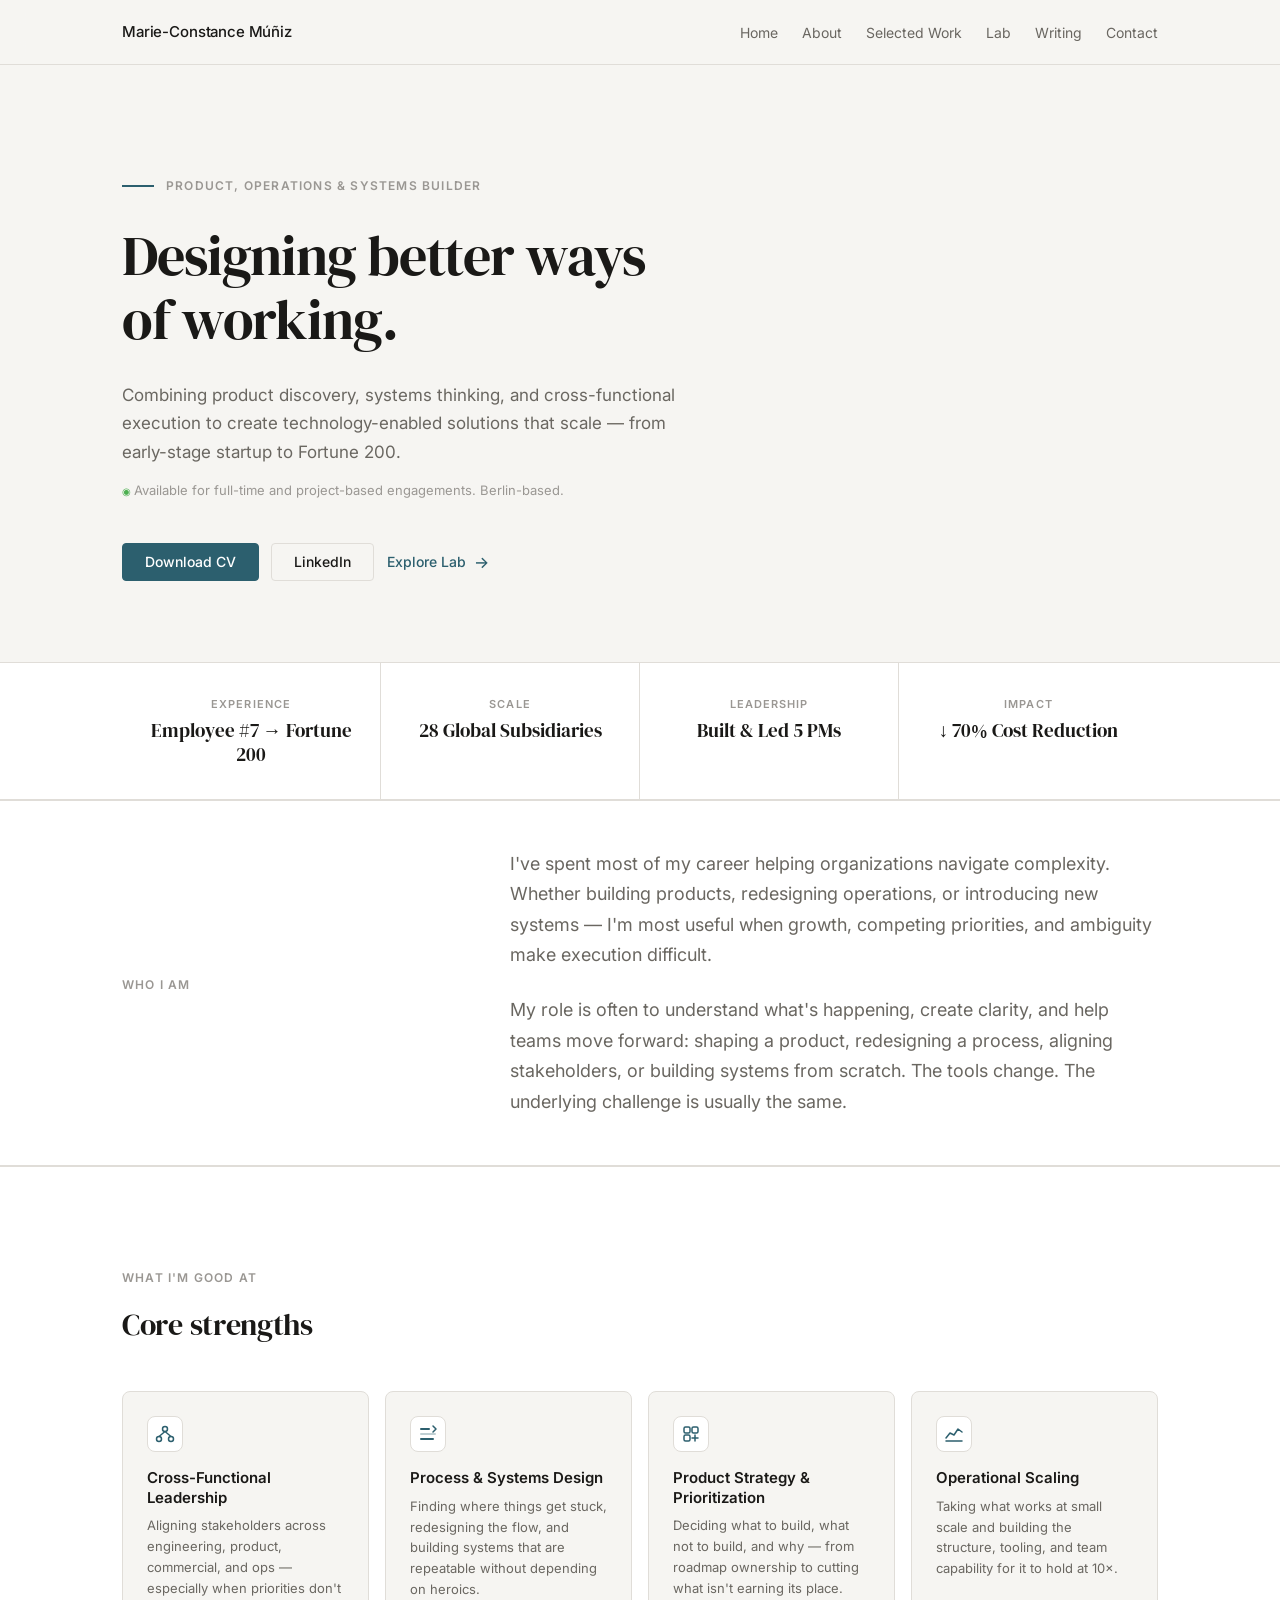
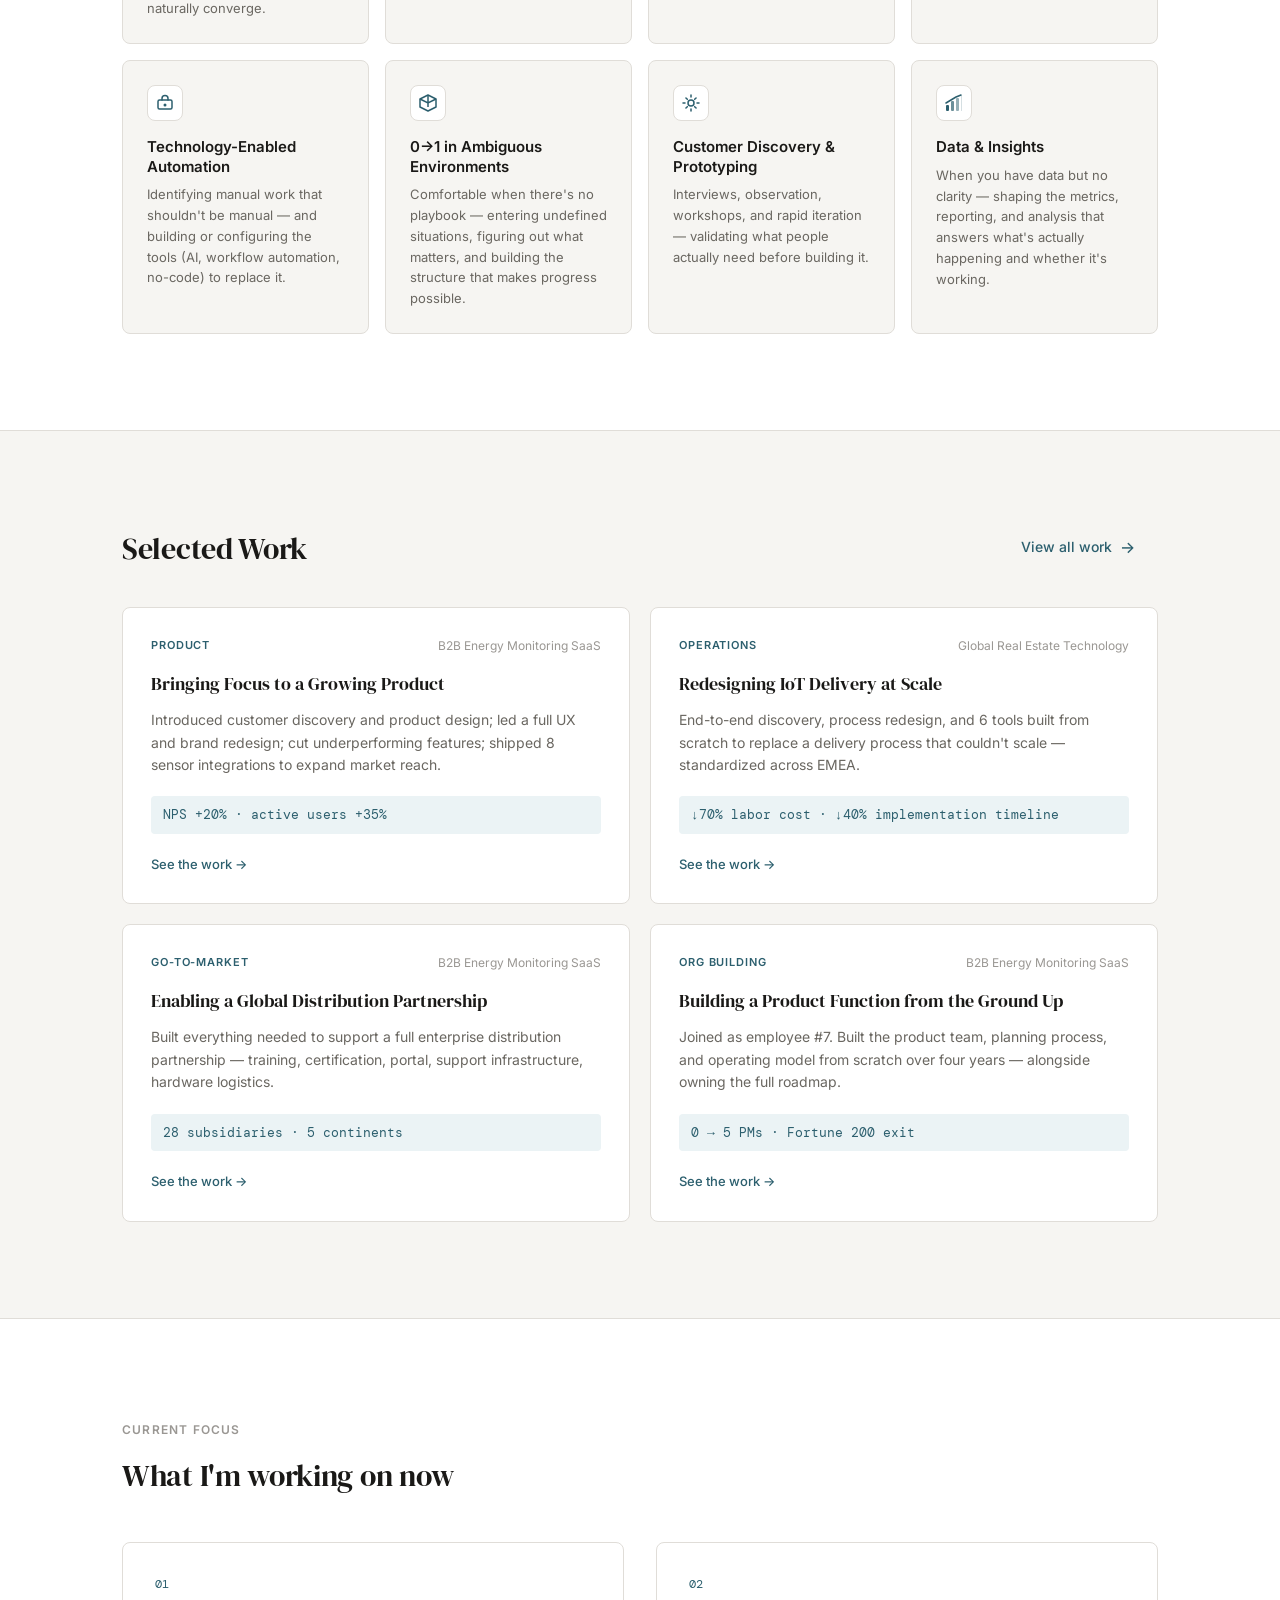
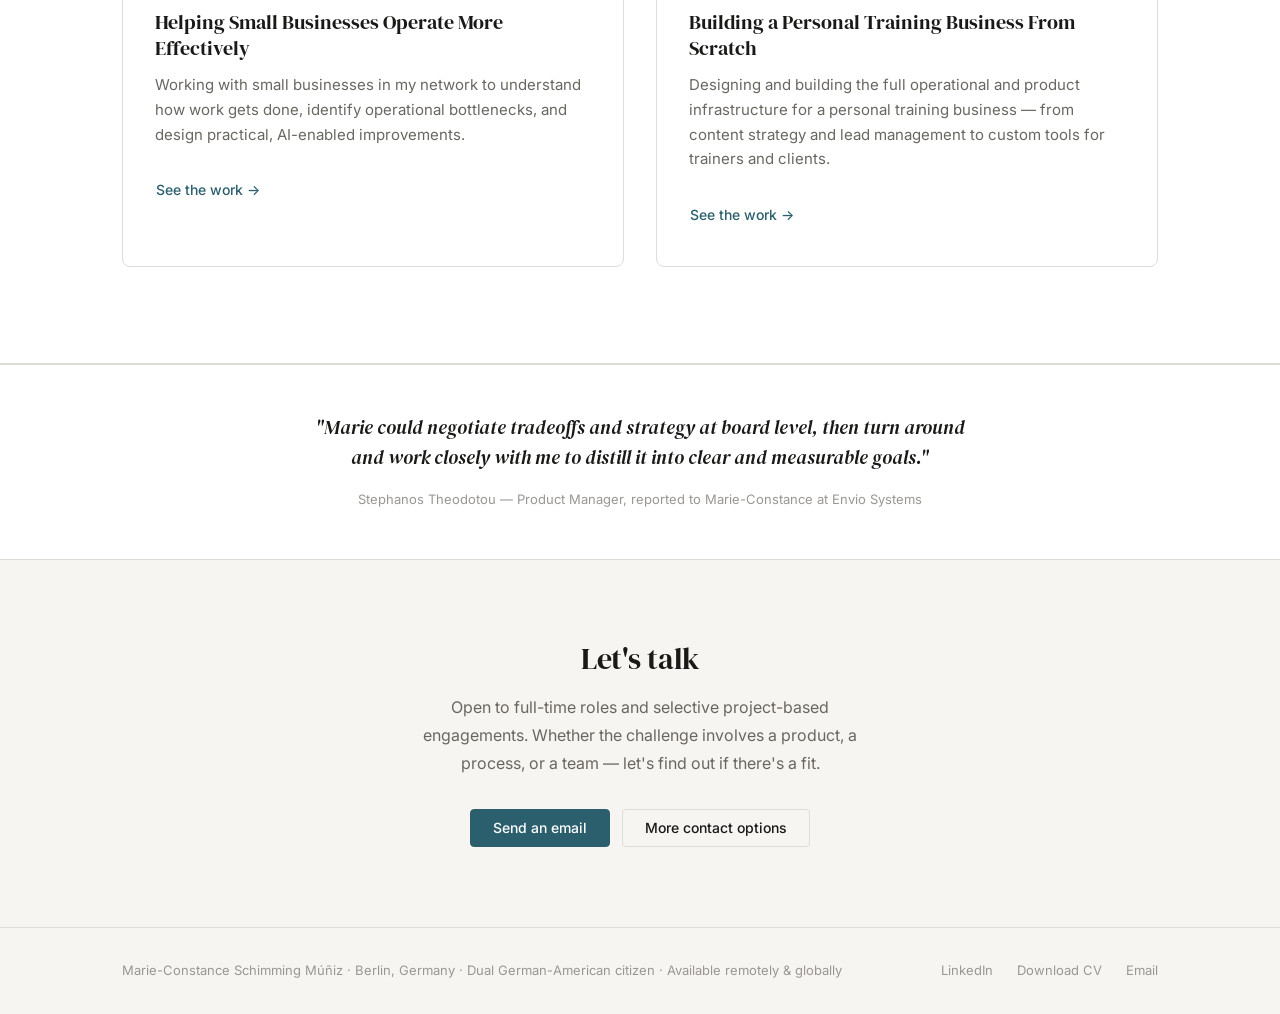
<file: index.html>
<!DOCTYPE html>
<html lang="en">
<head>
  <meta charset="UTF-8">
  <meta name="viewport" content="width=device-width, initial-scale=1.0">
  <title>Marie-Constance Schimming Múñiz — Product, Operations & Systems</title>
  <meta name="description" content="Product and operations leader with 6+ years designing better ways of working — from early-stage startup to Fortune 200. Berlin-based. Available globally.">
  <link rel="preconnect" href="https://fonts.googleapis.com">
  <link rel="preconnect" href="https://fonts.gstatic.com" crossorigin>
  <link href="https://fonts.googleapis.com/css2?family=DM+Serif+Display&family=DM+Mono:wght@400&family=Inter:wght@300;400;500;600&display=swap" rel="stylesheet">
  <link rel="icon" type="image/svg+xml" href="/assets/favicon.svg">
  <link rel="stylesheet" href="/css/style.css?v=3">
  <!-- Google tag (gtag.js) -->
  <script async src="https://www.googletagmanager.com/gtag/js?id=G-41CJMKQ3DV"></script>
  <script>
    window.dataLayer = window.dataLayer || [];
    function gtag(){dataLayer.push(arguments);}
    gtag('js', new Date());
    gtag('config', 'G-41CJMKQ3DV');
  </script>
</head>
<body>

  <!-- NAVIGATION -->
  <nav class="nav" role="navigation" aria-label="Main navigation">
    <div class="nav__inner">
      <a href="/" class="nav__name">Marie-Constance Múñiz</a>
      <button class="nav__toggle" aria-expanded="false" aria-label="Toggle menu">
        <span></span><span></span><span></span>
      </button>
      <ul class="nav__links" role="list">
        <li><a href="/" class="nav__link">Home</a></li>
        <li><a href="/about/" class="nav__link">About</a></li>
        <li><a href="/work/" class="nav__link">Selected Work</a></li>
        <li><a href="/lab/" class="nav__link">Lab</a></li>
        <li><a href="/writing/" class="nav__link">Writing</a></li>
        <li><a href="/contact/" class="nav__link">Contact</a></li>
      </ul>
    </div>
  </nav>

  <main class="page-offset">

    <!-- HERO -->
    <section class="hero">
      <div class="container">
        <div class="hero__eyebrow">
          <span class="hero__eyebrow-line"></span>
          <span class="label">Product, Operations &amp; Systems Builder</span>
        </div>
        <h1 class="display hero__headline">
          Designing better ways<br>of working.
        </h1>
        <p class="hero__subline">
          Combining product discovery, systems thinking, and cross-functional execution
          to create technology-enabled solutions that scale — from early-stage startup
          to Fortune 200.
        </p>
        <p class="hero__availability">Available for full-time and project-based engagements. Berlin-based.</p>
        <div class="hero__actions">
          <a href="assets/Marie-Constance Muniz_CV.pdf" class="btn btn--primary" download>
            Download CV
          </a>
          <a href="https://www.linkedin.com/in/marieconstancemuniz/" class="btn btn--outline" target="_blank" rel="noopener">
            LinkedIn
          </a>
          <a href="/lab/" class="btn btn--ghost">
            Explore Lab <span class="btn__arrow">→</span>
          </a>
        </div>
      </div>
    </section>

    <!-- PROOF STRIP -->
    <section style="background: var(--surface); border-top: 1px solid var(--border); border-bottom: 1px solid var(--border); padding: 0;">
      <div class="container">
        <div class="proof-strip">
          <div class="proof-strip__item">
            <span class="proof-strip__label">Experience</span>
            <span class="proof-strip__value">Employee #7 → Fortune 200</span>
          </div>
          <div class="proof-strip__item">
            <span class="proof-strip__label">Scale</span>
            <span class="proof-strip__value">28 Global Subsidiaries</span>
          </div>
          <div class="proof-strip__item">
            <span class="proof-strip__label">Leadership</span>
            <span class="proof-strip__value">Built &amp; Led 5 PMs</span>
          </div>
          <div class="proof-strip__item">
            <span class="proof-strip__label">Impact</span>
            <span class="proof-strip__value">↓ 70% Cost Reduction</span>
          </div>
        </div>
      </div>
    </section>

    <!-- WHO I AM -->
    <section class="intro section--tight">
      <div class="container">
        <div class="intro__grid">
          <div>
            <span class="label intro__label">Who I am</span>
          </div>
          <div>
            <p class="large">
              I've spent most of my career helping organizations navigate complexity.
              Whether building products, redesigning operations, or introducing new systems —
              I'm most useful when growth, competing priorities, and ambiguity make execution
              difficult.
            </p>
            <p class="large mt-3">
              My role is often to understand what's happening, create clarity, and help teams
              move forward: shaping a product, redesigning a process, aligning stakeholders,
              or building systems from scratch. The tools change. The underlying challenge
              is usually the same.
            </p>
          </div>
        </div>
      </div>
    </section>

    <!-- WHAT I'M GOOD AT -->
    <section style="background: var(--surface); border-top: 1px solid var(--border); border-bottom: 1px solid var(--border);">
      <div class="container">
        <div class="section-header">
          <span class="label">What I'm Good At</span>
          <h2 class="mt-2">Core strengths</h2>
        </div>
        <div class="strengths-grid">

          <div class="strength-card">
            <div class="strength-card__icon">
              <svg width="20" height="20" viewBox="0 0 20 20" fill="none" xmlns="http://www.w3.org/2000/svg">
                <circle cx="10" cy="5" r="2.5" stroke="#2C5F6E" stroke-width="1.5"/>
                <circle cx="4" cy="15" r="2.5" stroke="#2C5F6E" stroke-width="1.5"/>
                <circle cx="16" cy="15" r="2.5" stroke="#2C5F6E" stroke-width="1.5"/>
                <line x1="10" y1="7.5" x2="4" y2="12.5" stroke="#2C5F6E" stroke-width="1.5"/>
                <line x1="10" y1="7.5" x2="16" y2="12.5" stroke="#2C5F6E" stroke-width="1.5"/>
              </svg>
            </div>
            <div class="strength-card__title">Cross-Functional Leadership</div>
            <p class="strength-card__desc">Aligning stakeholders across engineering, product, commercial, and ops — especially when priorities don't naturally converge.</p>
          </div>

          <div class="strength-card">
            <div class="strength-card__icon">
              <svg width="20" height="20" viewBox="0 0 20 20" fill="none" xmlns="http://www.w3.org/2000/svg">
                <rect x="2" y="9" width="16" height="2" rx="1" fill="#2C5F6E" opacity="0.3"/>
                <rect x="2" y="4" width="10" height="2" rx="1" fill="#2C5F6E"/>
                <rect x="2" y="14" width="14" height="2" rx="1" fill="#2C5F6E"/>
                <path d="M15 2l3 3-3 3" stroke="#2C5F6E" stroke-width="1.5" stroke-linecap="round" stroke-linejoin="round"/>
              </svg>
            </div>
            <div class="strength-card__title">Process &amp; Systems Design</div>
            <p class="strength-card__desc">Finding where things get stuck, redesigning the flow, and building systems that are repeatable without depending on heroics.</p>
          </div>

          <div class="strength-card">
            <div class="strength-card__icon">
              <svg width="20" height="20" viewBox="0 0 20 20" fill="none" xmlns="http://www.w3.org/2000/svg">
                <rect x="3" y="3" width="6" height="6" rx="1.5" stroke="#2C5F6E" stroke-width="1.5"/>
                <rect x="11" y="3" width="6" height="6" rx="1.5" stroke="#2C5F6E" stroke-width="1.5"/>
                <rect x="3" y="11" width="6" height="6" rx="1.5" stroke="#2C5F6E" stroke-width="1.5"/>
                <path d="M14 11v6M11 14h6" stroke="#2C5F6E" stroke-width="1.5" stroke-linecap="round"/>
              </svg>
            </div>
            <div class="strength-card__title">Product Strategy &amp; Prioritization</div>
            <p class="strength-card__desc">Deciding what to build, what not to build, and why — from roadmap ownership to cutting what isn't earning its place.</p>
          </div>

          <div class="strength-card">
            <div class="strength-card__icon">
              <svg width="20" height="20" viewBox="0 0 20 20" fill="none" xmlns="http://www.w3.org/2000/svg">
                <polyline points="2,14 6,9 10,11 14,5 18,8" stroke="#2C5F6E" stroke-width="1.5" stroke-linecap="round" stroke-linejoin="round" fill="none"/>
                <line x1="2" y1="17" x2="18" y2="17" stroke="#2C5F6E" stroke-width="1.5" stroke-linecap="round"/>
              </svg>
            </div>
            <div class="strength-card__title">Operational Scaling</div>
            <p class="strength-card__desc">Taking what works at small scale and building the structure, tooling, and team capability for it to hold at 10×.</p>
          </div>

          <div class="strength-card">
            <div class="strength-card__icon">
              <svg width="20" height="20" viewBox="0 0 20 20" fill="none" xmlns="http://www.w3.org/2000/svg">
                <rect x="3" y="7" width="14" height="9" rx="1.5" stroke="#2C5F6E" stroke-width="1.5"/>
                <path d="M7 7V5.5a3 3 0 016 0V7" stroke="#2C5F6E" stroke-width="1.5" stroke-linecap="round"/>
                <circle cx="10" cy="12" r="1.5" fill="#2C5F6E"/>
              </svg>
            </div>
            <div class="strength-card__title">Technology-Enabled Automation</div>
            <p class="strength-card__desc">Identifying manual work that shouldn't be manual — and building or configuring the tools (AI, workflow automation, no-code) to replace it.</p>
          </div>

          <div class="strength-card">
            <div class="strength-card__icon">
              <svg width="20" height="20" viewBox="0 0 20 20" fill="none" xmlns="http://www.w3.org/2000/svg">
                <path d="M10 2L2 6v8l8 4 8-4V6L10 2z" stroke="#2C5F6E" stroke-width="1.5" stroke-linejoin="round"/>
                <path d="M10 2v12M2 6l8 4 8-4" stroke="#2C5F6E" stroke-width="1.5"/>
              </svg>
            </div>
            <div class="strength-card__title">0→1 in Ambiguous Environments</div>
            <p class="strength-card__desc">Comfortable when there's no playbook — entering undefined situations, figuring out what matters, and building the structure that makes progress possible.</p>
          </div>

          <div class="strength-card">
            <div class="strength-card__icon">
              <svg width="20" height="20" viewBox="0 0 20 20" fill="none" xmlns="http://www.w3.org/2000/svg">
                <circle cx="10" cy="10" r="3" stroke="#2C5F6E" stroke-width="1.5"/>
                <path d="M10 2v2M10 16v2M2 10h2M16 10h2" stroke="#2C5F6E" stroke-width="1.5" stroke-linecap="round"/>
                <path d="M4.93 4.93l1.41 1.41M13.66 13.66l1.41 1.41M4.93 15.07l1.41-1.41M13.66 6.34l1.41-1.41" stroke="#2C5F6E" stroke-width="1.5" stroke-linecap="round"/>
              </svg>
            </div>
            <div class="strength-card__title">Customer Discovery &amp; Prototyping</div>
            <p class="strength-card__desc">Interviews, observation, workshops, and rapid iteration — validating what people actually need before building it.</p>
          </div>

          <div class="strength-card">
            <div class="strength-card__icon">
              <svg width="20" height="20" viewBox="0 0 20 20" fill="none" xmlns="http://www.w3.org/2000/svg">
                <rect x="2" y="12" width="3" height="6" rx="1" fill="#2C5F6E"/>
                <rect x="7" y="8" width="3" height="10" rx="1" fill="#2C5F6E" opacity="0.7"/>
                <rect x="12" y="5" width="3" height="13" rx="1" fill="#2C5F6E" opacity="0.5"/>
                <rect x="17" y="2" width="1" height="16" rx="0.5" fill="#2C5F6E" opacity="0.2"/>
                <path d="M2 10 L7 7 L12 4 L17 2" stroke="#2C5F6E" stroke-width="1.5" stroke-linecap="round" stroke-linejoin="round"/>
              </svg>
            </div>
            <div class="strength-card__title">Data &amp; Insights</div>
            <p class="strength-card__desc">When you have data but no clarity — shaping the metrics, reporting, and analysis that answers what's actually happening and whether it's working.</p>
          </div>

        </div>
      </div>
    </section>

    <!-- SELECTED WORK PREVIEW -->
    <section>
      <div class="container">
        <div class="section-header--flex">
          <h2>Selected Work</h2>
          <a href="/work/" class="btn btn--ghost">View all work <span class="btn__arrow">→</span></a>
        </div>
        <div class="work-cards">

          <a href="/work/" class="work-card" style="text-decoration:none; color:inherit;">
            <div class="work-card__meta">
              <span class="work-card__tag">Product</span>
              <span class="work-card__company">B2B Energy Monitoring SaaS</span>
            </div>
            <div class="work-card__title">Bringing Focus to a Growing Product</div>
            <p class="work-card__desc">
              Introduced customer discovery and product design; led a full UX and brand redesign; cut underperforming features; shipped 8 sensor integrations to expand market reach.
            </p>
            <div class="work-card__metric">NPS +20% · active users +35%</div>
            <span class="work-card__link">See the work →</span>
          </a>

          <a href="/work/" class="work-card" style="text-decoration:none; color:inherit;">
            <div class="work-card__meta">
              <span class="work-card__tag">Operations</span>
              <span class="work-card__company">Global Real Estate Technology</span>
            </div>
            <div class="work-card__title">Redesigning IoT Delivery at Scale</div>
            <p class="work-card__desc">
              End-to-end discovery, process redesign, and 6 tools built from scratch to replace a delivery process that couldn't scale — standardized across EMEA.
            </p>
            <div class="work-card__metric">↓70% labor cost · ↓40% implementation timeline</div>
            <span class="work-card__link">See the work →</span>
          </a>

          <a href="/work/" class="work-card" style="text-decoration:none; color:inherit;">
            <div class="work-card__meta">
              <span class="work-card__tag">Go-to-Market</span>
              <span class="work-card__company">B2B Energy Monitoring SaaS</span>
            </div>
            <div class="work-card__title">Enabling a Global Distribution Partnership</div>
            <p class="work-card__desc">
              Built everything needed to support a full enterprise distribution partnership — training, certification, portal, support infrastructure, hardware logistics.
            </p>
            <div class="work-card__metric">28 subsidiaries · 5 continents</div>
            <span class="work-card__link">See the work →</span>
          </a>

          <a href="/work/" class="work-card" style="text-decoration:none; color:inherit;">
            <div class="work-card__meta">
              <span class="work-card__tag">Org Building</span>
              <span class="work-card__company">B2B Energy Monitoring SaaS</span>
            </div>
            <div class="work-card__title">Building a Product Function from the Ground Up</div>
            <p class="work-card__desc">
              Joined as employee #7. Built the product team, planning process, and operating model from scratch over four years — alongside owning the full roadmap.
            </p>
            <div class="work-card__metric">0 → 5 PMs · Fortune 200 exit</div>
            <span class="work-card__link">See the work →</span>
          </a>

        </div>
      </div>
    </section>

    <!-- CURRENT FOCUS -->
    <section style="background: var(--surface); border-top: 1px solid var(--border); border-bottom: 1px solid var(--border);">
      <div class="container">
        <div class="section-header">
          <span class="label">Current Focus</span>
          <h2 class="mt-2">What I'm working on now</h2>
        </div>
        <div class="focus-grid">

          <div class="focus-item">
            <span class="focus-item__number">01</span>
            <div class="focus-item__title">Helping Small Businesses Operate More Effectively</div>
            <p class="focus-item__desc">
              Working with small businesses in my network to understand how work gets done,
              identify operational bottlenecks, and design practical, AI-enabled improvements.
            </p>
            <a href="lab.html#small-business" class="btn btn--ghost mt-3" style="font-size:0.875rem;">
              See the work →
            </a>
          </div>

          <div class="focus-item">
            <span class="focus-item__number">02</span>
            <div class="focus-item__title">Building a Personal Training Business From Scratch</div>
            <p class="focus-item__desc">
              Designing and building the full operational and product infrastructure for a personal
              training business — from content strategy and lead management to custom tools for
              trainers and clients.
            </p>
            <a href="lab.html#pt-business" class="btn btn--ghost mt-3" style="font-size:0.875rem;">
              See the work →
            </a>
          </div>

        </div>
      </div>
    </section>

    <!-- TESTIMONIAL STRIP -->
    <section class="testimonial-strip">
      <div class="container">
        <blockquote class="testimonial-strip__quote">
          "Marie could negotiate tradeoffs and strategy at board level, then turn around and
          work closely with me to distill it into clear and measurable goals."
        </blockquote>
        <p class="testimonial-strip__attr">
          Stephanos Theodotou — Product Manager, reported to Marie-Constance at Envio Systems
        </p>
      </div>
    </section>

    <!-- CONTACT CTA -->
    <section class="contact-cta">
      <div class="container">
        <h2>Let's talk</h2>
        <p>
          Open to full-time roles and selective project-based engagements.
          Whether the challenge involves a product, a process, or a team — let's find out if there's a fit.
        </p>
        <div class="contact-cta__actions">
          <a href="mailto:mariecmuniz@gmail.com" class="btn btn--primary">Send an email</a>
          <a href="/contact/" class="btn btn--outline">More contact options</a>
        </div>
      </div>
    </section>

  </main>

  <!-- FOOTER -->
  <footer class="footer">
    <div class="container">
      <div class="footer__inner">
        <span class="footer__left">Marie-Constance Schimming Múñiz · Berlin, Germany · Dual German-American citizen · Available remotely &amp; globally</span>
        <div class="footer__links">
          <a href="https://www.linkedin.com/in/marieconstancemuniz/" class="footer__link" target="_blank" rel="noopener">LinkedIn</a>
          <a href="assets/Marie-Constance Muniz_CV.pdf" class="footer__link" download>Download CV</a>
          <a href="mailto:mariecmuniz@gmail.com" class="footer__link">Email</a>
        </div>
      </div>
    </div>
  </footer>

  <script src="js/main.js"></script>
</body>
</html>
</file>
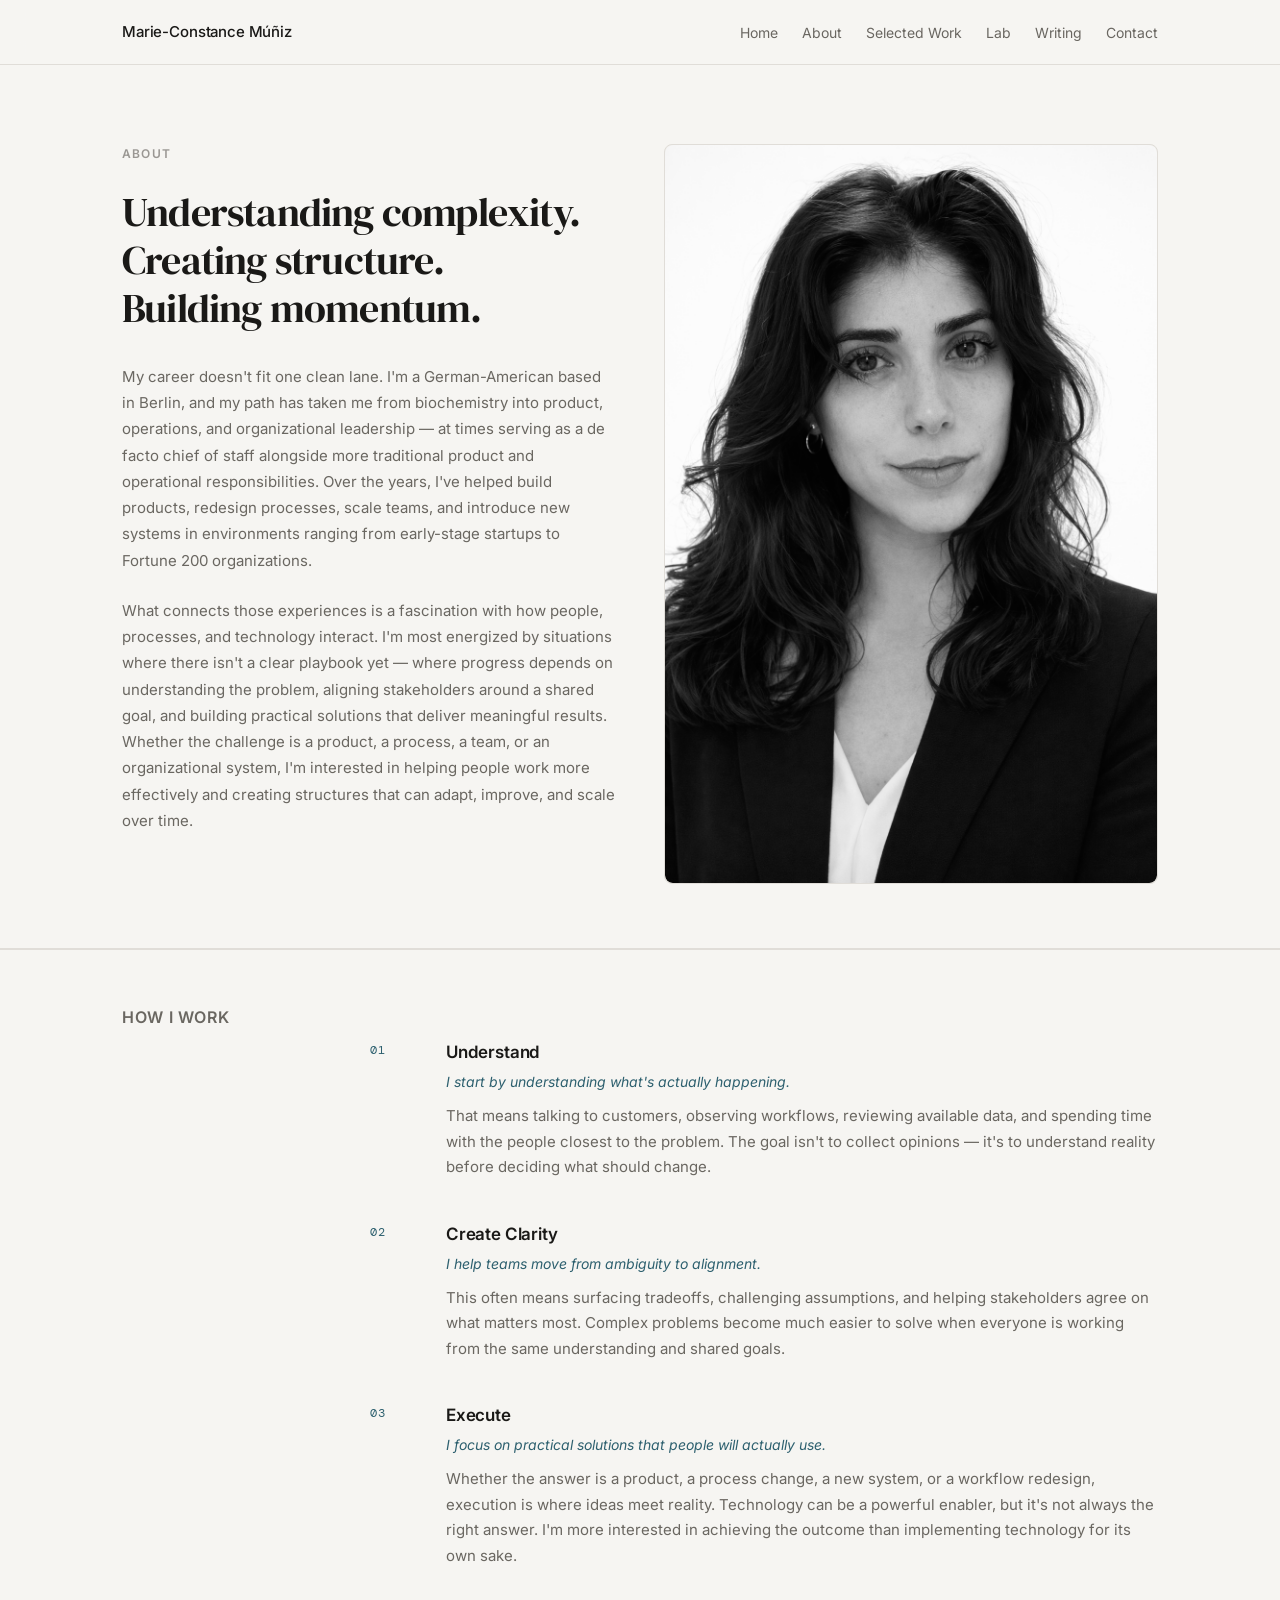
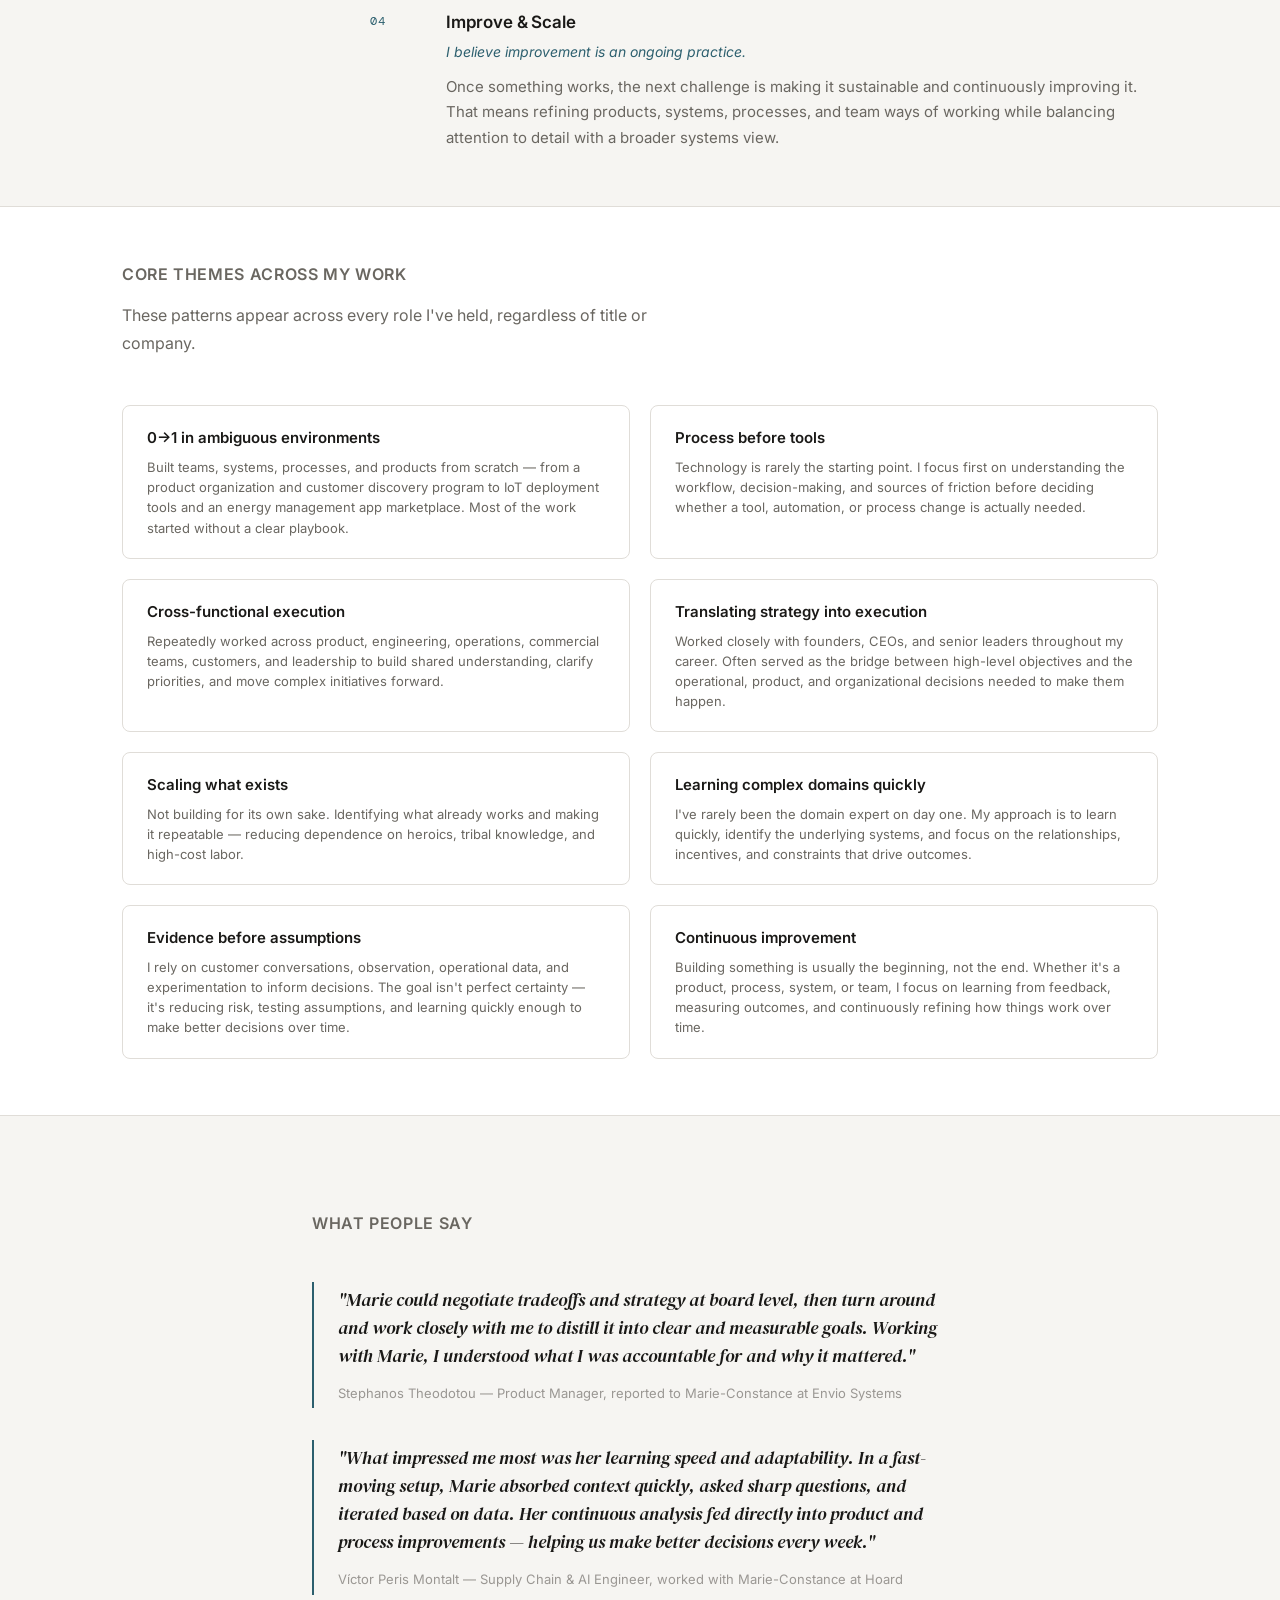
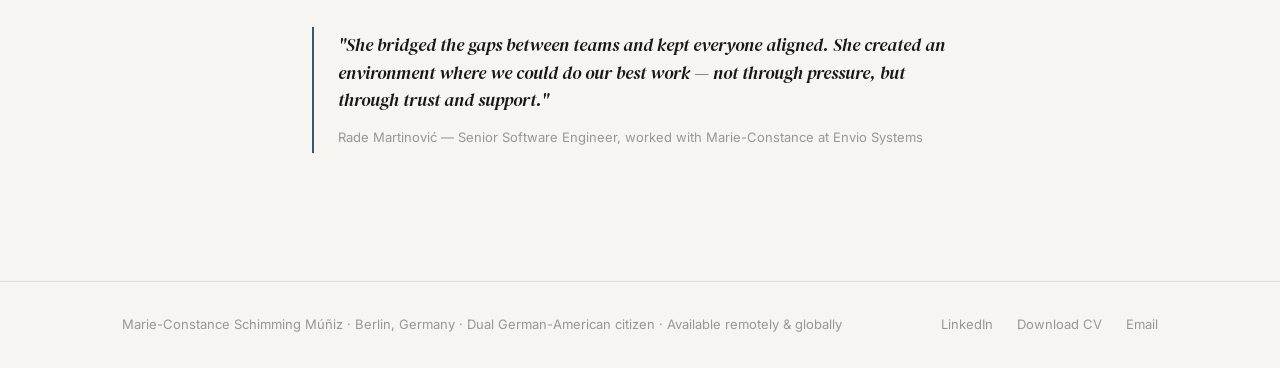
<file: about/index.html>
<!DOCTYPE html>
<html lang="en">
<head>
  <meta charset="UTF-8">
  <meta name="viewport" content="width=device-width, initial-scale=1.0">
  <title>About — Marie-Constance Schimming Múñiz</title>
  <meta name="description" content="Product and operations leader. Dual German-American citizen based in Berlin, working across the European technology ecosystem for nearly a decade.">
  <link rel="preconnect" href="https://fonts.googleapis.com">
  <link rel="preconnect" href="https://fonts.gstatic.com" crossorigin>
  <link href="https://fonts.googleapis.com/css2?family=DM+Serif+Display&family=DM+Mono:wght@400&family=Inter:wght@300;400;500;600&display=swap" rel="stylesheet">
  <link rel="icon" type="image/svg+xml" href="/assets/favicon.svg">
  <link rel="stylesheet" href="/css/style.css?v=3">
  <!-- Google tag (gtag.js) -->
  <script async src="https://www.googletagmanager.com/gtag/js?id=G-41CJMKQ3DV"></script>
  <script>
    window.dataLayer = window.dataLayer || [];
    function gtag(){dataLayer.push(arguments);}
    gtag('js', new Date());
    gtag('config', 'G-41CJMKQ3DV');
  </script>
</head>
<body>

  <nav class="nav" role="navigation" aria-label="Main navigation">
    <div class="nav__inner">
      <a href="/" class="nav__name">Marie-Constance Múñiz</a>
      <button class="nav__toggle" aria-expanded="false" aria-label="Toggle menu">
        <span></span><span></span><span></span>
      </button>
      <ul class="nav__links" role="list">
        <li><a href="/" class="nav__link">Home</a></li>
        <li><a href="/about/" class="nav__link">About</a></li>
        <li><a href="/work/" class="nav__link">Selected Work</a></li>
        <li><a href="/lab/" class="nav__link">Lab</a></li>
        <li><a href="/writing/" class="nav__link">Writing</a></li>
        <li><a href="/contact/" class="nav__link">Contact</a></li>
      </ul>
    </div>
  </nav>

  <main class="page-offset">

    <!-- ABOUT HERO -->
    <section class="about-hero">
      <div class="container">
        <div class="about-hero__grid">
          <div>
            <span class="label mb-3" style="display:block;">About</span>
            <h1>Understanding complexity.<br>Creating structure.<br>Building momentum.</h1>
            <p class="mt-4" style="font-size:0.9375rem; line-height:1.75; color:var(--text-secondary);">
              My career doesn't fit one clean lane. I'm a German-American based in Berlin,
              and my path has taken me from biochemistry into product, operations, and
              organizational leadership — at times serving as a de facto chief of staff
              alongside more traditional product and operational responsibilities. Over the
              years, I've helped build products, redesign processes, scale teams, and
              introduce new systems in environments ranging from early-stage startups to
              Fortune 200 organizations.
            </p>
            <p class="mt-3" style="font-size:0.9375rem; line-height:1.75; color:var(--text-secondary);">
              What connects those experiences is a fascination with how people, processes,
              and technology interact. I'm most energized by situations where there isn't
              a clear playbook yet — where progress depends on understanding the problem,
              aligning stakeholders around a shared goal, and building practical solutions
              that deliver meaningful results. Whether the challenge is a product, a process,
              a team, or an organizational system, I'm interested in helping people work
              more effectively and creating structures that can adapt, improve, and scale
              over time.
            </p>
          </div>
          <div>
            <div class="about-hero__photo">
              <img src="/assets/marie_photo.jpg" alt="Marie-Constance Múñiz" style="width:100%; height:100%; object-fit:cover; border-radius:var(--radius);">
            </div>
          </div>
        </div>
      </div>
    </section>

    <div class="divider"></div>

    <!-- HOW I WORK -->
    <section class="about-section">
      <div class="container">
        <div class="about-section__grid">
          <div>
            <h3>How I Work</h3>
          </div>
          <div>
            <div class="how-i-work">

              <div class="how-i-work__step">
                <span class="how-i-work__number">01</span>
                <div class="how-i-work__content">
                  <div class="how-i-work__title">Understand</div>
                  <div class="how-i-work__subtitle">I start by understanding what's actually happening.</div>
                  <p class="how-i-work__body">That means talking to customers, observing workflows, reviewing available data, and spending time with the people closest to the problem. The goal isn't to collect opinions — it's to understand reality before deciding what should change.</p>
                </div>
              </div>

              <div class="how-i-work__step">
                <span class="how-i-work__number">02</span>
                <div class="how-i-work__content">
                  <div class="how-i-work__title">Create Clarity</div>
                  <div class="how-i-work__subtitle">I help teams move from ambiguity to alignment.</div>
                  <p class="how-i-work__body">This often means surfacing tradeoffs, challenging assumptions, and helping stakeholders agree on what matters most. Complex problems become much easier to solve when everyone is working from the same understanding and shared goals.</p>
                </div>
              </div>

              <div class="how-i-work__step">
                <span class="how-i-work__number">03</span>
                <div class="how-i-work__content">
                  <div class="how-i-work__title">Execute</div>
                  <div class="how-i-work__subtitle">I focus on practical solutions that people will actually use.</div>
                  <p class="how-i-work__body">Whether the answer is a product, a process change, a new system, or a workflow redesign, execution is where ideas meet reality. Technology can be a powerful enabler, but it's not always the right answer. I'm more interested in achieving the outcome than implementing technology for its own sake.</p>
                </div>
              </div>

              <div class="how-i-work__step">
                <span class="how-i-work__number">04</span>
                <div class="how-i-work__content">
                  <div class="how-i-work__title">Improve &amp; Scale</div>
                  <div class="how-i-work__subtitle">I believe improvement is an ongoing practice.</div>
                  <p class="how-i-work__body">Once something works, the next challenge is making it sustainable and continuously improving it. That means refining products, systems, processes, and team ways of working while balancing attention to detail with a broader systems view.</p>
                </div>
              </div>

            </div>
          </div>
        </div>
      </div>
    </section>

    <!-- CORE THEMES -->
    <section class="about-section" style="background: var(--surface); border-top: 1px solid var(--border); border-bottom: 1px solid var(--border);">
      <div class="container">
        <div class="section-header">
          <h3>Core Themes Across My Work</h3>
          <p class="mt-2" style="max-width: 560px;">
            These patterns appear across every role I've held, regardless of title or company.
          </p>
        </div>
        <div class="about-themes">

          <div class="theme-item">
            <div class="theme-item__title">0→1 in ambiguous environments</div>
            <div class="theme-item__desc">Built teams, systems, processes, and products from scratch — from a product organization and customer discovery program to IoT deployment tools and an energy management app marketplace. Most of the work started without a clear playbook.</div>
          </div>

          <div class="theme-item">
            <div class="theme-item__title">Process before tools</div>
            <div class="theme-item__desc">Technology is rarely the starting point. I focus first on understanding the workflow, decision-making, and sources of friction before deciding whether a tool, automation, or process change is actually needed.</div>
          </div>

          <div class="theme-item">
            <div class="theme-item__title">Cross-functional execution</div>
            <div class="theme-item__desc">Repeatedly worked across product, engineering, operations, commercial teams, customers, and leadership to build shared understanding, clarify priorities, and move complex initiatives forward.</div>
          </div>

          <div class="theme-item">
            <div class="theme-item__title">Translating strategy into execution</div>
            <div class="theme-item__desc">Worked closely with founders, CEOs, and senior leaders throughout my career. Often served as the bridge between high-level objectives and the operational, product, and organizational decisions needed to make them happen.</div>
          </div>

          <div class="theme-item">
            <div class="theme-item__title">Scaling what exists</div>
            <div class="theme-item__desc">Not building for its own sake. Identifying what already works and making it repeatable — reducing dependence on heroics, tribal knowledge, and high-cost labor.</div>
          </div>

          <div class="theme-item">
            <div class="theme-item__title">Learning complex domains quickly</div>
            <div class="theme-item__desc">I've rarely been the domain expert on day one. My approach is to learn quickly, identify the underlying systems, and focus on the relationships, incentives, and constraints that drive outcomes.</div>
          </div>

          <div class="theme-item">
            <div class="theme-item__title">Evidence before assumptions</div>
            <div class="theme-item__desc">I rely on customer conversations, observation, operational data, and experimentation to inform decisions. The goal isn't perfect certainty — it's reducing risk, testing assumptions, and learning quickly enough to make better decisions over time.</div>
          </div>

          <div class="theme-item">
            <div class="theme-item__title">Continuous improvement</div>
            <div class="theme-item__desc">Building something is usually the beginning, not the end. Whether it's a product, process, system, or team, I focus on learning from feedback, measuring outcomes, and continuously refining how things work over time.</div>
          </div>

        </div>
      </div>
    </section>

    <!-- RECOMMENDATIONS -->
    <section>
      <div class="container--narrow">
        <div class="section-header">
          <h3>What People Say</h3>
        </div>

        <div class="pull-quote">
          <p class="pull-quote__text">
            "Marie could negotiate tradeoffs and strategy at board level, then turn
            around and work closely with me to distill it into clear and measurable
            goals. Working with Marie, I understood what I was accountable for and
            why it mattered."
          </p>
          <p class="pull-quote__attribution">
            Stephanos Theodotou — Product Manager, reported to Marie-Constance at Envio Systems
          </p>
        </div>

        <div class="pull-quote mt-4">
          <p class="pull-quote__text">
            "What impressed me most was her learning speed and adaptability. In a
            fast-moving setup, Marie absorbed context quickly, asked sharp questions,
            and iterated based on data. Her continuous analysis fed directly into
            product and process improvements — helping us make better decisions
            every week."
          </p>
          <p class="pull-quote__attribution">
            Víctor Peris Montalt — Supply Chain &amp; AI Engineer, worked with Marie-Constance at Hoard
          </p>
        </div>

        <div class="pull-quote mt-4">
          <p class="pull-quote__text">
            "She bridged the gaps between teams and kept everyone aligned. She created an
            environment where we could do our best work — not through pressure, but
            through trust and support."
          </p>
          <p class="pull-quote__attribution">
            Rade Martinović — Senior Software Engineer, worked with Marie-Constance at Envio Systems
          </p>
        </div>
      </div>
    </section>

  </main>

  <footer class="footer">
    <div class="container">
      <div class="footer__inner">
        <span class="footer__left">Marie-Constance Schimming Múñiz · Berlin, Germany · Dual German-American citizen · Available remotely &amp; globally</span>
        <div class="footer__links">
          <a href="https://www.linkedin.com/in/marieconstancemuniz/" class="footer__link" target="_blank" rel="noopener">LinkedIn</a>
          <a href="/assets/Marie-Constance Muniz_CV.pdf" class="footer__link" download>Download CV</a>
          <a href="mailto:mariecmuniz@gmail.com" class="footer__link">Email</a>
        </div>
      </div>
    </div>
  </footer>

  <script src="/js/main.js"></script>
</body>
</html>
</file>
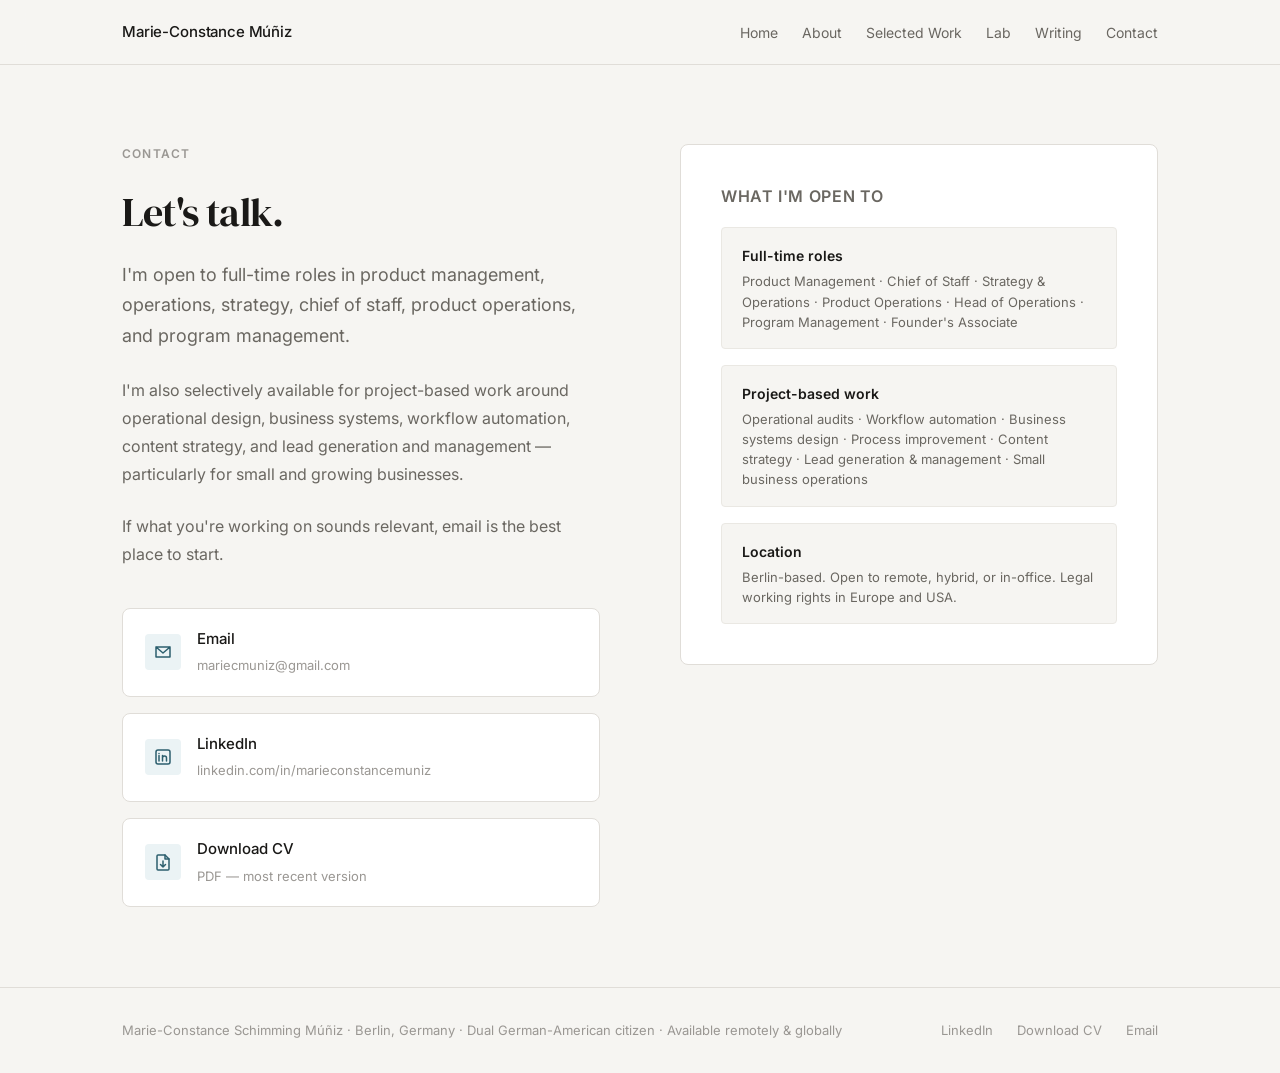
<file: contact/index.html>
<!DOCTYPE html>
<html lang="en">
<head>
  <meta charset="UTF-8">
  <meta name="viewport" content="width=device-width, initial-scale=1.0">
  <title>Contact — Marie-Constance Schimming Múñiz</title>
  <meta name="description" content="Get in touch with Marie-Constance Schimming Múñiz — product and operations leader based in Berlin, available globally.">
  <link rel="preconnect" href="https://fonts.googleapis.com">
  <link rel="preconnect" href="https://fonts.gstatic.com" crossorigin>
  <link href="https://fonts.googleapis.com/css2?family=DM+Serif+Display&family=DM+Mono:wght@400&family=Inter:wght@300;400;500;600&display=swap" rel="stylesheet">
  <link rel="icon" type="image/svg+xml" href="/assets/favicon.svg">
  <link rel="stylesheet" href="/css/style.css?v=3">
  <!-- Google tag (gtag.js) -->
  <script async src="https://www.googletagmanager.com/gtag/js?id=G-41CJMKQ3DV"></script>
  <script>
    window.dataLayer = window.dataLayer || [];
    function gtag(){dataLayer.push(arguments);}
    gtag('js', new Date());
    gtag('config', 'G-41CJMKQ3DV');
  </script>
</head>
<body>

  <nav class="nav" role="navigation" aria-label="Main navigation">
    <div class="nav__inner">
      <a href="/" class="nav__name">Marie-Constance Múñiz</a>
      <button class="nav__toggle" aria-expanded="false" aria-label="Toggle menu">
        <span></span><span></span><span></span>
      </button>
      <ul class="nav__links" role="list">
        <li><a href="/" class="nav__link">Home</a></li>
        <li><a href="/about/" class="nav__link">About</a></li>
        <li><a href="/work/" class="nav__link">Selected Work</a></li>
        <li><a href="/lab/" class="nav__link">Lab</a></li>
        <li><a href="/writing/" class="nav__link">Writing</a></li>
        <li><a href="/contact/" class="nav__link">Contact</a></li>
      </ul>
    </div>
  </nav>

  <main class="page-offset">
    <section class="contact-page">
      <div class="container">
        <div class="contact-page__grid">

          <div>
            <span class="label mb-3" style="display:block;">Contact</span>
            <h1>Let's talk.</h1>
            <p class="large mt-3">
              I'm open to full-time roles in product management, operations, strategy,
              chief of staff, product operations, and program management.
            </p>
            <p class="mt-3">
              I'm also selectively available for project-based work around operational
              design, business systems, workflow automation, content strategy, and
              lead generation and management — particularly for small and growing businesses.
            </p>
            <p class="mt-3">
              If what you're working on sounds relevant, email is the best place to start.
            </p>

            <div class="contact-links">

              <a href="mailto:mariecmuniz@gmail.com" class="contact-link">
                <div class="contact-link__icon">
                  <svg width="18" height="18" viewBox="0 0 18 18" fill="none" xmlns="http://www.w3.org/2000/svg">
                    <path d="M2 4h14v10H2V4zm0 0l7 6 7-6" stroke="#2C5F6E" stroke-width="1.5" stroke-linecap="round" stroke-linejoin="round"/>
                  </svg>
                </div>
                <div class="contact-link__text">
                  <strong>Email</strong>
                  <span>mariecmuniz@gmail.com</span>
                </div>
              </a>

              <a href="https://www.linkedin.com/in/marieconstancemuniz/" class="contact-link" target="_blank" rel="noopener">
                <div class="contact-link__icon">
                  <svg width="18" height="18" viewBox="0 0 18 18" fill="none" xmlns="http://www.w3.org/2000/svg">
                    <rect x="2" y="2" width="14" height="14" rx="2" stroke="#2C5F6E" stroke-width="1.5"/>
                    <path d="M5 7.5V13M5 5.5V5.51M8.5 13V10c0-1.1.9-2 2-2s2 .9 2 2v3M8.5 7.5V13" stroke="#2C5F6E" stroke-width="1.5" stroke-linecap="round"/>
                  </svg>
                </div>
                <div class="contact-link__text">
                  <strong>LinkedIn</strong>
                  <span>linkedin.com/in/marieconstancemuniz</span>
                </div>
              </a>

              <a href="/assets/Marie-Constance Muniz_CV.pdf" class="contact-link" download>
                <div class="contact-link__icon">
                  <svg width="18" height="18" viewBox="0 0 18 18" fill="none" xmlns="http://www.w3.org/2000/svg">
                    <path d="M4 2h7l4 4v10a1 1 0 01-1 1H4a1 1 0 01-1-1V3a1 1 0 011-1z" stroke="#2C5F6E" stroke-width="1.5" stroke-linecap="round" stroke-linejoin="round"/>
                    <path d="M11 2v4h4M9 8v6M6.5 11.5L9 14l2.5-2.5" stroke="#2C5F6E" stroke-width="1.5" stroke-linecap="round" stroke-linejoin="round"/>
                  </svg>
                </div>
                <div class="contact-link__text">
                  <strong>Download CV</strong>
                  <span>PDF — most recent version</span>
                </div>
              </a>

            </div>
          </div>

          <div>
            <div style="padding: 2.5rem; background: var(--surface); border: 1px solid var(--border); border-radius: var(--radius);">
              <h3 style="margin-bottom: 1.25rem;">What I'm open to</h3>

              <div style="display: flex; flex-direction: column; gap: 1rem;">
                <div style="padding: 1rem 1.25rem; border: 1px solid var(--border-light); border-radius: var(--radius-sm); background: var(--bg);">
                  <div style="font-size: 0.875rem; font-weight: 600; color: var(--text); margin-bottom: 0.25rem;">Full-time roles</div>
                  <div style="font-size: 0.8125rem; color: var(--text-secondary); line-height: 1.55;">Product Management · Chief of Staff · Strategy &amp; Operations · Product Operations · Head of Operations · Program Management · Founder's Associate</div>
                </div>
                <div style="padding: 1rem 1.25rem; border: 1px solid var(--border-light); border-radius: var(--radius-sm); background: var(--bg);">
                  <div style="font-size: 0.875rem; font-weight: 600; color: var(--text); margin-bottom: 0.25rem;">Project-based work</div>
                  <div style="font-size: 0.8125rem; color: var(--text-secondary); line-height: 1.55;">Operational audits · Workflow automation · Business systems design · Process improvement · Content strategy · Lead generation &amp; management · Small business operations</div>
                </div>
                <div style="padding: 1rem 1.25rem; border: 1px solid var(--border-light); border-radius: var(--radius-sm); background: var(--bg);">
                  <div style="font-size: 0.875rem; font-weight: 600; color: var(--text); margin-bottom: 0.25rem;">Location</div>
                  <div style="font-size: 0.8125rem; color: var(--text-secondary); line-height: 1.55;">Berlin-based. Open to remote, hybrid, or in-office. Legal working rights in Europe and USA.</div>
                </div>
              </div>
            </div>
          </div>

        </div>
      </div>
    </section>
  </main>

  <footer class="footer">
    <div class="container">
      <div class="footer__inner">
        <span class="footer__left">Marie-Constance Schimming Múñiz · Berlin, Germany · Dual German-American citizen · Available remotely &amp; globally</span>
        <div class="footer__links">
          <a href="https://www.linkedin.com/in/marieconstancemuniz/" class="footer__link" target="_blank" rel="noopener">LinkedIn</a>
          <a href="/assets/Marie-Constance Muniz_CV.pdf" class="footer__link" download>Download CV</a>
          <a href="mailto:mariecmuniz@gmail.com" class="footer__link">Email</a>
        </div>
      </div>
    </div>
  </footer>

  <script src="/js/main.js"></script>
</body>
</html>
</file>
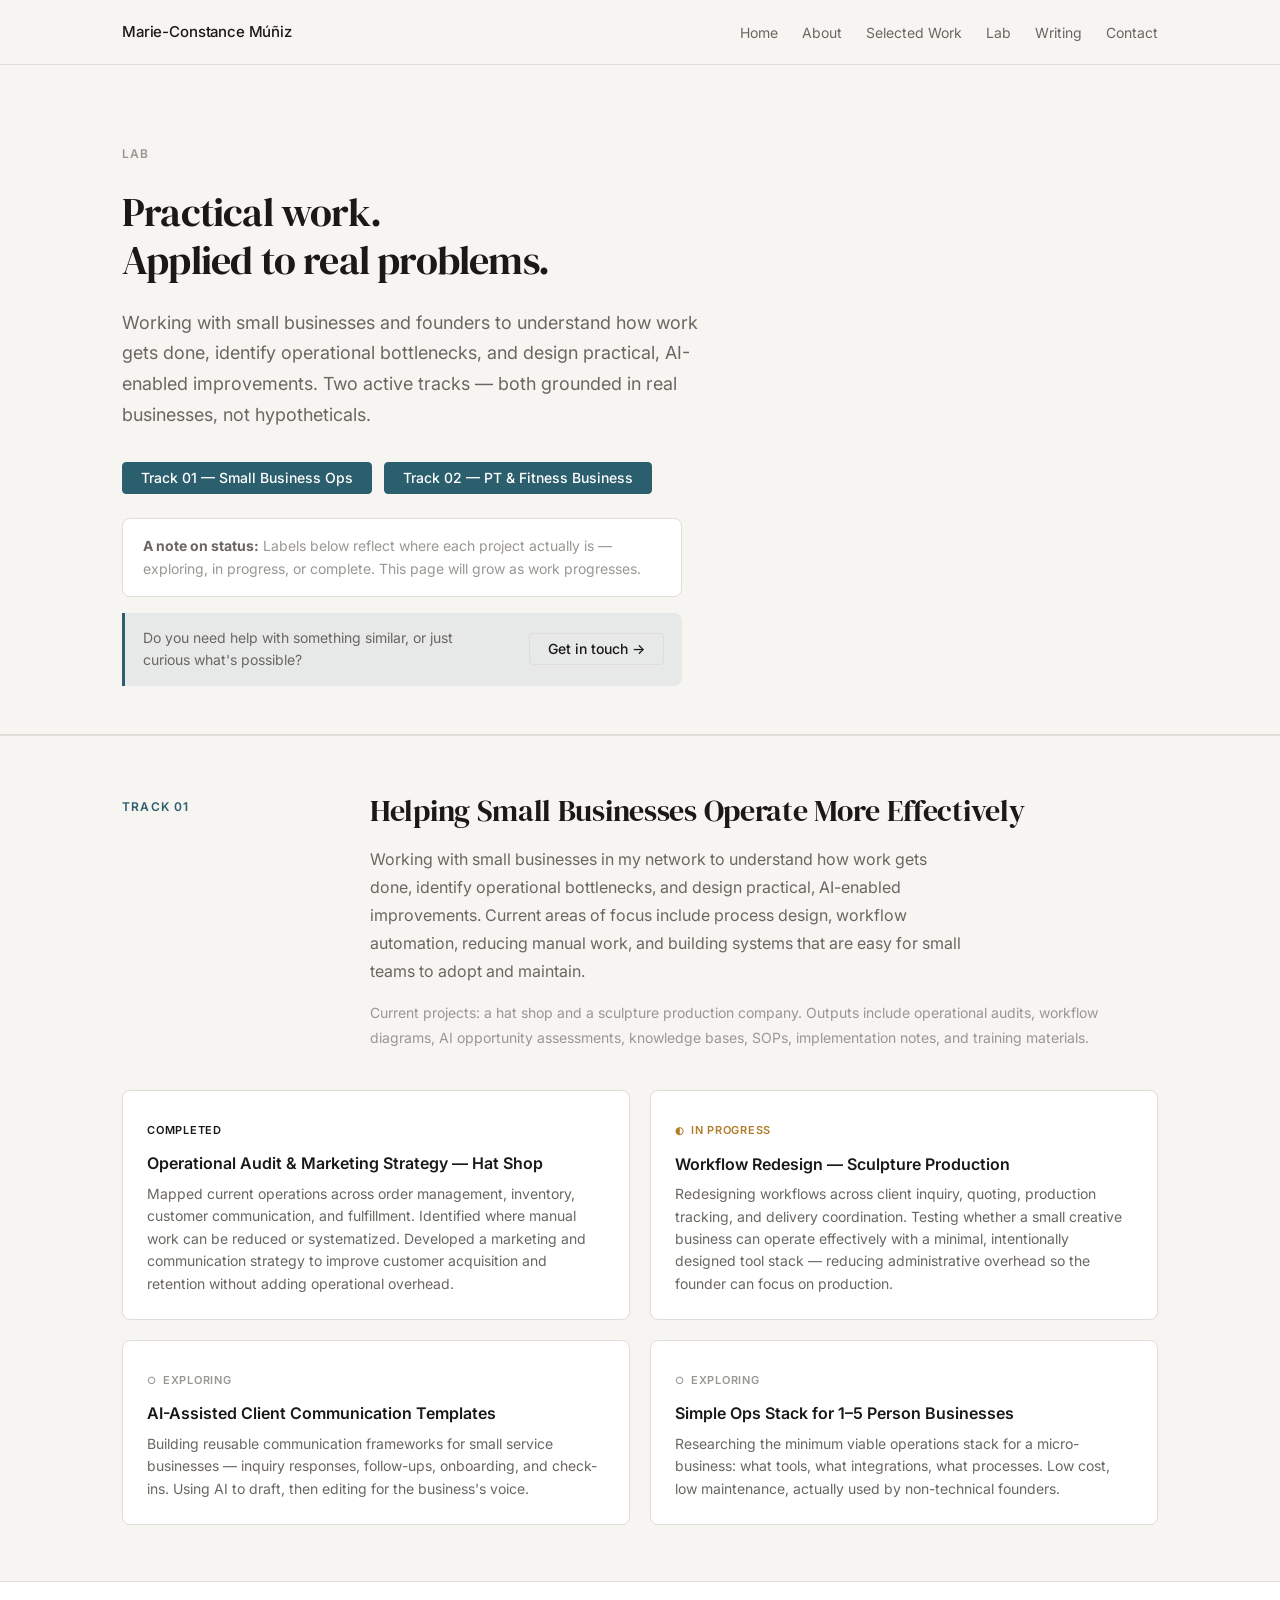
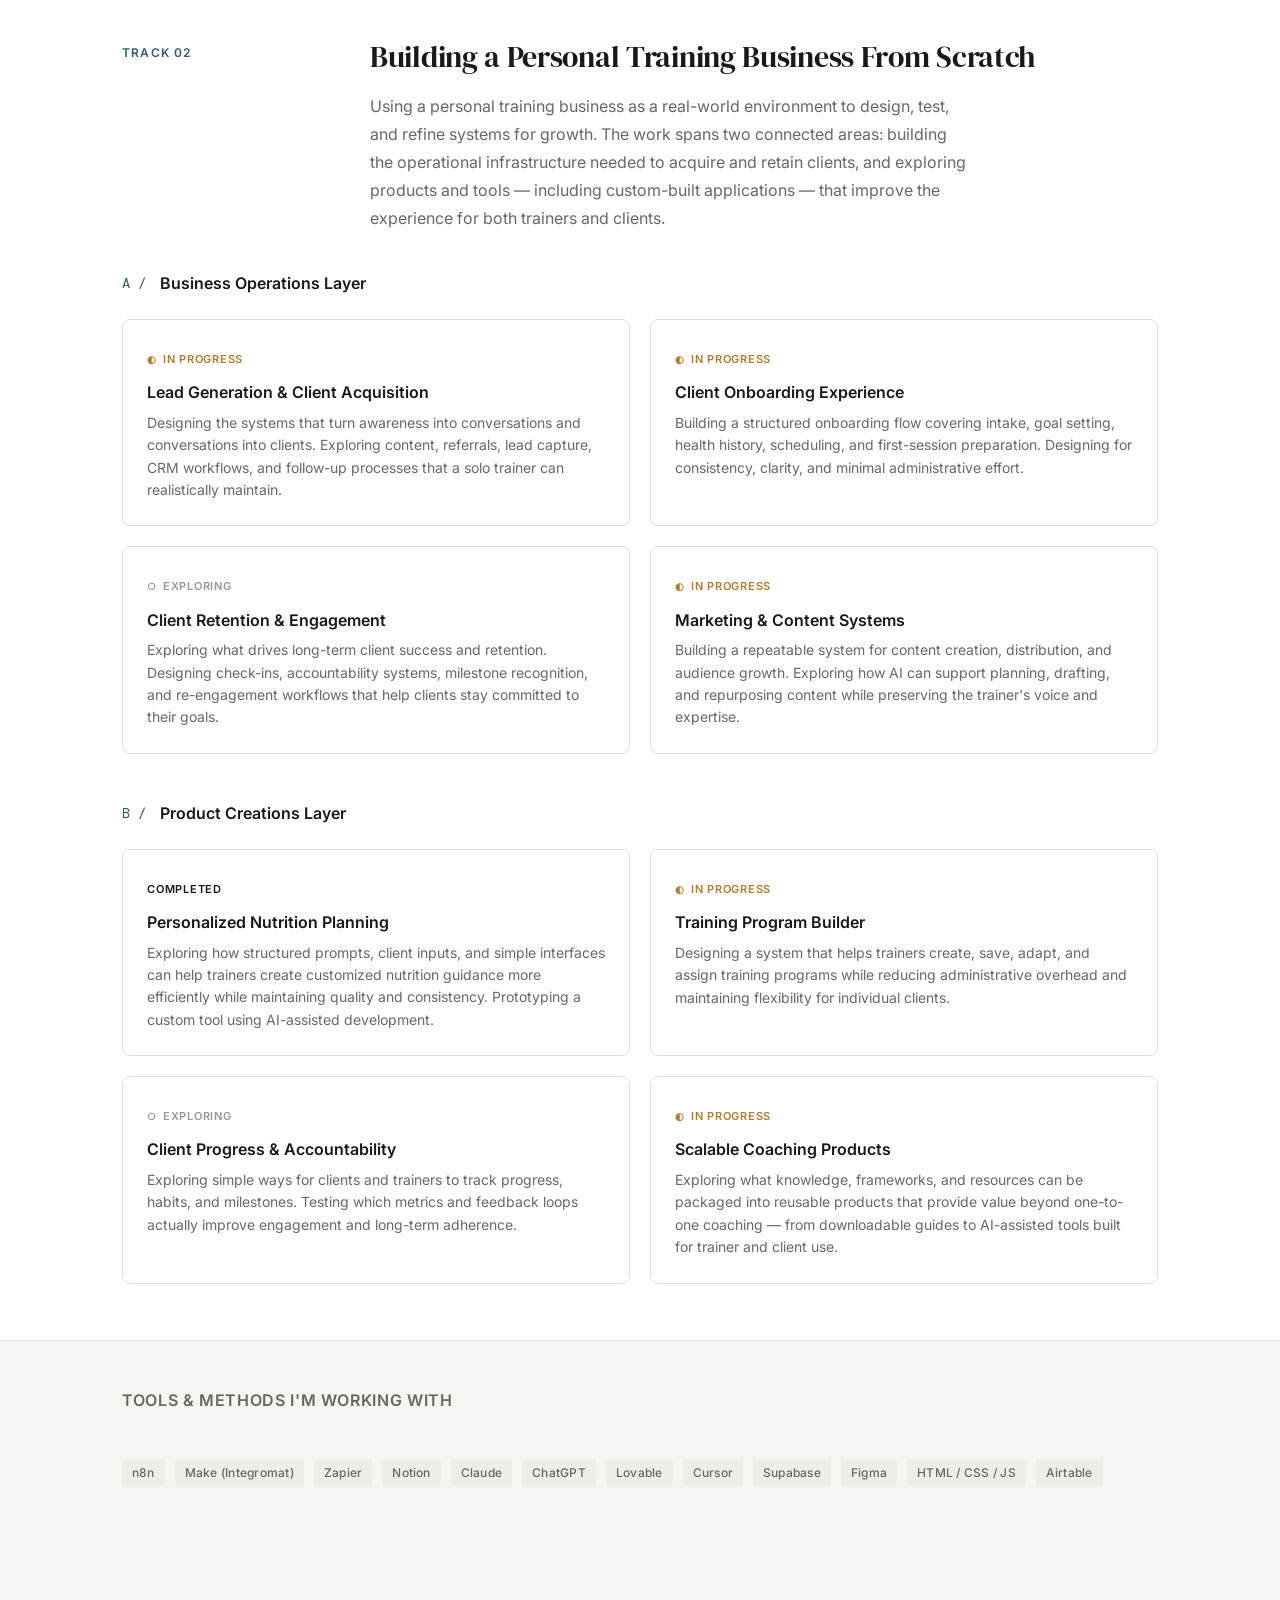
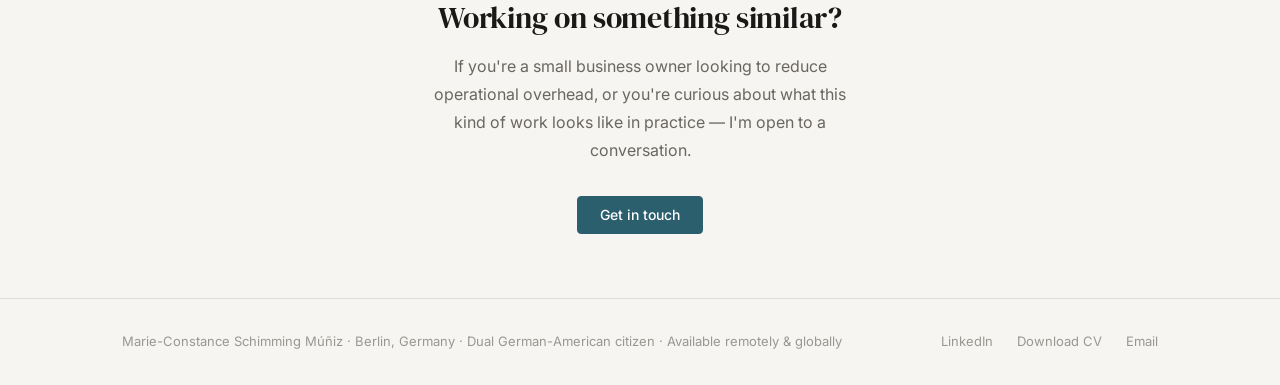
<file: lab/index.html>
<!DOCTYPE html>
<html lang="en">
<head>
  <meta charset="UTF-8">
  <meta name="viewport" content="width=device-width, initial-scale=1.0">
  <title>Lab — Marie-Constance Schimming Múñiz</title>
  <meta name="description" content="Practical work in progress: AI-enabled business operations, workflow automation, and product creation for small businesses.">
  <link rel="preconnect" href="https://fonts.googleapis.com">
  <link rel="preconnect" href="https://fonts.gstatic.com" crossorigin>
  <link href="https://fonts.googleapis.com/css2?family=DM+Serif+Display&family=DM+Mono:wght@400&family=Inter:wght@300;400;500;600&display=swap" rel="stylesheet">
  <link rel="icon" type="image/svg+xml" href="/assets/favicon.svg">
  <link rel="stylesheet" href="/css/style.css?v=3">
  <!-- Google tag (gtag.js) -->
  <script async src="https://www.googletagmanager.com/gtag/js?id=G-41CJMKQ3DV"></script>
  <script>
    window.dataLayer = window.dataLayer || [];
    function gtag(){dataLayer.push(arguments);}
    gtag('js', new Date());
    gtag('config', 'G-41CJMKQ3DV');
  </script>
</head>
<body>

  <nav class="nav" role="navigation" aria-label="Main navigation">
    <div class="nav__inner">
      <a href="/" class="nav__name">Marie-Constance Múñiz</a>
      <button class="nav__toggle" aria-expanded="false" aria-label="Toggle menu">
        <span></span><span></span><span></span>
      </button>
      <ul class="nav__links" role="list">
        <li><a href="/" class="nav__link">Home</a></li>
        <li><a href="/about/" class="nav__link">About</a></li>
        <li><a href="/work/" class="nav__link">Selected Work</a></li>
        <li><a href="/lab/" class="nav__link">Lab</a></li>
        <li><a href="/writing/" class="nav__link">Writing</a></li>
        <li><a href="/contact/" class="nav__link">Contact</a></li>
      </ul>
    </div>
  </nav>

  <main class="page-offset">

    <section class="lab-hero">
      <div class="container">
        <span class="label mb-3" style="display:block;">Lab</span>
        <h1 style="max-width:560px;">Practical work.<br>Applied to real problems.</h1>
        <p class="large mt-3" style="max-width:600px; color: var(--text-secondary);">
          Working with small businesses and founders to understand how work gets done, identify
          operational bottlenecks, and design practical, AI-enabled improvements. Two active
          tracks — both grounded in real businesses, not hypotheticals.
        </p>
        <div style="margin-top: 2rem; display: flex; gap: 0.75rem; flex-wrap: wrap;">
          <a href="#small-business" class="btn btn--primary" style="font-size:0.875rem; padding: 0.5rem 1.125rem;">Track 01 — Small Business Ops</a>
          <a href="#pt-business" class="btn btn--primary" style="font-size:0.875rem; padding: 0.5rem 1.125rem;">Track 02 — PT &amp; Fitness Business</a>
        </div>
        <div style="margin-top: 1.5rem; padding: 1rem 1.25rem; background: var(--surface); border: 1px solid var(--border); border-radius: var(--radius); max-width: 560px;">
          <p class="small" style="color: var(--text-muted); line-height: 1.6;">
            <strong style="color: var(--text-secondary);">A note on status:</strong>
            Labels below reflect where each project actually is — exploring, in progress, or complete.
            This page will grow as work progresses.
          </p>
        </div>
        <div style="margin-top: 1rem; max-width: 560px; display: flex; justify-content: space-between; align-items: center; gap: 1rem; flex-wrap: wrap; padding: 0.875rem 1.125rem; border-left: 3px solid var(--accent); background: color-mix(in srgb, var(--accent) 8%, transparent); border-radius: 0 var(--radius) var(--radius) 0;">
          <p class="small" style="color: var(--text-secondary); line-height: 1.6; max-width: 340px; margin: 0;">Do you need help with something similar, or just curious what's possible?</p>
          <a href="mailto:mariecmuniz@gmail.com" class="btn btn--outline" style="font-size:0.875rem; padding: 0.5rem 1.125rem; white-space: nowrap;">Get in touch →</a>
        </div>
      </div>
    </section>

    <div class="divider"></div>

    <!-- TRACK 1 -->
    <section class="lab-track" id="small-business">
      <div class="container">
        <div class="lab-track__header">
          <div>
            <span class="label" style="color: var(--accent);">Track 01</span>
          </div>
          <div>
            <h2>Helping Small Businesses Operate More Effectively</h2>
            <p class="mt-2" style="max-width: 600px;">
              Working with small businesses in my network to understand how work gets done,
              identify operational bottlenecks, and design practical, AI-enabled improvements.
              Current areas of focus include process design, workflow automation, reducing manual
              work, and building systems that are easy for small teams to adopt and maintain.
            </p>
            <p class="mt-2" style="font-size: 0.875rem; color: var(--text-muted);">
              Current projects: a hat shop and a sculpture production company.
              Outputs include operational audits, workflow diagrams, AI opportunity assessments,
              knowledge bases, SOPs, implementation notes, and training materials.
            </p>
          </div>
        </div>

        <div class="lab-projects">

          <div class="lab-card">
            <div class="lab-card__status lab-card__status--complete">Completed</div>
            <div class="lab-card__title">Operational Audit &amp; Marketing Strategy — Hat Shop</div>
            <p class="lab-card__desc">
              Mapped current operations across order management, inventory, customer
              communication, and fulfillment. Identified where manual work can be reduced
              or systematized. Developed a marketing and communication strategy to improve
              customer acquisition and retention without adding operational overhead.
            </p>
          </div>

          <div class="lab-card">
            <div class="lab-card__status lab-card__status--progress">In Progress</div>
            <div class="lab-card__title">Workflow Redesign — Sculpture Production</div>
            <p class="lab-card__desc">
              Redesigning workflows across client inquiry, quoting, production tracking,
              and delivery coordination. Testing whether a small creative business can
              operate effectively with a minimal, intentionally designed tool stack —
              reducing administrative overhead so the founder can focus on production.
            </p>
          </div>

          <div class="lab-card">
            <div class="lab-card__status lab-card__status--exploring">Exploring</div>
            <div class="lab-card__title">AI-Assisted Client Communication Templates</div>
            <p class="lab-card__desc">
              Building reusable communication frameworks for small service businesses —
              inquiry responses, follow-ups, onboarding, and check-ins. Using AI to
              draft, then editing for the business's voice.
            </p>
          </div>

          <div class="lab-card">
            <div class="lab-card__status lab-card__status--exploring">Exploring</div>
            <div class="lab-card__title">Simple Ops Stack for 1–5 Person Businesses</div>
            <p class="lab-card__desc">
              Researching the minimum viable operations stack for a micro-business:
              what tools, what integrations, what processes. Low cost, low maintenance,
              actually used by non-technical founders.
            </p>
          </div>

        </div>
      </div>
    </section>

    <!-- TRACK 2 -->
    <section class="lab-track" id="pt-business" style="background: var(--surface);">
      <div class="container">
        <div class="lab-track__header">
          <div>
            <span class="label" style="color: var(--accent);">Track 02</span>
          </div>
          <div>
            <h2>Building a Personal Training Business From Scratch</h2>
            <p class="mt-2" style="max-width: 600px;">
              Using a personal training business as a real-world environment to design, test,
              and refine systems for growth. The work spans two connected areas: building the
              operational infrastructure needed to acquire and retain clients, and exploring
              products and tools — including custom-built applications — that improve the
              experience for both trainers and clients.
            </p>
          </div>
        </div>

        <!-- Business Operations Layer -->
        <div style="margin-bottom: 3rem;">
          <div style="display: flex; align-items: center; gap: 0.875rem; margin-bottom: 1.5rem;">
            <span class="mono" style="color: var(--accent);">A /</span>
            <h3 style="text-transform: none; font-size: 1rem; font-weight: 600; color: var(--text); letter-spacing: 0;">Business Operations Layer</h3>
          </div>
          <div class="lab-projects">

            <div class="lab-card">
              <div class="lab-card__status lab-card__status--progress">In Progress</div>
              <div class="lab-card__title">Lead Generation &amp; Client Acquisition</div>
              <p class="lab-card__desc">
                Designing the systems that turn awareness into conversations and conversations
                into clients. Exploring content, referrals, lead capture, CRM workflows, and
                follow-up processes that a solo trainer can realistically maintain.
              </p>
            </div>

            <div class="lab-card">
              <div class="lab-card__status lab-card__status--progress">In Progress</div>
              <div class="lab-card__title">Client Onboarding Experience</div>
              <p class="lab-card__desc">
                Building a structured onboarding flow covering intake, goal setting, health
                history, scheduling, and first-session preparation. Designing for consistency,
                clarity, and minimal administrative effort.
              </p>
            </div>

            <div class="lab-card">
              <div class="lab-card__status lab-card__status--exploring">Exploring</div>
              <div class="lab-card__title">Client Retention &amp; Engagement</div>
              <p class="lab-card__desc">
                Exploring what drives long-term client success and retention. Designing
                check-ins, accountability systems, milestone recognition, and re-engagement
                workflows that help clients stay committed to their goals.
              </p>
            </div>

            <div class="lab-card">
              <div class="lab-card__status lab-card__status--progress">In Progress</div>
              <div class="lab-card__title">Marketing &amp; Content Systems</div>
              <p class="lab-card__desc">
                Building a repeatable system for content creation, distribution, and audience
                growth. Exploring how AI can support planning, drafting, and repurposing
                content while preserving the trainer's voice and expertise.
              </p>
            </div>

          </div>
        </div>

        <!-- Product Creations Layer -->
        <div>
          <div style="display: flex; align-items: center; gap: 0.875rem; margin-bottom: 1.5rem;">
            <span class="mono" style="color: var(--accent);">B /</span>
            <h3 style="text-transform: none; font-size: 1rem; font-weight: 600; color: var(--text); letter-spacing: 0;">Product Creations Layer</h3>
          </div>
          <div class="lab-projects">

            <div class="lab-card">
              <div class="lab-card__status lab-card__status--complete">Completed</div>
              <div class="lab-card__title">Personalized Nutrition Planning</div>
              <p class="lab-card__desc">
                Exploring how structured prompts, client inputs, and simple interfaces can
                help trainers create customized nutrition guidance more efficiently while
                maintaining quality and consistency. Prototyping a custom tool using
                AI-assisted development.
              </p>
            </div>

            <div class="lab-card">
              <div class="lab-card__status lab-card__status--progress">In Progress</div>
              <div class="lab-card__title">Training Program Builder</div>
              <p class="lab-card__desc">
                Designing a system that helps trainers create, save, adapt, and assign
                training programs while reducing administrative overhead and maintaining
                flexibility for individual clients.
              </p>
            </div>

            <div class="lab-card">
              <div class="lab-card__status lab-card__status--exploring">Exploring</div>
              <div class="lab-card__title">Client Progress &amp; Accountability</div>
              <p class="lab-card__desc">
                Exploring simple ways for clients and trainers to track progress, habits,
                and milestones. Testing which metrics and feedback loops actually improve
                engagement and long-term adherence.
              </p>
            </div>

            <div class="lab-card">
              <div class="lab-card__status lab-card__status--progress">In Progress</div>
              <div class="lab-card__title">Scalable Coaching Products</div>
              <p class="lab-card__desc">
                Exploring what knowledge, frameworks, and resources can be packaged into
                reusable products that provide value beyond one-to-one coaching — from
                downloadable guides to AI-assisted tools built for trainer and client use.
              </p>
            </div>

          </div>
        </div>

      </div>
    </section>

    <!-- TOOLS & METHODS -->
    <section style="padding: 3rem 0; border-top: 1px solid var(--border);">
      <div class="container">
        <div class="section-header">
          <h3>Tools &amp; Methods I'm Working With</h3>
        </div>
        <div style="display: flex; flex-wrap: wrap; gap: 0.625rem; margin-top: 1rem;">
          <span class="tag">n8n</span>
          <span class="tag">Make (Integromat)</span>
          <span class="tag">Zapier</span>
          <span class="tag">Notion</span>
          <span class="tag">Claude</span>
          <span class="tag">ChatGPT</span>
          <span class="tag">Lovable</span>
          <span class="tag">Cursor</span>
          <span class="tag">Supabase</span>
          <span class="tag">Figma</span>
          <span class="tag">HTML / CSS / JS</span>
          <span class="tag">Airtable</span>
        </div>
      </div>
    </section>

    <!-- CTA -->
    <section class="contact-cta" style="padding: 4rem 0;">
      <div class="container">
        <h2>Working on something similar?</h2>
        <p>
          If you're a small business owner looking to reduce operational overhead,
          or you're curious about what this kind of work looks like in practice —
          I'm open to a conversation.
        </p>
        <div class="contact-cta__actions">
          <a href="mailto:mariecmuniz@gmail.com" class="btn btn--primary">Get in touch</a>
        </div>
      </div>
    </section>

  </main>

  <footer class="footer">
    <div class="container">
      <div class="footer__inner">
        <span class="footer__left">Marie-Constance Schimming Múñiz · Berlin, Germany · Dual German-American citizen · Available remotely &amp; globally</span>
        <div class="footer__links">
          <a href="https://www.linkedin.com/in/marieconstancemuniz/" class="footer__link" target="_blank" rel="noopener">LinkedIn</a>
          <a href="/assets/Marie-Constance Muniz_CV.pdf" class="footer__link" download>Download CV</a>
          <a href="mailto:mariecmuniz@gmail.com" class="footer__link">Email</a>
        </div>
      </div>
    </div>
  </footer>

  <script src="/js/main.js"></script>
</body>
</html>
</file>
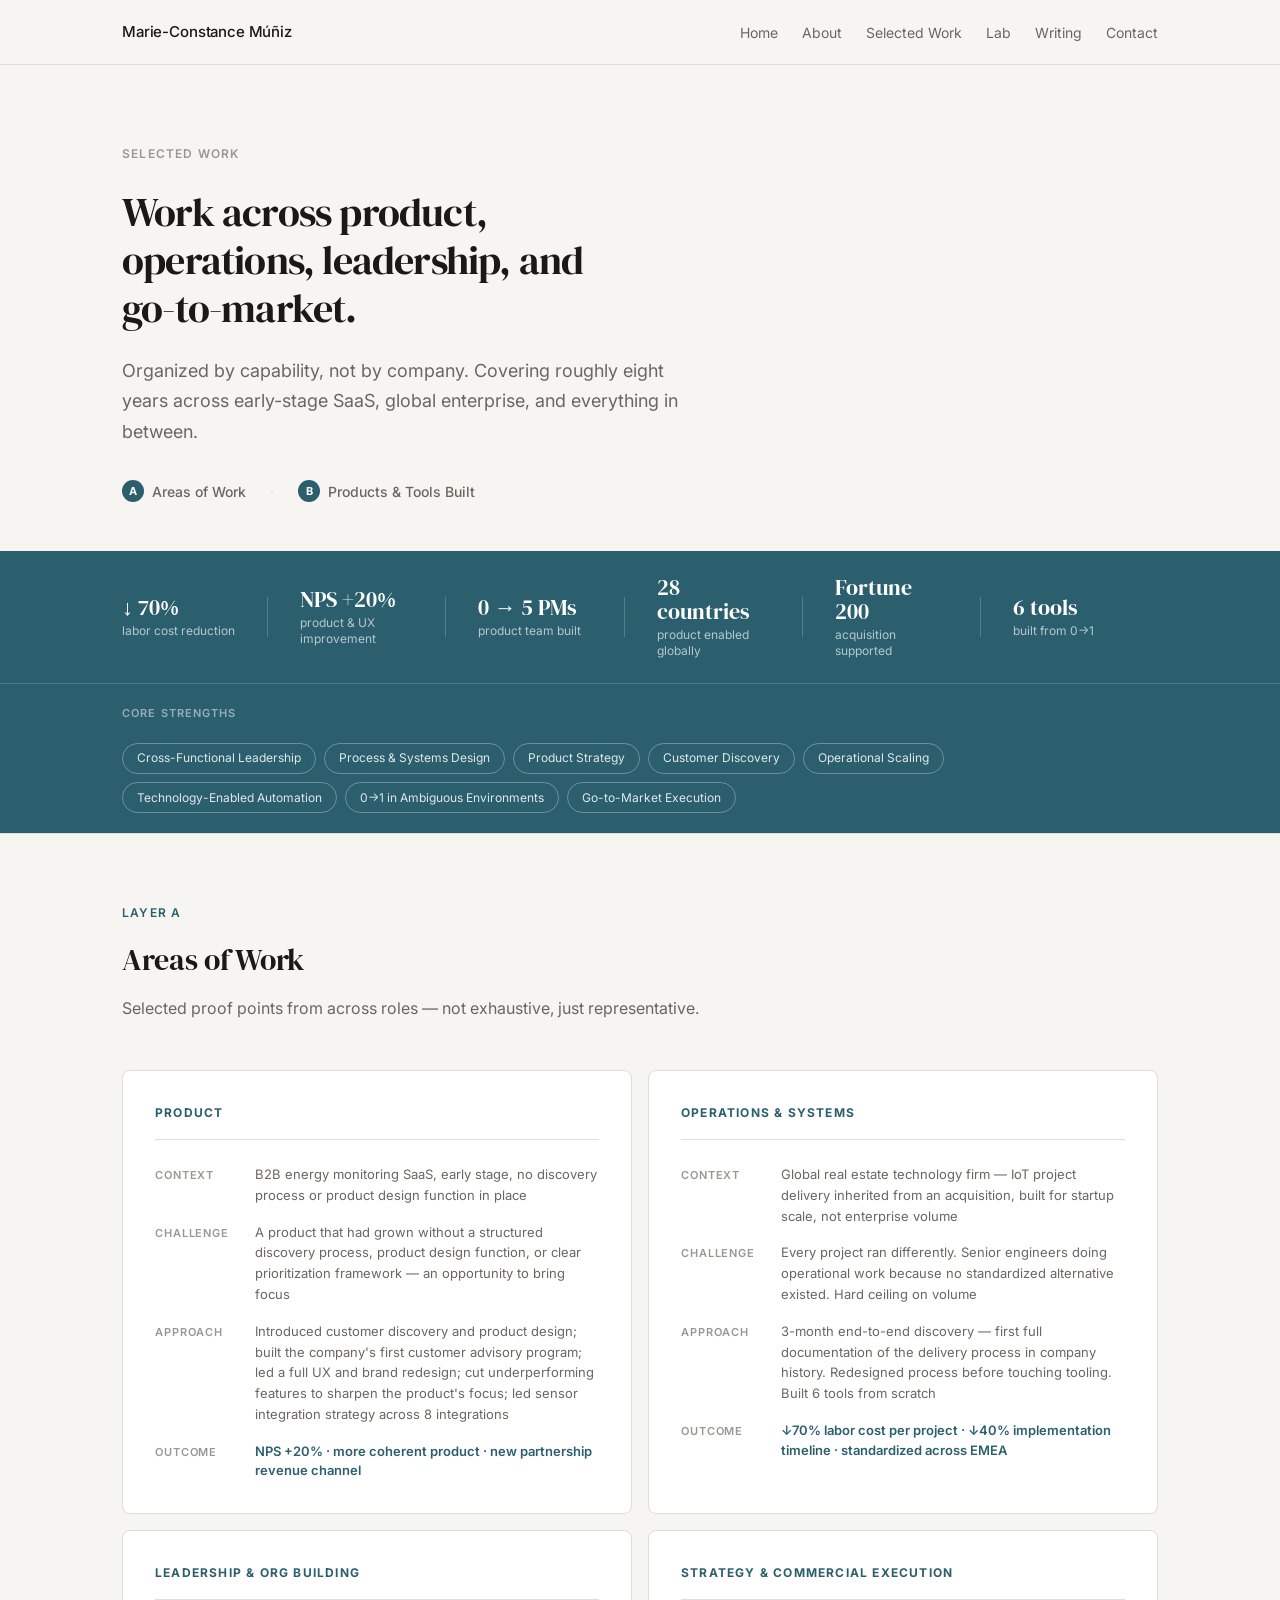
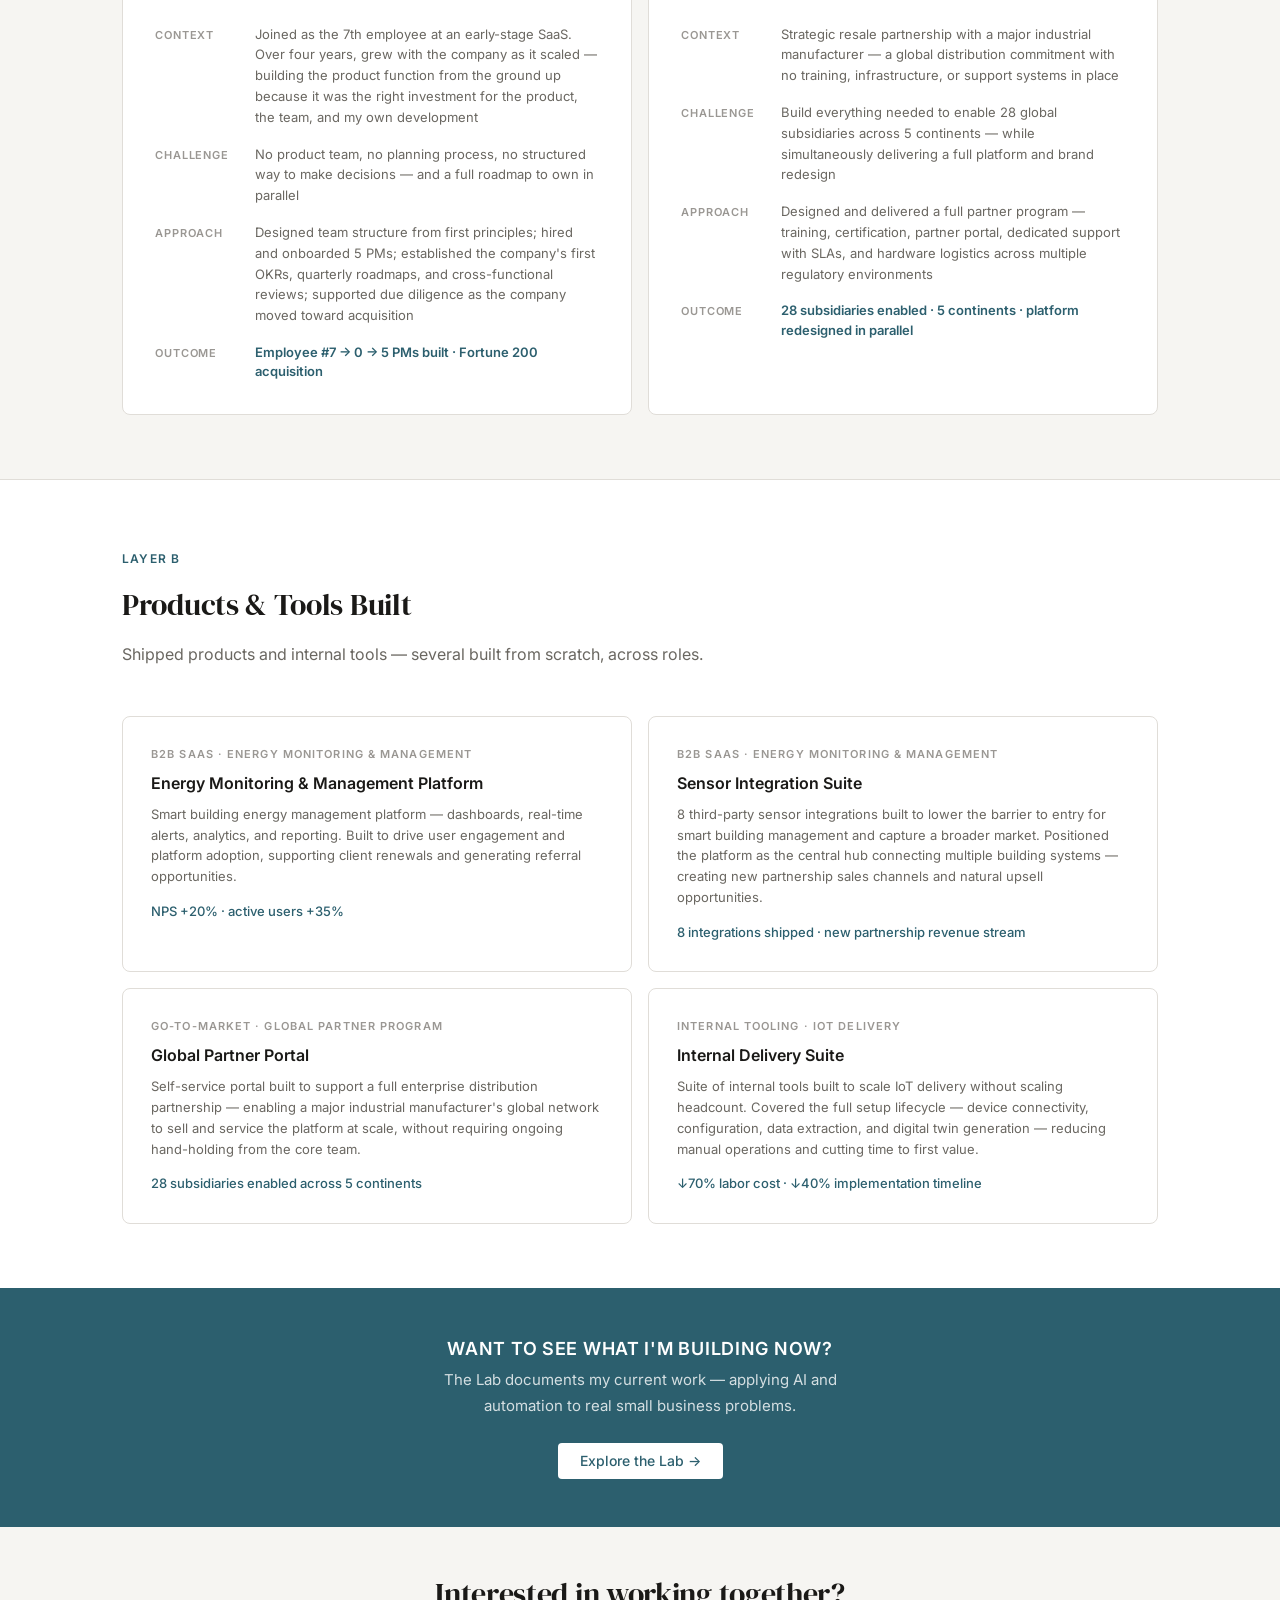
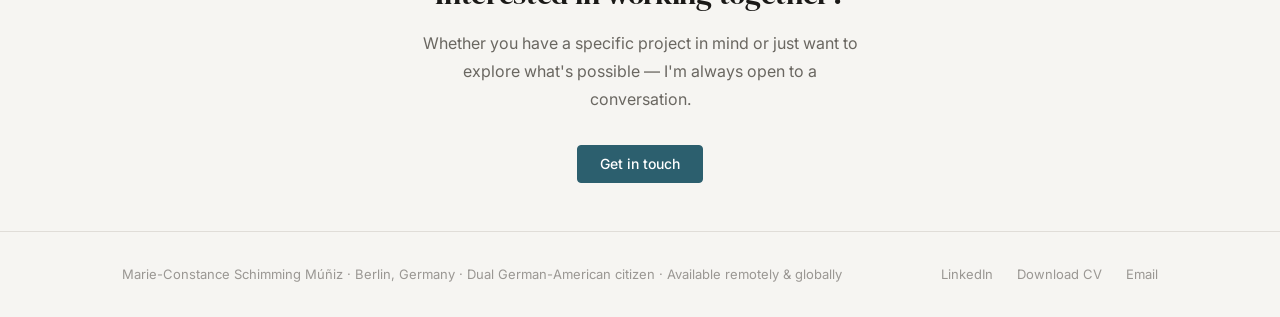
<file: work/index.html>
<!DOCTYPE html>
<html lang="en">
<head>
  <meta charset="UTF-8">
  <meta name="viewport" content="width=device-width, initial-scale=1.0">
  <title>Selected Work — Marie-Constance Schimming Múñiz</title>
  <meta name="description" content="A portfolio of work across product, operations, leadership, and go-to-market.">
  <link rel="preconnect" href="https://fonts.googleapis.com">
  <link rel="preconnect" href="https://fonts.gstatic.com" crossorigin>
  <link href="https://fonts.googleapis.com/css2?family=DM+Serif+Display&family=DM+Mono:wght@400&family=Inter:wght@300;400;500;600&display=swap" rel="stylesheet">
  <link rel="icon" type="image/svg+xml" href="/assets/favicon.svg">
  <link rel="stylesheet" href="/css/style.css?v=3">
  <!-- Google tag (gtag.js) -->
  <script async src="https://www.googletagmanager.com/gtag/js?id=G-41CJMKQ3DV"></script>
  <script>
    window.dataLayer = window.dataLayer || [];
    function gtag(){dataLayer.push(arguments);}
    gtag('js', new Date());
    gtag('config', 'G-41CJMKQ3DV');
  </script>
</head>
<body>

  <nav class="nav" role="navigation" aria-label="Main navigation">
    <div class="nav__inner">
      <a href="/" class="nav__name">Marie-Constance Múñiz</a>
      <button class="nav__toggle" aria-expanded="false" aria-label="Toggle menu">
        <span></span><span></span><span></span>
      </button>
      <ul class="nav__links" role="list">
        <li><a href="/" class="nav__link">Home</a></li>
        <li><a href="/about/" class="nav__link">About</a></li>
        <li><a href="/work/" class="nav__link">Selected Work</a></li>
        <li><a href="/lab/" class="nav__link">Lab</a></li>
        <li><a href="/writing/" class="nav__link">Writing</a></li>
        <li><a href="/contact/" class="nav__link">Contact</a></li>
      </ul>
    </div>
  </nav>

  <main class="page-offset">

    <!-- PAGE HEADER -->
    <section class="work-hero">
      <div class="container">
        <span class="label mb-3" style="display:block;">Selected Work</span>
        <h1 style="max-width:520px;">Work across product, operations, leadership, and go-to-market.</h1>
        <p class="large mt-3" style="max-width:580px; color: var(--text-secondary);">
          Organized by capability, not by company. Covering roughly eight years across early-stage SaaS, global enterprise, and everything in between.
        </p>
        <div style="display:flex; gap:1.5rem; margin-top:2rem; flex-wrap:wrap;">
          <a href="#areas-of-work" style="display:flex; align-items:center; gap:0.5rem; text-decoration:none; color:var(--text-secondary); font-size:0.875rem; font-weight:500;">
            <span style="display:inline-flex; align-items:center; justify-content:center; width:22px; height:22px; background:var(--accent); color:white; border-radius:50%; font-size:0.6875rem; font-weight:700; flex-shrink:0;">A</span>
            Areas of Work
          </a>
          <span style="color:var(--border); font-size:0.875rem;">·</span>
          <a href="#products-built" style="display:flex; align-items:center; gap:0.5rem; text-decoration:none; color:var(--text-secondary); font-size:0.875rem; font-weight:500;">
            <span style="display:inline-flex; align-items:center; justify-content:center; width:22px; height:22px; background:var(--accent); color:white; border-radius:50%; font-size:0.6875rem; font-weight:700; flex-shrink:0;">B</span>
            Products &amp; Tools Built
          </a>
        </div>
      </div>
    </section>

    <!-- METRICS + STRENGTHS STRIP -->
    <section style="background: var(--accent); padding: 0;">
      <div style="padding: 1.5rem 0; border-bottom: 1px solid rgba(255,255,255,0.15);">
        <div class="container">
          <div class="achievements-strip">
            <div class="achievement-stat">
              <span class="achievement-stat__number">↓ 70%</span>
              <span class="achievement-stat__label">labor cost reduction</span>
            </div>
            <div class="achievement-strip__divider"></div>
            <div class="achievement-stat">
              <span class="achievement-stat__number">NPS +20%</span>
              <span class="achievement-stat__label">product &amp; UX improvement</span>
            </div>
            <div class="achievement-strip__divider"></div>
            <div class="achievement-stat">
              <span class="achievement-stat__number">0 → 5 PMs</span>
              <span class="achievement-stat__label">product team built</span>
            </div>
            <div class="achievement-strip__divider"></div>
            <div class="achievement-stat">
              <span class="achievement-stat__number">28 countries</span>
              <span class="achievement-stat__label">product enabled globally</span>
            </div>
            <div class="achievement-strip__divider"></div>
            <div class="achievement-stat">
              <span class="achievement-stat__number">Fortune 200</span>
              <span class="achievement-stat__label">acquisition supported</span>
            </div>
            <div class="achievement-strip__divider"></div>
            <div class="achievement-stat">
              <span class="achievement-stat__number">6 tools</span>
              <span class="achievement-stat__label">built from 0→1</span>
            </div>
          </div>
        </div>
      </div>
      <div style="padding: 1.25rem 0;">
        <div class="container">
          <div class="strengths-strip">
            <span class="strengths-strip__label">Core strengths</span>
            <div class="strengths-strip__tags">
              <span class="strength-pill">Cross-Functional Leadership</span>
              <span class="strength-pill">Process &amp; Systems Design</span>
              <span class="strength-pill">Product Strategy</span>
              <span class="strength-pill">Customer Discovery</span>
              <span class="strength-pill">Operational Scaling</span>
              <span class="strength-pill">Technology-Enabled Automation</span>
              <span class="strength-pill">0→1 in Ambiguous Environments</span>
              <span class="strength-pill">Go-to-Market Execution</span>
            </div>
          </div>
        </div>
      </div>
    </section>

    <div class="divider"></div>

    <!-- LAYER A: AREAS OF WORK -->
    <section id="areas-of-work" style="padding: 4rem 0;">
      <div class="container">
        <div class="section-header">
          <span class="label" style="color:var(--accent);">Layer A</span>
          <h2 class="mt-2">Areas of Work</h2>
          <p class="mt-2" style="color: var(--text-secondary);">Selected proof points from across roles — not exhaustive, just representative.</p>
        </div>

        <div class="capability-grid">

          <div class="capability-card">
            <div class="capability-card__heading">Product</div>
            <div class="capability-rows">
              <div class="capability-row">
                <span class="capability-row__label">Context</span>
                <span class="capability-row__value">B2B energy monitoring SaaS, early stage, no discovery process or product design function in place</span>
              </div>
              <div class="capability-row">
                <span class="capability-row__label">Challenge</span>
                <span class="capability-row__value">A product that had grown without a structured discovery process, product design function, or clear prioritization framework — an opportunity to bring focus</span>
              </div>
              <div class="capability-row">
                <span class="capability-row__label">Approach</span>
                <span class="capability-row__value">Introduced customer discovery and product design; built the company's first customer advisory program; led a full UX and brand redesign; cut underperforming features to sharpen the product's focus; led sensor integration strategy across 8 integrations</span>
              </div>
              <div class="capability-row">
                <span class="capability-row__label">Outcome</span>
                <span class="capability-row__value--outcome">NPS +20% · more coherent product · new partnership revenue channel</span>
              </div>
            </div>
          </div>

          <div class="capability-card">
            <div class="capability-card__heading">Operations &amp; Systems</div>
            <div class="capability-rows">
              <div class="capability-row">
                <span class="capability-row__label">Context</span>
                <span class="capability-row__value">Global real estate technology firm — IoT project delivery inherited from an acquisition, built for startup scale, not enterprise volume</span>
              </div>
              <div class="capability-row">
                <span class="capability-row__label">Challenge</span>
                <span class="capability-row__value">Every project ran differently. Senior engineers doing operational work because no standardized alternative existed. Hard ceiling on volume</span>
              </div>
              <div class="capability-row">
                <span class="capability-row__label">Approach</span>
                <span class="capability-row__value">3-month end-to-end discovery — first full documentation of the delivery process in company history. Redesigned process before touching tooling. Built 6 tools from scratch</span>
              </div>
              <div class="capability-row">
                <span class="capability-row__label">Outcome</span>
                <span class="capability-row__value--outcome">↓70% labor cost per project · ↓40% implementation timeline · standardized across EMEA</span>
              </div>
            </div>
          </div>

          <div class="capability-card">
            <div class="capability-card__heading">Leadership &amp; Org Building</div>
            <div class="capability-rows">
              <div class="capability-row">
                <span class="capability-row__label">Context</span>
                <span class="capability-row__value">Joined as the 7th employee at an early-stage SaaS. Over four years, grew with the company as it scaled — building the product function from the ground up because it was the right investment for the product, the team, and my own development</span>
              </div>
              <div class="capability-row">
                <span class="capability-row__label">Challenge</span>
                <span class="capability-row__value">No product team, no planning process, no structured way to make decisions — and a full roadmap to own in parallel</span>
              </div>
              <div class="capability-row">
                <span class="capability-row__label">Approach</span>
                <span class="capability-row__value">Designed team structure from first principles; hired and onboarded 5 PMs; established the company's first OKRs, quarterly roadmaps, and cross-functional reviews; supported due diligence as the company moved toward acquisition</span>
              </div>
              <div class="capability-row">
                <span class="capability-row__label">Outcome</span>
                <span class="capability-row__value--outcome">Employee #7 → 0 → 5 PMs built · Fortune 200 acquisition</span>
              </div>
            </div>
          </div>

          <div class="capability-card">
            <div class="capability-card__heading">Strategy &amp; Commercial Execution</div>
            <div class="capability-rows">
              <div class="capability-row">
                <span class="capability-row__label">Context</span>
                <span class="capability-row__value">Strategic resale partnership with a major industrial manufacturer — a global distribution commitment with no training, infrastructure, or support systems in place</span>
              </div>
              <div class="capability-row">
                <span class="capability-row__label">Challenge</span>
                <span class="capability-row__value">Build everything needed to enable 28 global subsidiaries across 5 continents — while simultaneously delivering a full platform and brand redesign</span>
              </div>
              <div class="capability-row">
                <span class="capability-row__label">Approach</span>
                <span class="capability-row__value">Designed and delivered a full partner program — training, certification, partner portal, dedicated support with SLAs, and hardware logistics across multiple regulatory environments</span>
              </div>
              <div class="capability-row">
                <span class="capability-row__label">Outcome</span>
                <span class="capability-row__value--outcome">28 subsidiaries enabled · 5 continents · platform redesigned in parallel</span>
              </div>
            </div>
          </div>

        </div>
      </div>
    </section>

    <div class="divider"></div>

    <!-- LAYER B: PRODUCTS & TOOLS BUILT -->
    <section id="products-built" style="padding: 4rem 0; background: var(--surface);">
      <div class="container">
        <div class="section-header">
          <span class="label" style="color:var(--accent);">Layer B</span>
          <h2 class="mt-2">Products &amp; Tools Built</h2>
          <p class="mt-2" style="color: var(--text-secondary);">Shipped products and internal tools — several built from scratch, across roles.</p>
        </div>

        <div class="product-cards">

          <div class="product-card">
            <div class="product-card__label">B2B SaaS · Energy Monitoring &amp; Management</div>
            <div class="product-card__title">Energy Monitoring &amp; Management Platform</div>
            <p class="product-card__desc">Smart building energy management platform — dashboards, real-time alerts, analytics, and reporting. Built to drive user engagement and platform adoption, supporting client renewals and generating referral opportunities.</p>
            <div class="product-card__outcome">NPS +20% · active users +35%</div>
          </div>

          <div class="product-card">
            <div class="product-card__label">B2B SaaS · Energy Monitoring &amp; Management</div>
            <div class="product-card__title">Sensor Integration Suite</div>
            <p class="product-card__desc">8 third-party sensor integrations built to lower the barrier to entry for smart building management and capture a broader market. Positioned the platform as the central hub connecting multiple building systems — creating new partnership sales channels and natural upsell opportunities.</p>
            <div class="product-card__outcome">8 integrations shipped · new partnership revenue stream</div>
          </div>

          <div class="product-card">
            <div class="product-card__label">Go-to-Market · Global Partner Program</div>
            <div class="product-card__title">Global Partner Portal</div>
            <p class="product-card__desc">Self-service portal built to support a full enterprise distribution partnership — enabling a major industrial manufacturer's global network to sell and service the platform at scale, without requiring ongoing hand-holding from the core team.</p>
            <div class="product-card__outcome">28 subsidiaries enabled across 5 continents</div>
          </div>

          <div class="product-card">
            <div class="product-card__label">Internal Tooling · IoT Delivery</div>
            <div class="product-card__title">Internal Delivery Suite</div>
            <p class="product-card__desc">Suite of internal tools built to scale IoT delivery without scaling headcount. Covered the full setup lifecycle — device connectivity, configuration, data extraction, and digital twin generation — reducing manual operations and cutting time to first value.</p>
            <div class="product-card__outcome">↓70% labor cost · ↓40% implementation timeline</div>
          </div>

        </div>
      </div>
    </section>

    <section style="background: var(--accent); padding: 3rem 0;">
      <div class="container" style="text-align: center;">
        <h3 style="font-size: 1.125rem; margin-bottom: 0.375rem; color: #fff;">Want to see what I'm building now?</h3>
        <p style="color: rgba(255,255,255,0.8); font-size: 0.9375rem; max-width: 420px; margin: 0 auto 1.5rem;">The Lab documents my current work — applying AI and automation to real small business problems.</p>
        <a href="/lab/" class="btn" style="background: #fff; color: var(--accent); border: none;">Explore the Lab →</a>
      </div>
    </section>

    <section class="contact-cta" style="padding: 3rem 0;">
      <div class="container">
        <h2>Interested in working together?</h2>
        <p>Whether you have a specific project in mind or just want to explore what's possible — I'm always open to a conversation.</p>
        <div class="contact-cta__actions">
          <a href="mailto:mariecmuniz@gmail.com" class="btn btn--primary">Get in touch</a>
        </div>
      </div>
    </section>

  </main>

  <footer class="footer">
    <div class="container">
      <div class="footer__inner">
        <span class="footer__left">Marie-Constance Schimming Múñiz · Berlin, Germany · Dual German-American citizen · Available remotely &amp; globally</span>
        <div class="footer__links">
          <a href="https://www.linkedin.com/in/marieconstancemuniz/" class="footer__link" target="_blank" rel="noopener">LinkedIn</a>
          <a href="/assets/Marie-Constance Muniz_CV.pdf" class="footer__link" download>Download CV</a>
          <a href="mailto:mariecmuniz@gmail.com" class="footer__link">Email</a>
        </div>
      </div>
    </div>
  </footer>

  <script src="/js/main.js"></script>
</body>
</html>
</file>
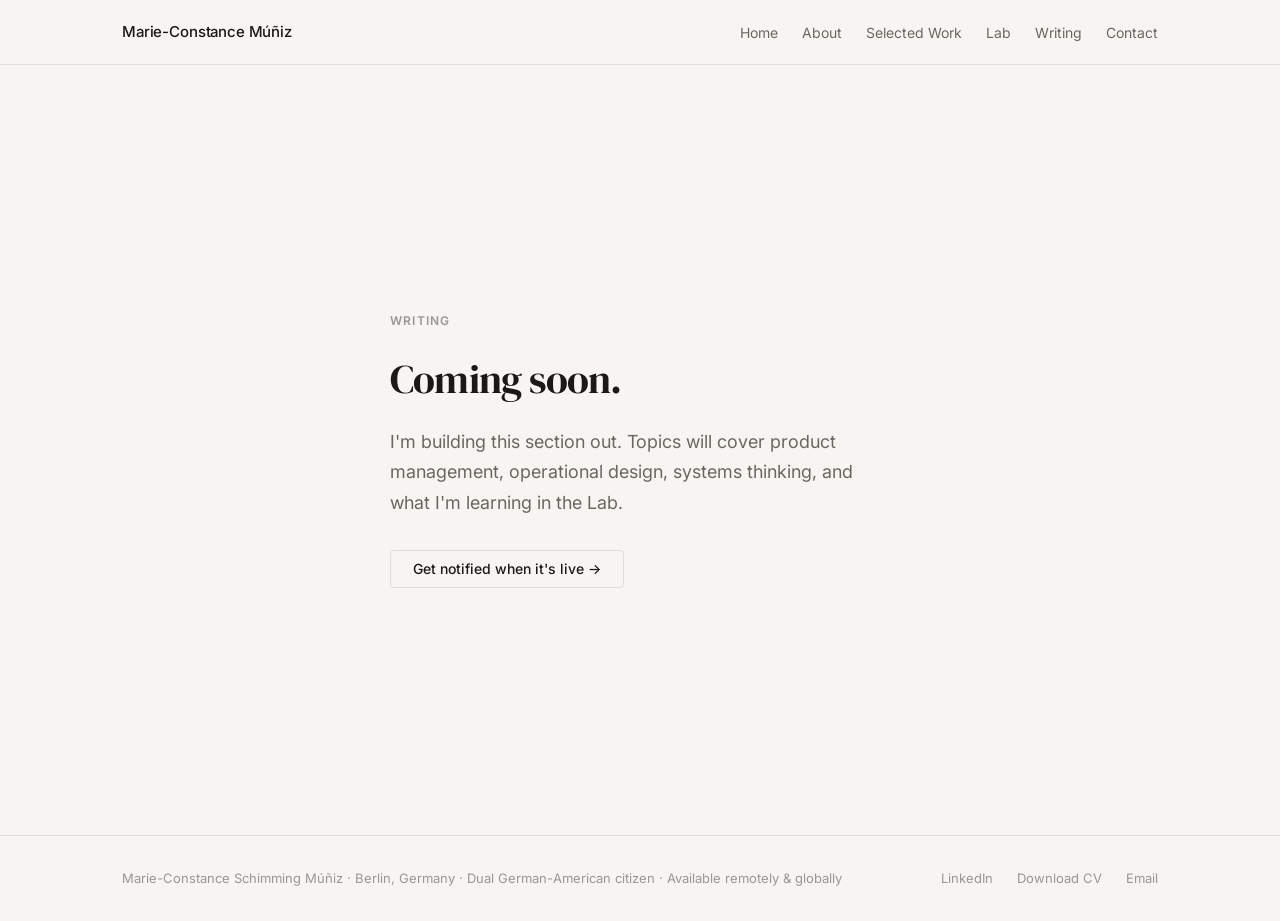
<file: writing/index.html>
<!DOCTYPE html>
<html lang="en">
<head>
  <meta charset="UTF-8">
  <meta name="viewport" content="width=device-width, initial-scale=1.0">
  <title>Writing — Marie-Constance Schimming Múñiz</title>
  <meta name="description" content="Writing on product, operations, systems, and building things that work.">
  <link rel="preconnect" href="https://fonts.googleapis.com">
  <link rel="preconnect" href="https://fonts.gstatic.com" crossorigin>
  <link href="https://fonts.googleapis.com/css2?family=DM+Serif+Display&family=DM+Mono:wght@400&family=Inter:wght@300;400;500;600&display=swap" rel="stylesheet">
  <link rel="icon" type="image/svg+xml" href="/assets/favicon.svg">
  <link rel="stylesheet" href="/css/style.css?v=3">
  <!-- Google tag (gtag.js) -->
  <script async src="https://www.googletagmanager.com/gtag/js?id=G-41CJMKQ3DV"></script>
  <script>
    window.dataLayer = window.dataLayer || [];
    function gtag(){dataLayer.push(arguments);}
    gtag('js', new Date());
    gtag('config', 'G-41CJMKQ3DV');
  </script>
</head>
<body>

  <nav class="nav" role="navigation" aria-label="Main navigation">
    <div class="nav__inner">
      <a href="/" class="nav__name">Marie-Constance Múñiz</a>
      <button class="nav__toggle" aria-expanded="false" aria-label="Toggle menu">
        <span></span><span></span><span></span>
      </button>
      <ul class="nav__links" role="list">
        <li><a href="/" class="nav__link">Home</a></li>
        <li><a href="/about/" class="nav__link">About</a></li>
        <li><a href="/work/" class="nav__link">Selected Work</a></li>
        <li><a href="/lab/" class="nav__link">Lab</a></li>
        <li><a href="/writing/" class="nav__link">Writing</a></li>
        <li><a href="/contact/" class="nav__link">Contact</a></li>
      </ul>
    </div>
  </nav>

  <main class="page-offset">
    <section style="padding: 7rem 0; min-height: calc(100vh - 64px - 65px); display: flex; align-items: center;">
      <div class="container--narrow">
        <span class="label mb-3" style="display:block;">Writing</span>
        <h1>Coming soon.</h1>
        <p class="large mt-3" style="max-width: 500px;">
          I'm building this section out. Topics will cover product management,
          operational design, systems thinking, and what I'm learning in the Lab.
        </p>
        <a href="/contact/" class="btn btn--outline mt-4" style="display:inline-flex;">
          Get notified when it's live →
        </a>
      </div>
    </section>
  </main>

  <footer class="footer">
    <div class="container">
      <div class="footer__inner">
        <span class="footer__left">Marie-Constance Schimming Múñiz · Berlin, Germany · Dual German-American citizen · Available remotely &amp; globally</span>
        <div class="footer__links">
          <a href="https://www.linkedin.com/in/marieconstancemuniz/" class="footer__link" target="_blank" rel="noopener">LinkedIn</a>
          <a href="/assets/Marie-Constance Muniz_CV.pdf" class="footer__link" download>Download CV</a>
          <a href="mailto:mariecmuniz@gmail.com" class="footer__link">Email</a>
        </div>
      </div>
    </div>
  </footer>

  <script src="/js/main.js"></script>
</body>
</html>
</file>
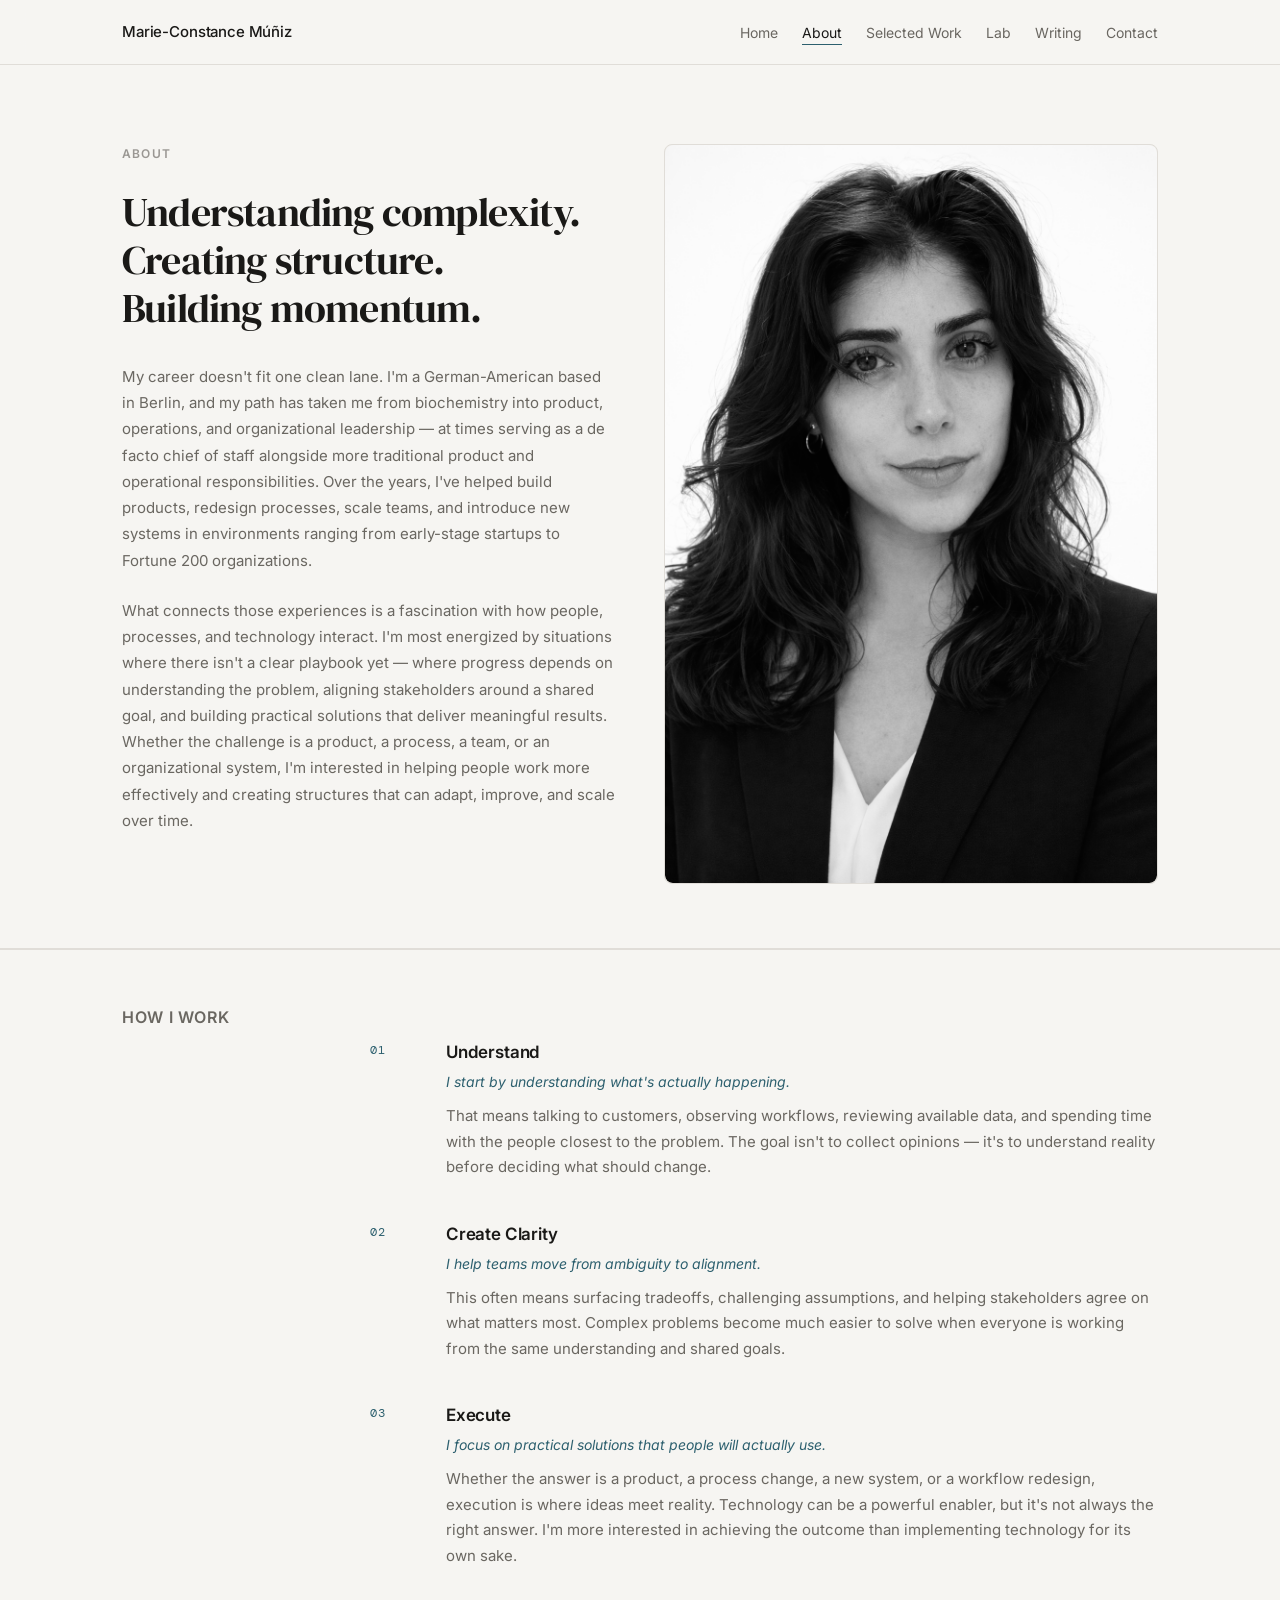
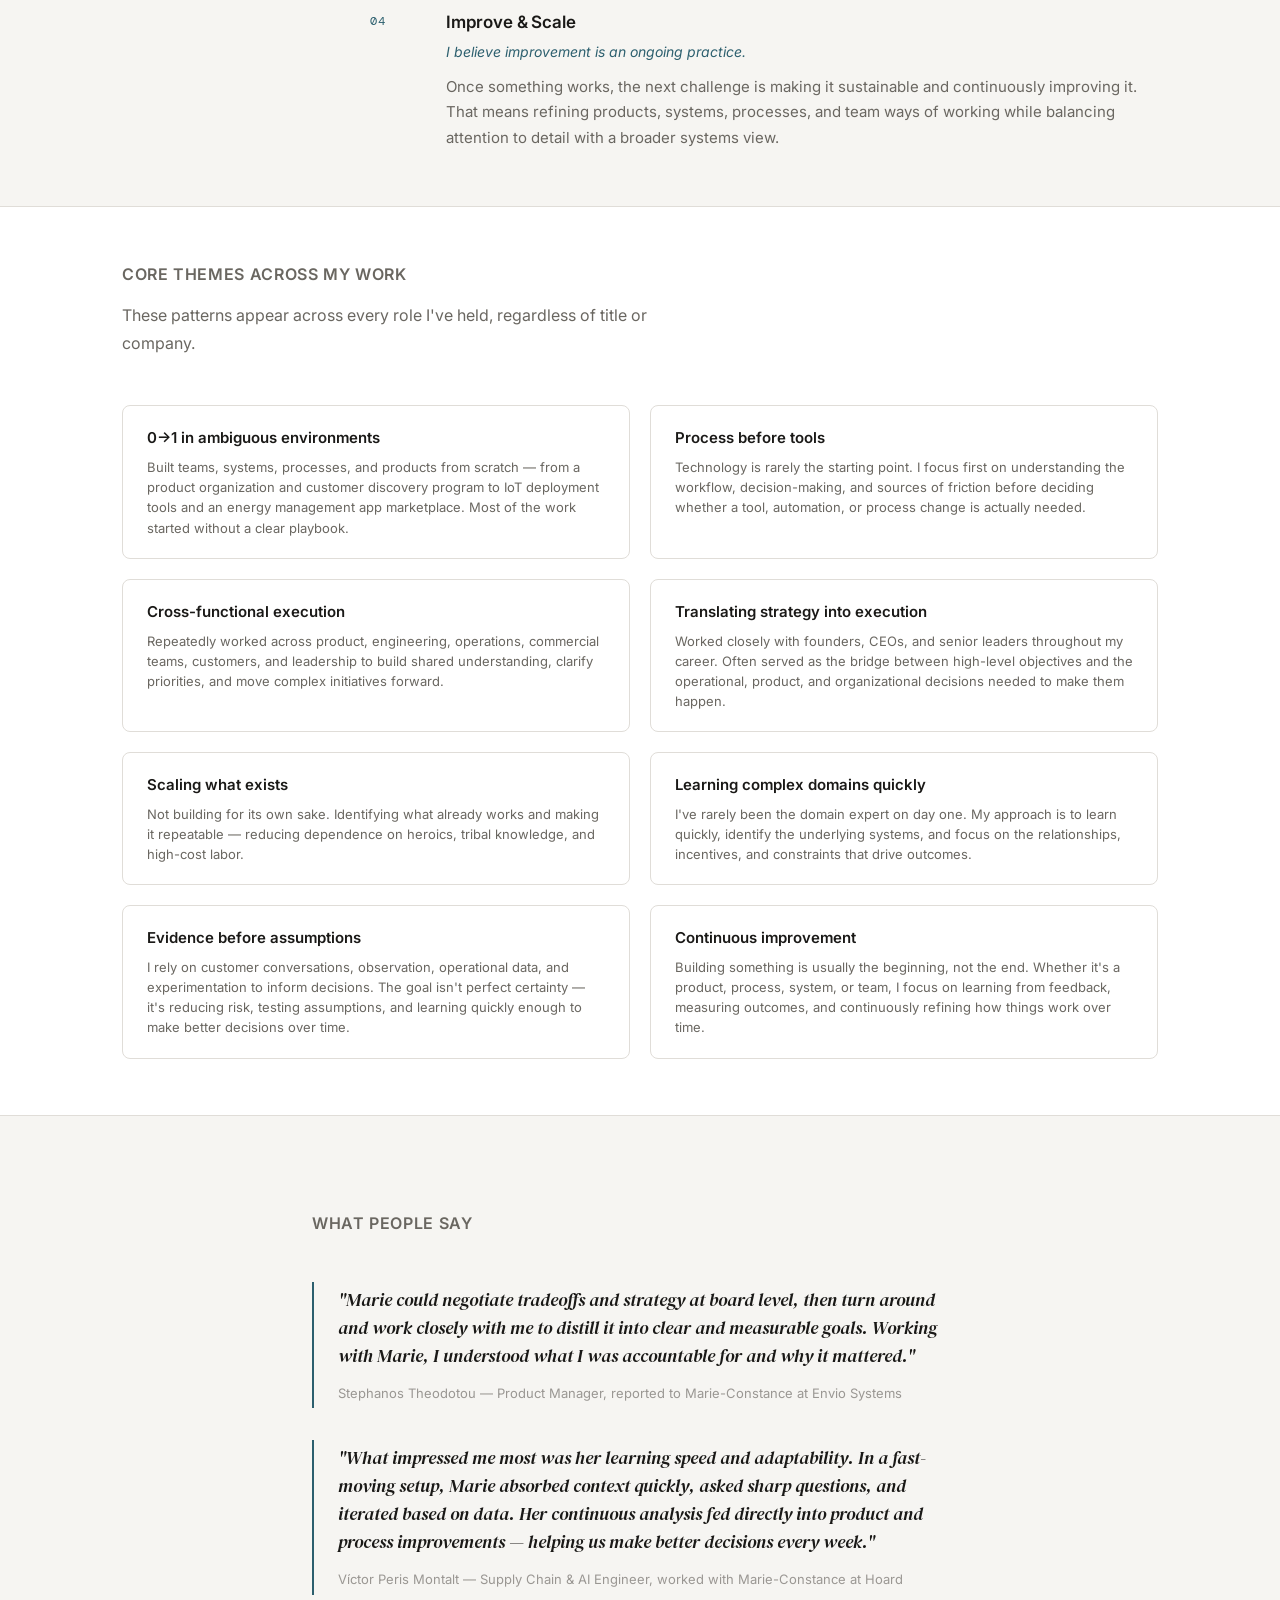
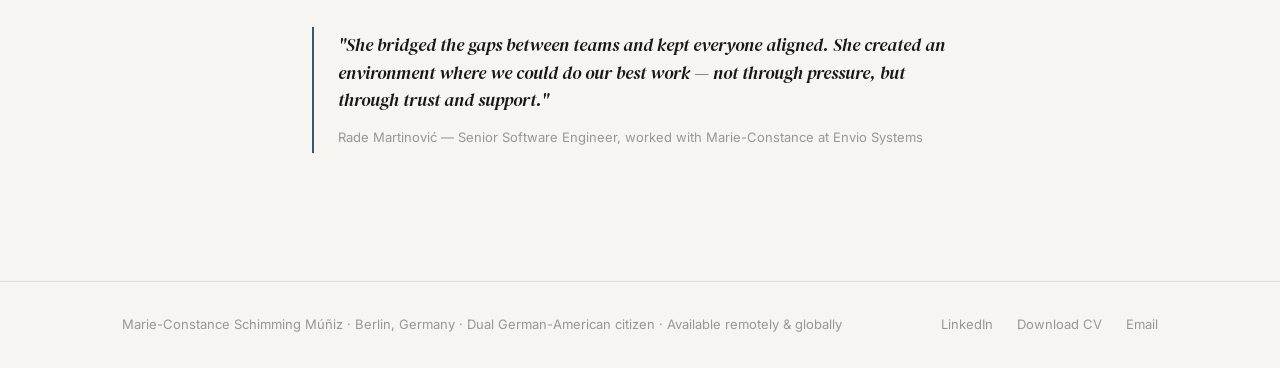
<file: about.html>
<!DOCTYPE html>
<html lang="en">
<head>
  <meta charset="UTF-8">
  <meta name="viewport" content="width=device-width, initial-scale=1.0">
  <title>About — Marie-Constance Schimming Múñiz</title>
  <meta name="description" content="Product and operations leader. Dual German-American citizen based in Berlin, working across the European technology ecosystem for nearly a decade.">
  <link rel="preconnect" href="https://fonts.googleapis.com">
  <link rel="preconnect" href="https://fonts.gstatic.com" crossorigin>
  <link href="https://fonts.googleapis.com/css2?family=DM+Serif+Display&family=DM+Mono:wght@400&family=Inter:wght@300;400;500;600&display=swap" rel="stylesheet">
  <link rel="stylesheet" href="css/style.css">
</head>
<body>

  <nav class="nav" role="navigation" aria-label="Main navigation">
    <div class="nav__inner">
      <a href="index.html" class="nav__name">Marie-Constance Múñiz</a>
      <button class="nav__toggle" aria-expanded="false" aria-label="Toggle menu">
        <span></span><span></span><span></span>
      </button>
      <ul class="nav__links" role="list">
        <li><a href="index.html" class="nav__link">Home</a></li>
        <li><a href="about.html" class="nav__link">About</a></li>
        <li><a href="work.html" class="nav__link">Selected Work</a></li>
        <li><a href="lab.html" class="nav__link">Lab</a></li>
        <li><a href="writing.html" class="nav__link">Writing</a></li>
        <li><a href="contact.html" class="nav__link">Contact</a></li>
      </ul>
    </div>
  </nav>

  <main class="page-offset">

    <!-- ABOUT HERO -->
    <section class="about-hero">
      <div class="container">
        <div class="about-hero__grid">
          <div>
            <span class="label mb-3" style="display:block;">About</span>
            <h1>Understanding complexity.<br>Creating structure.<br>Building momentum.</h1>
            <p class="mt-4" style="font-size:0.9375rem; line-height:1.75; color:var(--text-secondary);">
              My career doesn't fit one clean lane. I'm a German-American based in Berlin,
              and my path has taken me from biochemistry into product, operations, and
              organizational leadership — at times serving as a de facto chief of staff
              alongside more traditional product and operational responsibilities. Over the
              years, I've helped build products, redesign processes, scale teams, and
              introduce new systems in environments ranging from early-stage startups to
              Fortune 200 organizations.
            </p>
            <p class="mt-3" style="font-size:0.9375rem; line-height:1.75; color:var(--text-secondary);">
              What connects those experiences is a fascination with how people, processes,
              and technology interact. I'm most energized by situations where there isn't
              a clear playbook yet — where progress depends on understanding the problem,
              aligning stakeholders around a shared goal, and building practical solutions
              that deliver meaningful results. Whether the challenge is a product, a process,
              a team, or an organizational system, I'm interested in helping people work
              more effectively and creating structures that can adapt, improve, and scale
              over time.
            </p>
          </div>
          <div>
            <div class="about-hero__photo">
              <img src="assets/marie_photo.jpg" alt="Marie-Constance Múñiz" style="width:100%; height:100%; object-fit:cover; border-radius:var(--radius);">
            </div>
          </div>
        </div>
      </div>
    </section>

    <div class="divider"></div>

    <!-- HOW I WORK -->
    <section class="about-section">
      <div class="container">
        <div class="about-section__grid">
          <div>
            <h3>How I Work</h3>
          </div>
          <div>
            <div class="how-i-work">

              <div class="how-i-work__step">
                <span class="how-i-work__number">01</span>
                <div class="how-i-work__content">
                  <div class="how-i-work__title">Understand</div>
                  <div class="how-i-work__subtitle">I start by understanding what's actually happening.</div>
                  <p class="how-i-work__body">That means talking to customers, observing workflows, reviewing available data, and spending time with the people closest to the problem. The goal isn't to collect opinions — it's to understand reality before deciding what should change.</p>
                </div>
              </div>

              <div class="how-i-work__step">
                <span class="how-i-work__number">02</span>
                <div class="how-i-work__content">
                  <div class="how-i-work__title">Create Clarity</div>
                  <div class="how-i-work__subtitle">I help teams move from ambiguity to alignment.</div>
                  <p class="how-i-work__body">This often means surfacing tradeoffs, challenging assumptions, and helping stakeholders agree on what matters most. Complex problems become much easier to solve when everyone is working from the same understanding and shared goals.</p>
                </div>
              </div>

              <div class="how-i-work__step">
                <span class="how-i-work__number">03</span>
                <div class="how-i-work__content">
                  <div class="how-i-work__title">Execute</div>
                  <div class="how-i-work__subtitle">I focus on practical solutions that people will actually use.</div>
                  <p class="how-i-work__body">Whether the answer is a product, a process change, a new system, or a workflow redesign, execution is where ideas meet reality. Technology can be a powerful enabler, but it's not always the right answer. I'm more interested in achieving the outcome than implementing technology for its own sake.</p>
                </div>
              </div>

              <div class="how-i-work__step">
                <span class="how-i-work__number">04</span>
                <div class="how-i-work__content">
                  <div class="how-i-work__title">Improve &amp; Scale</div>
                  <div class="how-i-work__subtitle">I believe improvement is an ongoing practice.</div>
                  <p class="how-i-work__body">Once something works, the next challenge is making it sustainable and continuously improving it. That means refining products, systems, processes, and team ways of working while balancing attention to detail with a broader systems view.</p>
                </div>
              </div>

            </div>
          </div>
        </div>
      </div>
    </section>

    <!-- CORE THEMES -->
    <section class="about-section" style="background: var(--surface); border-top: 1px solid var(--border); border-bottom: 1px solid var(--border);">
      <div class="container">
        <div class="section-header">
          <h3>Core Themes Across My Work</h3>
          <p class="mt-2" style="max-width: 560px;">
            These patterns appear across every role I've held, regardless of title or company.
          </p>
        </div>
        <div class="about-themes">

          <div class="theme-item">
            <div class="theme-item__title">0→1 in ambiguous environments</div>
            <div class="theme-item__desc">Built teams, systems, processes, and products from scratch — from a product organization and customer discovery program to IoT deployment tools and an energy management app marketplace. Most of the work started without a clear playbook.</div>
          </div>

          <div class="theme-item">
            <div class="theme-item__title">Process before tools</div>
            <div class="theme-item__desc">Technology is rarely the starting point. I focus first on understanding the workflow, decision-making, and sources of friction before deciding whether a tool, automation, or process change is actually needed.</div>
          </div>

          <div class="theme-item">
            <div class="theme-item__title">Cross-functional execution</div>
            <div class="theme-item__desc">Repeatedly worked across product, engineering, operations, commercial teams, customers, and leadership to build shared understanding, clarify priorities, and move complex initiatives forward.</div>
          </div>

          <div class="theme-item">
            <div class="theme-item__title">Translating strategy into execution</div>
            <div class="theme-item__desc">Worked closely with founders, CEOs, and senior leaders throughout my career. Often served as the bridge between high-level objectives and the operational, product, and organizational decisions needed to make them happen.</div>
          </div>

          <div class="theme-item">
            <div class="theme-item__title">Scaling what exists</div>
            <div class="theme-item__desc">Not building for its own sake. Identifying what already works and making it repeatable — reducing dependence on heroics, tribal knowledge, and high-cost labor.</div>
          </div>

          <div class="theme-item">
            <div class="theme-item__title">Learning complex domains quickly</div>
            <div class="theme-item__desc">I've rarely been the domain expert on day one. My approach is to learn quickly, identify the underlying systems, and focus on the relationships, incentives, and constraints that drive outcomes.</div>
          </div>

          <div class="theme-item">
            <div class="theme-item__title">Evidence before assumptions</div>
            <div class="theme-item__desc">I rely on customer conversations, observation, operational data, and experimentation to inform decisions. The goal isn't perfect certainty — it's reducing risk, testing assumptions, and learning quickly enough to make better decisions over time.</div>
          </div>

          <div class="theme-item">
            <div class="theme-item__title">Continuous improvement</div>
            <div class="theme-item__desc">Building something is usually the beginning, not the end. Whether it's a product, process, system, or team, I focus on learning from feedback, measuring outcomes, and continuously refining how things work over time.</div>
          </div>

        </div>
      </div>
    </section>

    <!-- RECOMMENDATIONS -->
    <section>
      <div class="container--narrow">
        <div class="section-header">
          <h3>What People Say</h3>
        </div>

        <div class="pull-quote">
          <p class="pull-quote__text">
            "Marie could negotiate tradeoffs and strategy at board level, then turn
            around and work closely with me to distill it into clear and measurable
            goals. Working with Marie, I understood what I was accountable for and
            why it mattered."
          </p>
          <p class="pull-quote__attribution">
            Stephanos Theodotou — Product Manager, reported to Marie-Constance at Envio Systems
          </p>
        </div>

        <div class="pull-quote mt-4">
          <p class="pull-quote__text">
            "What impressed me most was her learning speed and adaptability. In a
            fast-moving setup, Marie absorbed context quickly, asked sharp questions,
            and iterated based on data. Her continuous analysis fed directly into
            product and process improvements — helping us make better decisions
            every week."
          </p>
          <p class="pull-quote__attribution">
            Víctor Peris Montalt — Supply Chain &amp; AI Engineer, worked with Marie-Constance at Hoard
          </p>
        </div>

        <div class="pull-quote mt-4">
          <p class="pull-quote__text">
            "She bridged the gaps between teams and kept everyone aligned. She created an
            environment where we could do our best work — not through pressure, but
            through trust and support."
          </p>
          <p class="pull-quote__attribution">
            Rade Martinović — Senior Software Engineer, worked with Marie-Constance at Envio Systems
          </p>
        </div>
      </div>
    </section>

  </main>

  <footer class="footer">
    <div class="container">
      <div class="footer__inner">
        <span class="footer__left">Marie-Constance Schimming Múñiz · Berlin, Germany · Dual German-American citizen · Available remotely &amp; globally</span>
        <div class="footer__links">
          <a href="https://www.linkedin.com/in/marieconstancemuniz/" class="footer__link" target="_blank" rel="noopener">LinkedIn</a>
          <a href="assets/marie_constance_cv.pdf" class="footer__link" download>Download CV</a>
          <a href="mailto:mariecmuniz@gmail.com" class="footer__link">Email</a>
        </div>
      </div>
    </div>
  </footer>

  <script src="js/main.js"></script>
</body>
</html>
</file>
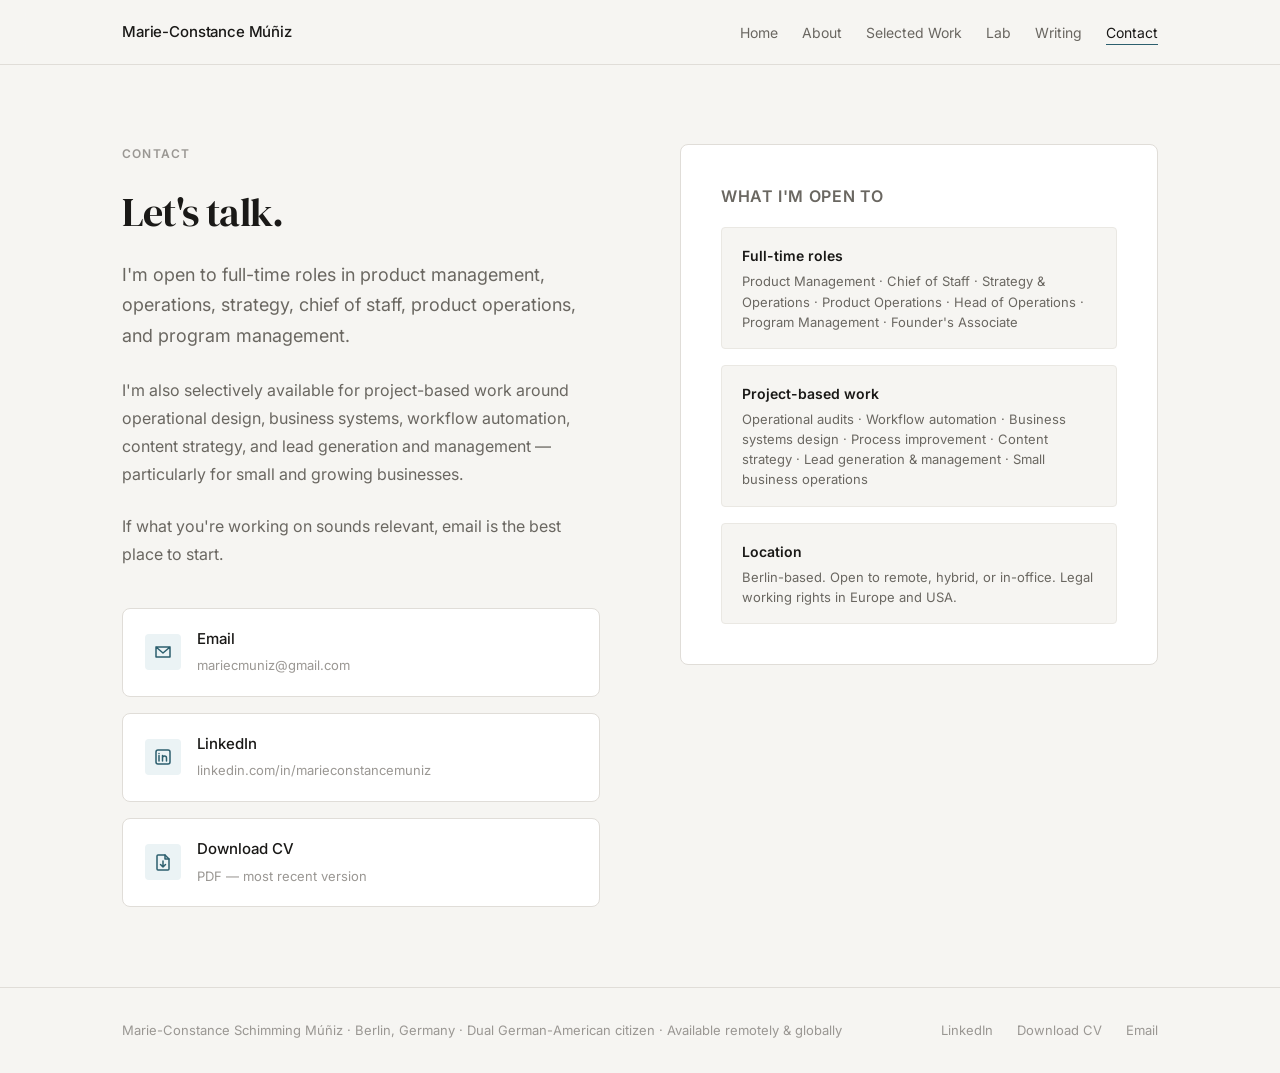
<file: contact.html>
<!DOCTYPE html>
<html lang="en">
<head>
  <meta charset="UTF-8">
  <meta name="viewport" content="width=device-width, initial-scale=1.0">
  <title>Contact — Marie-Constance Schimming Múñiz</title>
  <meta name="description" content="Get in touch with Marie-Constance Schimming Múñiz — product and operations leader based in Berlin, available globally.">
  <link rel="preconnect" href="https://fonts.googleapis.com">
  <link rel="preconnect" href="https://fonts.gstatic.com" crossorigin>
  <link href="https://fonts.googleapis.com/css2?family=DM+Serif+Display&family=DM+Mono:wght@400&family=Inter:wght@300;400;500;600&display=swap" rel="stylesheet">
  <link rel="stylesheet" href="css/style.css">
</head>
<body>

  <nav class="nav" role="navigation" aria-label="Main navigation">
    <div class="nav__inner">
      <a href="index.html" class="nav__name">Marie-Constance Múñiz</a>
      <button class="nav__toggle" aria-expanded="false" aria-label="Toggle menu">
        <span></span><span></span><span></span>
      </button>
      <ul class="nav__links" role="list">
        <li><a href="index.html" class="nav__link">Home</a></li>
        <li><a href="about.html" class="nav__link">About</a></li>
        <li><a href="work.html" class="nav__link">Selected Work</a></li>
        <li><a href="lab.html" class="nav__link">Lab</a></li>
        <li><a href="writing.html" class="nav__link">Writing</a></li>
        <li><a href="contact.html" class="nav__link">Contact</a></li>
      </ul>
    </div>
  </nav>

  <main class="page-offset">
    <section class="contact-page">
      <div class="container">
        <div class="contact-page__grid">

          <div>
            <span class="label mb-3" style="display:block;">Contact</span>
            <h1>Let's talk.</h1>
            <p class="large mt-3">
              I'm open to full-time roles in product management, operations, strategy,
              chief of staff, product operations, and program management.
            </p>
            <p class="mt-3">
              I'm also selectively available for project-based work around operational
              design, business systems, workflow automation, content strategy, and
              lead generation and management — particularly for small and growing businesses.
            </p>
            <p class="mt-3">
              If what you're working on sounds relevant, email is the best place to start.
            </p>

            <div class="contact-links">

              <a href="mailto:mariecmuniz@gmail.com" class="contact-link">
                <div class="contact-link__icon">
                  <svg width="18" height="18" viewBox="0 0 18 18" fill="none" xmlns="http://www.w3.org/2000/svg">
                    <path d="M2 4h14v10H2V4zm0 0l7 6 7-6" stroke="#2C5F6E" stroke-width="1.5" stroke-linecap="round" stroke-linejoin="round"/>
                  </svg>
                </div>
                <div class="contact-link__text">
                  <strong>Email</strong>
                  <span>mariecmuniz@gmail.com</span>
                </div>
              </a>

              <a href="https://www.linkedin.com/in/marieconstancemuniz/" class="contact-link" target="_blank" rel="noopener">
                <div class="contact-link__icon">
                  <svg width="18" height="18" viewBox="0 0 18 18" fill="none" xmlns="http://www.w3.org/2000/svg">
                    <rect x="2" y="2" width="14" height="14" rx="2" stroke="#2C5F6E" stroke-width="1.5"/>
                    <path d="M5 7.5V13M5 5.5V5.51M8.5 13V10c0-1.1.9-2 2-2s2 .9 2 2v3M8.5 7.5V13" stroke="#2C5F6E" stroke-width="1.5" stroke-linecap="round"/>
                  </svg>
                </div>
                <div class="contact-link__text">
                  <strong>LinkedIn</strong>
                  <span>linkedin.com/in/marieconstancemuniz</span>
                </div>
              </a>

              <a href="assets/marie_constance_cv.pdf" class="contact-link" download>
                <div class="contact-link__icon">
                  <svg width="18" height="18" viewBox="0 0 18 18" fill="none" xmlns="http://www.w3.org/2000/svg">
                    <path d="M4 2h7l4 4v10a1 1 0 01-1 1H4a1 1 0 01-1-1V3a1 1 0 011-1z" stroke="#2C5F6E" stroke-width="1.5" stroke-linecap="round" stroke-linejoin="round"/>
                    <path d="M11 2v4h4M9 8v6M6.5 11.5L9 14l2.5-2.5" stroke="#2C5F6E" stroke-width="1.5" stroke-linecap="round" stroke-linejoin="round"/>
                  </svg>
                </div>
                <div class="contact-link__text">
                  <strong>Download CV</strong>
                  <span>PDF — most recent version</span>
                </div>
              </a>

            </div>
          </div>

          <div>
            <div style="padding: 2.5rem; background: var(--surface); border: 1px solid var(--border); border-radius: var(--radius);">
              <h3 style="margin-bottom: 1.25rem;">What I'm open to</h3>

              <div style="display: flex; flex-direction: column; gap: 1rem;">
                <div style="padding: 1rem 1.25rem; border: 1px solid var(--border-light); border-radius: var(--radius-sm); background: var(--bg);">
                  <div style="font-size: 0.875rem; font-weight: 600; color: var(--text); margin-bottom: 0.25rem;">Full-time roles</div>
                  <div style="font-size: 0.8125rem; color: var(--text-secondary); line-height: 1.55;">Product Management · Chief of Staff · Strategy &amp; Operations · Product Operations · Head of Operations · Program Management · Founder's Associate</div>
                </div>
                <div style="padding: 1rem 1.25rem; border: 1px solid var(--border-light); border-radius: var(--radius-sm); background: var(--bg);">
                  <div style="font-size: 0.875rem; font-weight: 600; color: var(--text); margin-bottom: 0.25rem;">Project-based work</div>
                  <div style="font-size: 0.8125rem; color: var(--text-secondary); line-height: 1.55;">Operational audits · Workflow automation · Business systems design · Process improvement · Content strategy · Lead generation &amp; management · Small business operations</div>
                </div>
                <div style="padding: 1rem 1.25rem; border: 1px solid var(--border-light); border-radius: var(--radius-sm); background: var(--bg);">
                  <div style="font-size: 0.875rem; font-weight: 600; color: var(--text); margin-bottom: 0.25rem;">Location</div>
                  <div style="font-size: 0.8125rem; color: var(--text-secondary); line-height: 1.55;">Berlin-based. Open to remote, hybrid, or in-office. Legal working rights in Europe and USA.</div>
                </div>
              </div>
            </div>
          </div>

        </div>
      </div>
    </section>
  </main>

  <footer class="footer">
    <div class="container">
      <div class="footer__inner">
        <span class="footer__left">Marie-Constance Schimming Múñiz · Berlin, Germany · Dual German-American citizen · Available remotely &amp; globally</span>
        <div class="footer__links">
          <a href="https://www.linkedin.com/in/marieconstancemuniz/" class="footer__link" target="_blank" rel="noopener">LinkedIn</a>
          <a href="assets/marie_constance_cv.pdf" class="footer__link" download>Download CV</a>
          <a href="mailto:mariecmuniz@gmail.com" class="footer__link">Email</a>
        </div>
      </div>
    </div>
  </footer>

  <script src="js/main.js"></script>
</body>
</html>
</file>
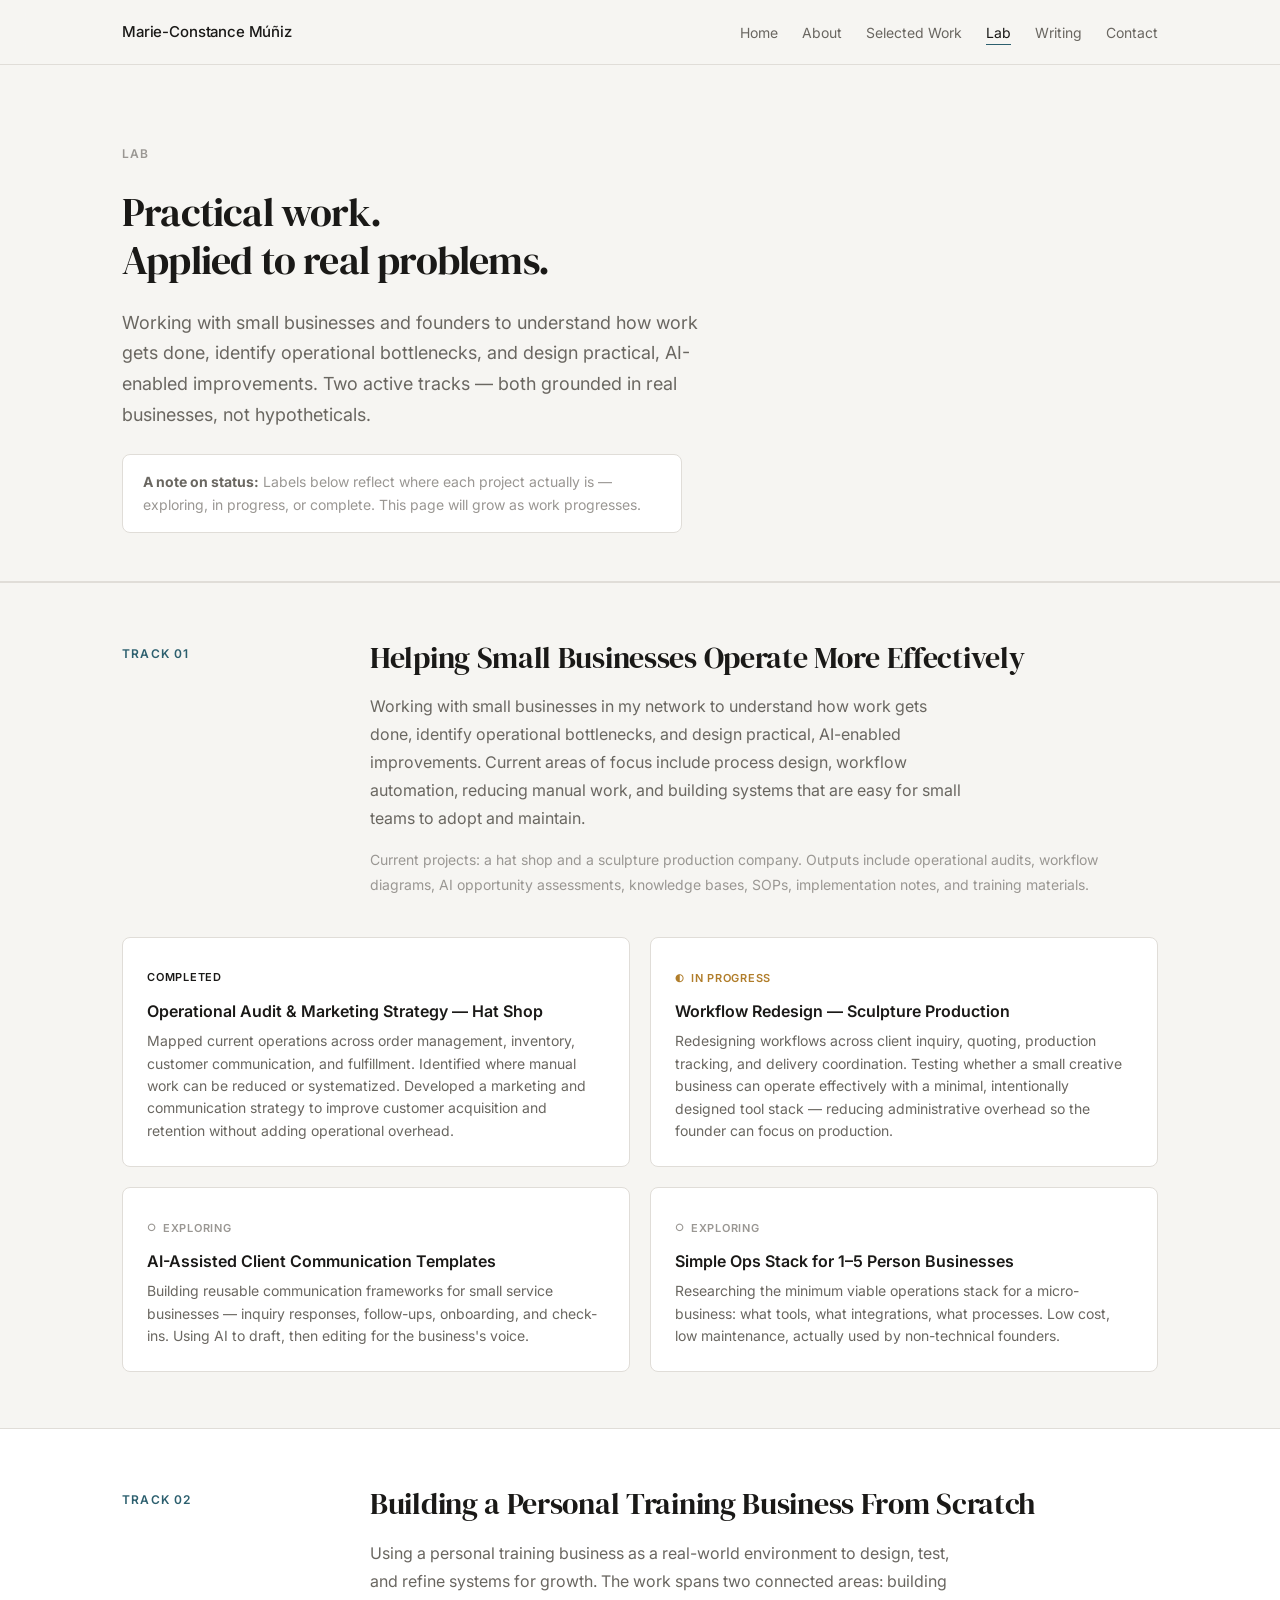
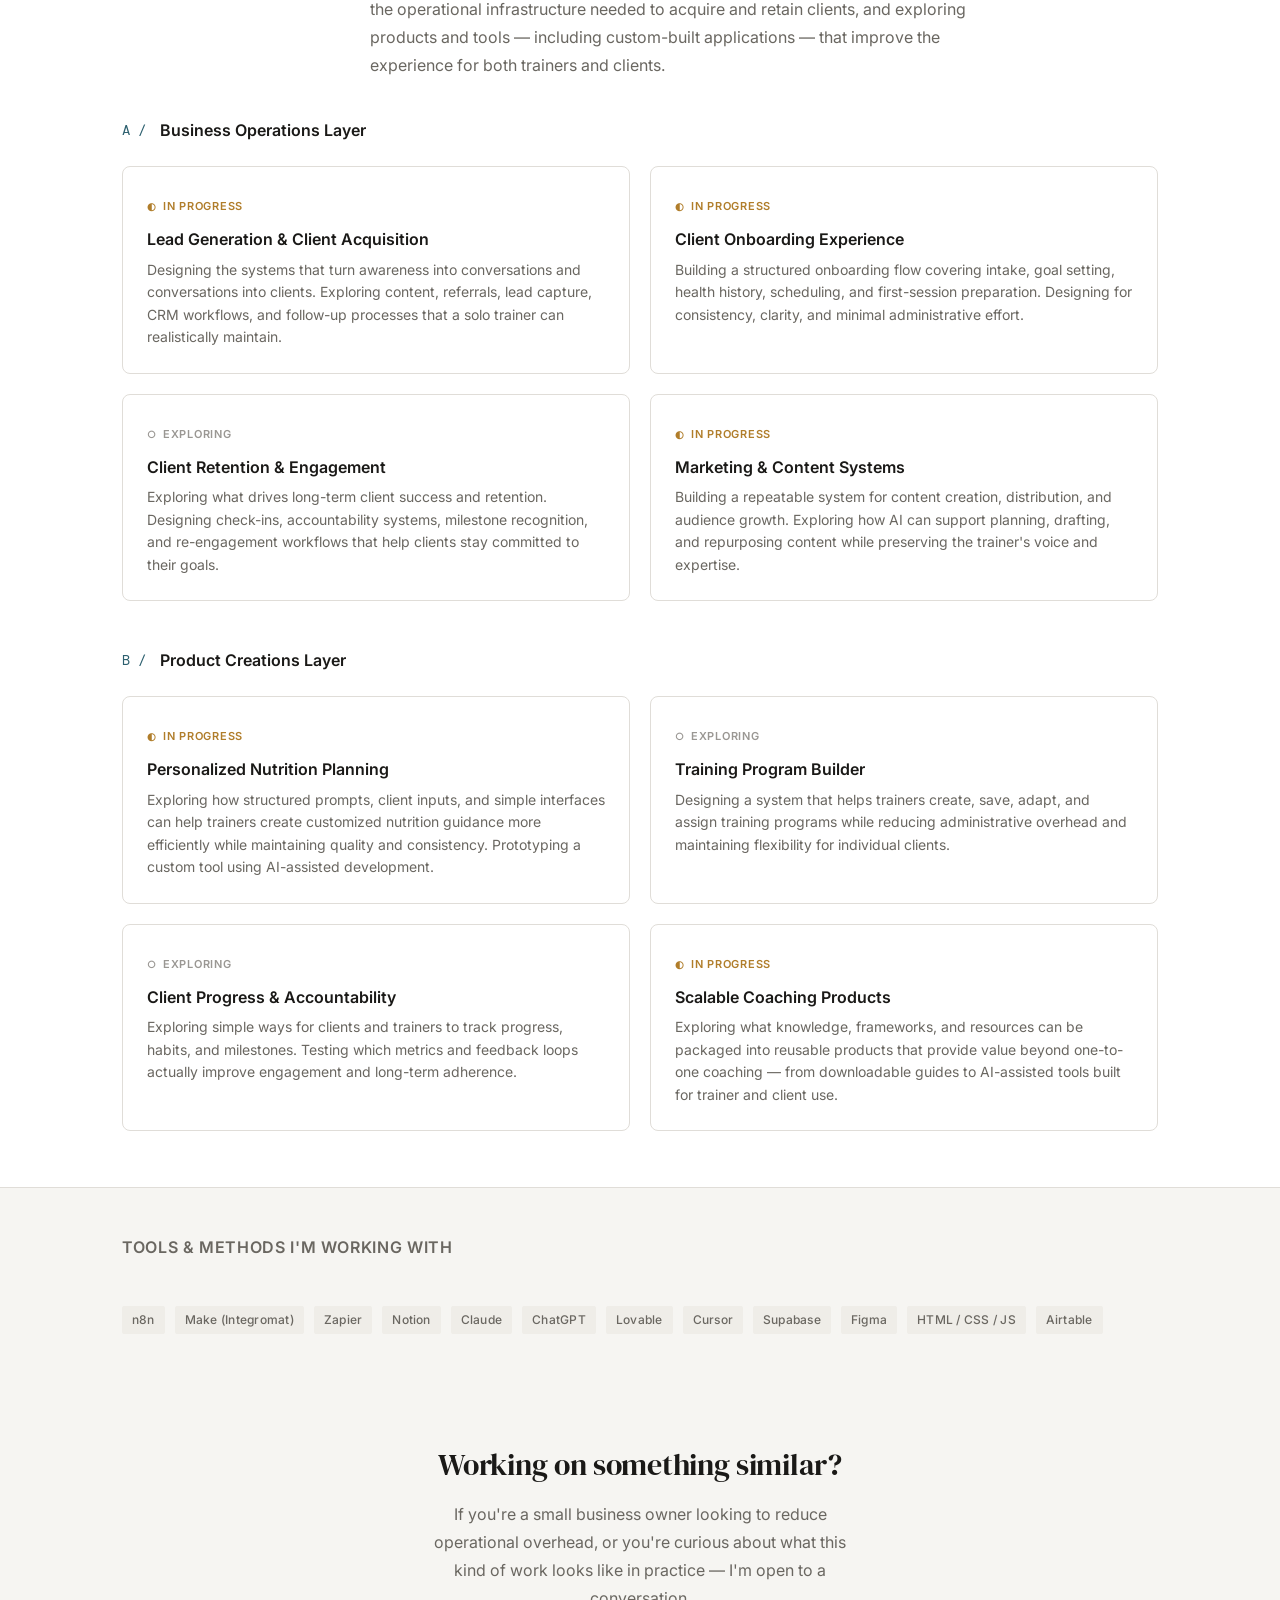
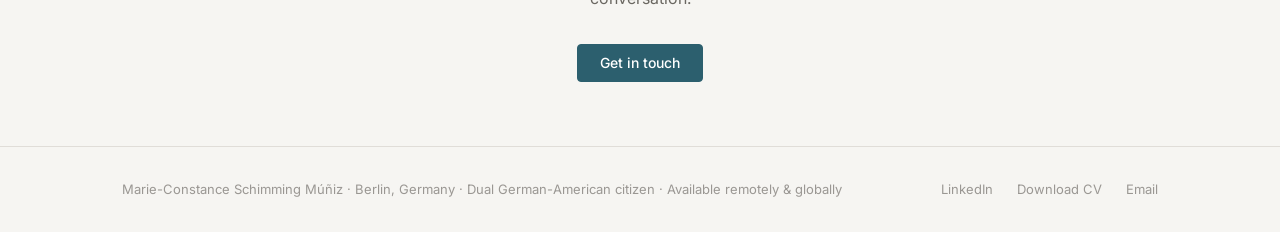
<file: lab.html>
<!DOCTYPE html>
<html lang="en">
<head>
  <meta charset="UTF-8">
  <meta name="viewport" content="width=device-width, initial-scale=1.0">
  <title>Lab — Marie-Constance Schimming Múñiz</title>
  <meta name="description" content="Practical work in progress: AI-enabled business operations, workflow automation, and product creation for small businesses.">
  <link rel="preconnect" href="https://fonts.googleapis.com">
  <link rel="preconnect" href="https://fonts.gstatic.com" crossorigin>
  <link href="https://fonts.googleapis.com/css2?family=DM+Serif+Display&family=DM+Mono:wght@400&family=Inter:wght@300;400;500;600&display=swap" rel="stylesheet">
  <link rel="stylesheet" href="css/style.css">
</head>
<body>

  <nav class="nav" role="navigation" aria-label="Main navigation">
    <div class="nav__inner">
      <a href="index.html" class="nav__name">Marie-Constance Múñiz</a>
      <button class="nav__toggle" aria-expanded="false" aria-label="Toggle menu">
        <span></span><span></span><span></span>
      </button>
      <ul class="nav__links" role="list">
        <li><a href="index.html" class="nav__link">Home</a></li>
        <li><a href="about.html" class="nav__link">About</a></li>
        <li><a href="work.html" class="nav__link">Selected Work</a></li>
        <li><a href="lab.html" class="nav__link">Lab</a></li>
        <li><a href="writing.html" class="nav__link">Writing</a></li>
        <li><a href="contact.html" class="nav__link">Contact</a></li>
      </ul>
    </div>
  </nav>

  <main class="page-offset">

    <section class="lab-hero">
      <div class="container">
        <span class="label mb-3" style="display:block;">Lab</span>
        <h1 style="max-width:560px;">Practical work.<br>Applied to real problems.</h1>
        <p class="large mt-3" style="max-width:600px; color: var(--text-secondary);">
          Working with small businesses and founders to understand how work gets done, identify
          operational bottlenecks, and design practical, AI-enabled improvements. Two active
          tracks — both grounded in real businesses, not hypotheticals.
        </p>
        <div style="margin-top: 1.5rem; padding: 1rem 1.25rem; background: var(--surface); border: 1px solid var(--border); border-radius: var(--radius); max-width: 560px;">
          <p class="small" style="color: var(--text-muted); line-height: 1.6;">
            <strong style="color: var(--text-secondary);">A note on status:</strong>
            Labels below reflect where each project actually is — exploring, in progress, or complete.
            This page will grow as work progresses.
          </p>
        </div>
      </div>
    </section>

    <div class="divider"></div>

    <!-- TRACK 1 -->
    <section class="lab-track" id="small-business">
      <div class="container">
        <div class="lab-track__header">
          <div>
            <span class="label" style="color: var(--accent);">Track 01</span>
          </div>
          <div>
            <h2>Helping Small Businesses Operate More Effectively</h2>
            <p class="mt-2" style="max-width: 600px;">
              Working with small businesses in my network to understand how work gets done,
              identify operational bottlenecks, and design practical, AI-enabled improvements.
              Current areas of focus include process design, workflow automation, reducing manual
              work, and building systems that are easy for small teams to adopt and maintain.
            </p>
            <p class="mt-2" style="font-size: 0.875rem; color: var(--text-muted);">
              Current projects: a hat shop and a sculpture production company.
              Outputs include operational audits, workflow diagrams, AI opportunity assessments,
              knowledge bases, SOPs, implementation notes, and training materials.
            </p>
          </div>
        </div>

        <div class="lab-projects">

          <div class="lab-card">
            <div class="lab-card__status lab-card__status--complete">Completed</div>
            <div class="lab-card__title">Operational Audit &amp; Marketing Strategy — Hat Shop</div>
            <p class="lab-card__desc">
              Mapped current operations across order management, inventory, customer
              communication, and fulfillment. Identified where manual work can be reduced
              or systematized. Developed a marketing and communication strategy to improve
              customer acquisition and retention without adding operational overhead.
            </p>
          </div>

          <div class="lab-card">
            <div class="lab-card__status lab-card__status--progress">In Progress</div>
            <div class="lab-card__title">Workflow Redesign — Sculpture Production</div>
            <p class="lab-card__desc">
              Redesigning workflows across client inquiry, quoting, production tracking,
              and delivery coordination. Testing whether a small creative business can
              operate effectively with a minimal, intentionally designed tool stack —
              reducing administrative overhead so the founder can focus on production.
            </p>
          </div>

          <div class="lab-card">
            <div class="lab-card__status lab-card__status--exploring">Exploring</div>
            <div class="lab-card__title">AI-Assisted Client Communication Templates</div>
            <p class="lab-card__desc">
              Building reusable communication frameworks for small service businesses —
              inquiry responses, follow-ups, onboarding, and check-ins. Using AI to
              draft, then editing for the business's voice.
            </p>
          </div>

          <div class="lab-card">
            <div class="lab-card__status lab-card__status--exploring">Exploring</div>
            <div class="lab-card__title">Simple Ops Stack for 1–5 Person Businesses</div>
            <p class="lab-card__desc">
              Researching the minimum viable operations stack for a micro-business:
              what tools, what integrations, what processes. Low cost, low maintenance,
              actually used by non-technical founders.
            </p>
          </div>

        </div>
      </div>
    </section>

    <!-- TRACK 2 -->
    <section class="lab-track" id="pt-business" style="background: var(--surface);">
      <div class="container">
        <div class="lab-track__header">
          <div>
            <span class="label" style="color: var(--accent);">Track 02</span>
          </div>
          <div>
            <h2>Building a Personal Training Business From Scratch</h2>
            <p class="mt-2" style="max-width: 600px;">
              Using a personal training business as a real-world environment to design, test,
              and refine systems for growth. The work spans two connected areas: building the
              operational infrastructure needed to acquire and retain clients, and exploring
              products and tools — including custom-built applications — that improve the
              experience for both trainers and clients.
            </p>
          </div>
        </div>

        <!-- Business Operations Layer -->
        <div style="margin-bottom: 3rem;">
          <div style="display: flex; align-items: center; gap: 0.875rem; margin-bottom: 1.5rem;">
            <span class="mono" style="color: var(--accent);">A /</span>
            <h3 style="text-transform: none; font-size: 1rem; font-weight: 600; color: var(--text); letter-spacing: 0;">Business Operations Layer</h3>
          </div>
          <div class="lab-projects">

            <div class="lab-card">
              <div class="lab-card__status lab-card__status--progress">In Progress</div>
              <div class="lab-card__title">Lead Generation &amp; Client Acquisition</div>
              <p class="lab-card__desc">
                Designing the systems that turn awareness into conversations and conversations
                into clients. Exploring content, referrals, lead capture, CRM workflows, and
                follow-up processes that a solo trainer can realistically maintain.
              </p>
            </div>

            <div class="lab-card">
              <div class="lab-card__status lab-card__status--progress">In Progress</div>
              <div class="lab-card__title">Client Onboarding Experience</div>
              <p class="lab-card__desc">
                Building a structured onboarding flow covering intake, goal setting, health
                history, scheduling, and first-session preparation. Designing for consistency,
                clarity, and minimal administrative effort.
              </p>
            </div>

            <div class="lab-card">
              <div class="lab-card__status lab-card__status--exploring">Exploring</div>
              <div class="lab-card__title">Client Retention &amp; Engagement</div>
              <p class="lab-card__desc">
                Exploring what drives long-term client success and retention. Designing
                check-ins, accountability systems, milestone recognition, and re-engagement
                workflows that help clients stay committed to their goals.
              </p>
            </div>

            <div class="lab-card">
              <div class="lab-card__status lab-card__status--progress">In Progress</div>
              <div class="lab-card__title">Marketing &amp; Content Systems</div>
              <p class="lab-card__desc">
                Building a repeatable system for content creation, distribution, and audience
                growth. Exploring how AI can support planning, drafting, and repurposing
                content while preserving the trainer's voice and expertise.
              </p>
            </div>

          </div>
        </div>

        <!-- Product Creations Layer -->
        <div>
          <div style="display: flex; align-items: center; gap: 0.875rem; margin-bottom: 1.5rem;">
            <span class="mono" style="color: var(--accent);">B /</span>
            <h3 style="text-transform: none; font-size: 1rem; font-weight: 600; color: var(--text); letter-spacing: 0;">Product Creations Layer</h3>
          </div>
          <div class="lab-projects">

            <div class="lab-card">
              <div class="lab-card__status lab-card__status--progress">In Progress</div>
              <div class="lab-card__title">Personalized Nutrition Planning</div>
              <p class="lab-card__desc">
                Exploring how structured prompts, client inputs, and simple interfaces can
                help trainers create customized nutrition guidance more efficiently while
                maintaining quality and consistency. Prototyping a custom tool using
                AI-assisted development.
              </p>
            </div>

            <div class="lab-card">
              <div class="lab-card__status lab-card__status--exploring">Exploring</div>
              <div class="lab-card__title">Training Program Builder</div>
              <p class="lab-card__desc">
                Designing a system that helps trainers create, save, adapt, and assign
                training programs while reducing administrative overhead and maintaining
                flexibility for individual clients.
              </p>
            </div>

            <div class="lab-card">
              <div class="lab-card__status lab-card__status--exploring">Exploring</div>
              <div class="lab-card__title">Client Progress &amp; Accountability</div>
              <p class="lab-card__desc">
                Exploring simple ways for clients and trainers to track progress, habits,
                and milestones. Testing which metrics and feedback loops actually improve
                engagement and long-term adherence.
              </p>
            </div>

            <div class="lab-card">
              <div class="lab-card__status lab-card__status--progress">In Progress</div>
              <div class="lab-card__title">Scalable Coaching Products</div>
              <p class="lab-card__desc">
                Exploring what knowledge, frameworks, and resources can be packaged into
                reusable products that provide value beyond one-to-one coaching — from
                downloadable guides to AI-assisted tools built for trainer and client use.
              </p>
            </div>

          </div>
        </div>

      </div>
    </section>

    <!-- TOOLS & METHODS -->
    <section style="padding: 3rem 0; border-top: 1px solid var(--border);">
      <div class="container">
        <div class="section-header">
          <h3>Tools &amp; Methods I'm Working With</h3>
        </div>
        <div style="display: flex; flex-wrap: wrap; gap: 0.625rem; margin-top: 1rem;">
          <span class="tag">n8n</span>
          <span class="tag">Make (Integromat)</span>
          <span class="tag">Zapier</span>
          <span class="tag">Notion</span>
          <span class="tag">Claude</span>
          <span class="tag">ChatGPT</span>
          <span class="tag">Lovable</span>
          <span class="tag">Cursor</span>
          <span class="tag">Supabase</span>
          <span class="tag">Figma</span>
          <span class="tag">HTML / CSS / JS</span>
          <span class="tag">Airtable</span>
        </div>
      </div>
    </section>

    <!-- CTA -->
    <section class="contact-cta" style="padding: 4rem 0;">
      <div class="container">
        <h2>Working on something similar?</h2>
        <p>
          If you're a small business owner looking to reduce operational overhead,
          or you're curious about what this kind of work looks like in practice —
          I'm open to a conversation.
        </p>
        <div class="contact-cta__actions">
          <a href="mailto:mariecmuniz@gmail.com" class="btn btn--primary">Get in touch</a>
        </div>
      </div>
    </section>

  </main>

  <footer class="footer">
    <div class="container">
      <div class="footer__inner">
        <span class="footer__left">Marie-Constance Schimming Múñiz · Berlin, Germany · Dual German-American citizen · Available remotely &amp; globally</span>
        <div class="footer__links">
          <a href="https://www.linkedin.com/in/marieconstancemuniz/" class="footer__link" target="_blank" rel="noopener">LinkedIn</a>
          <a href="assets/marie_constance_cv.pdf" class="footer__link" download>Download CV</a>
          <a href="mailto:mariecmuniz@gmail.com" class="footer__link">Email</a>
        </div>
      </div>
    </div>
  </footer>

  <script src="js/main.js"></script>
</body>
</html>
</file>
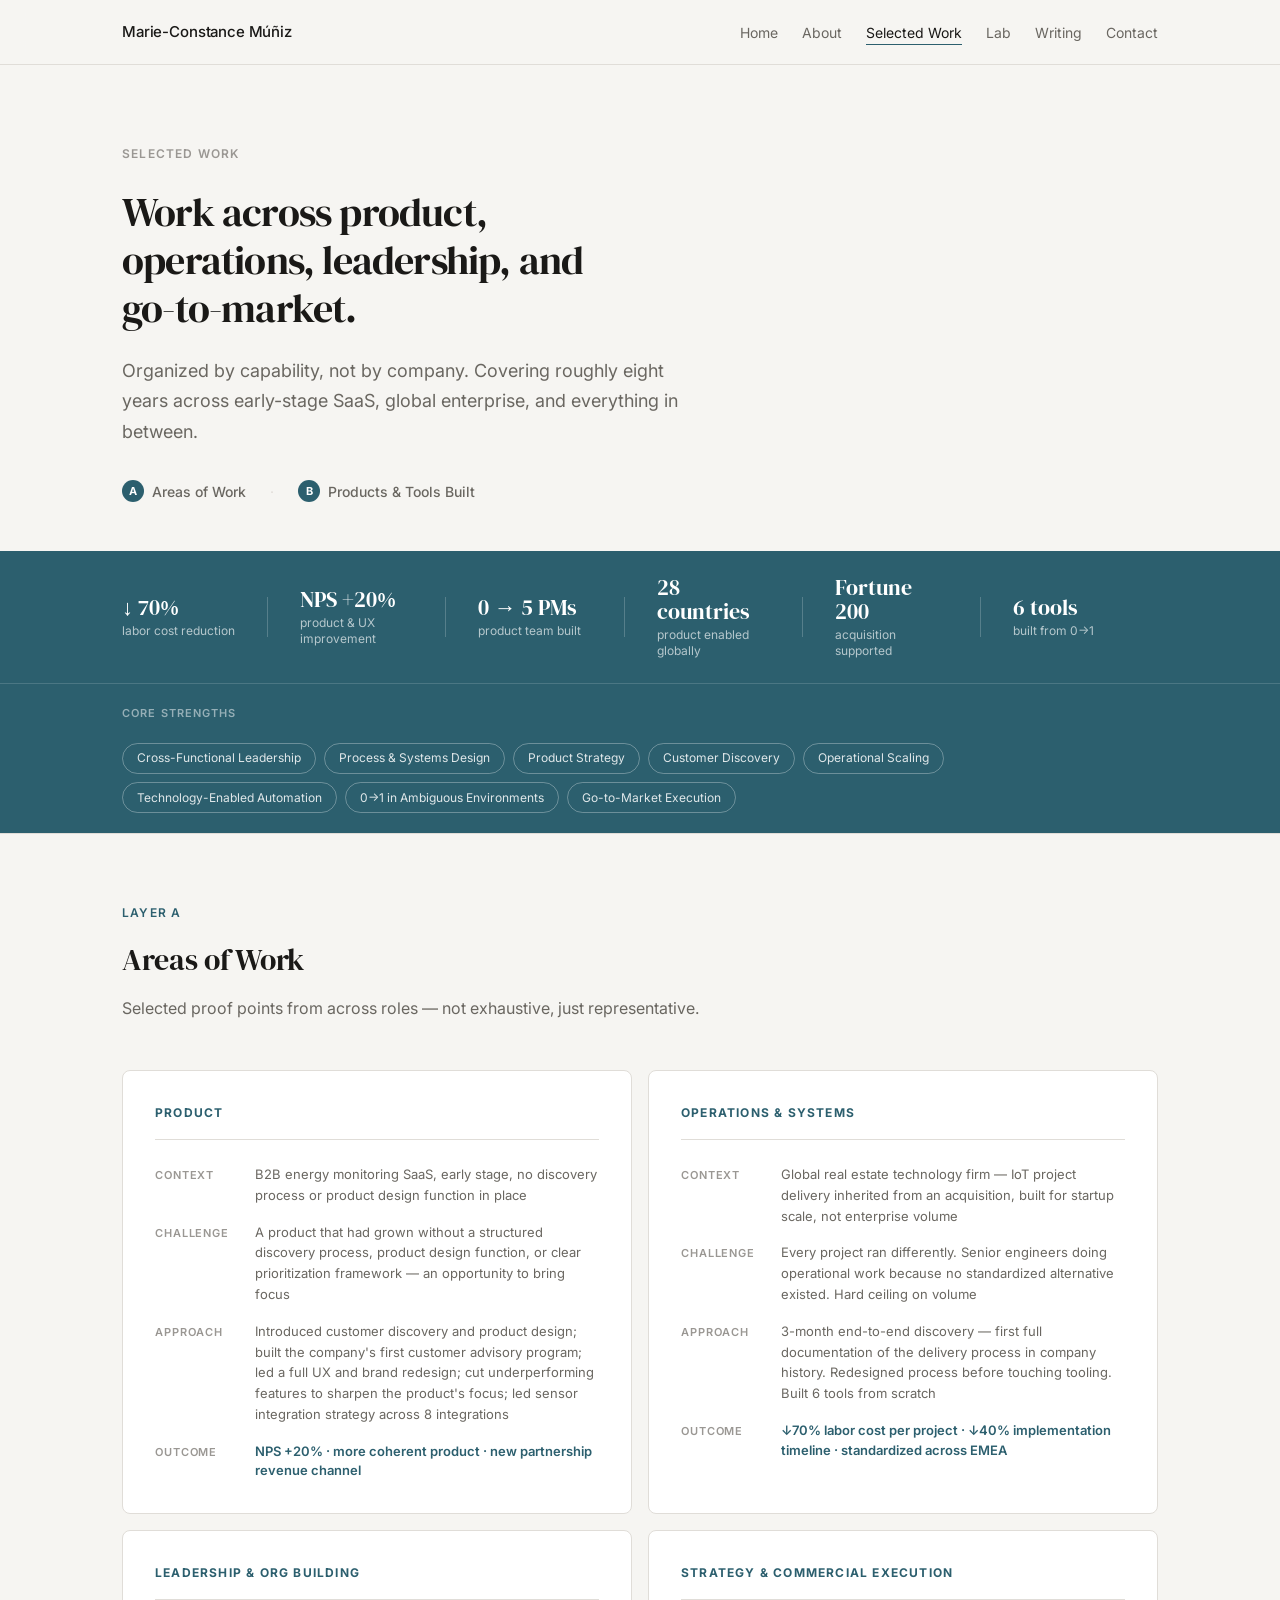
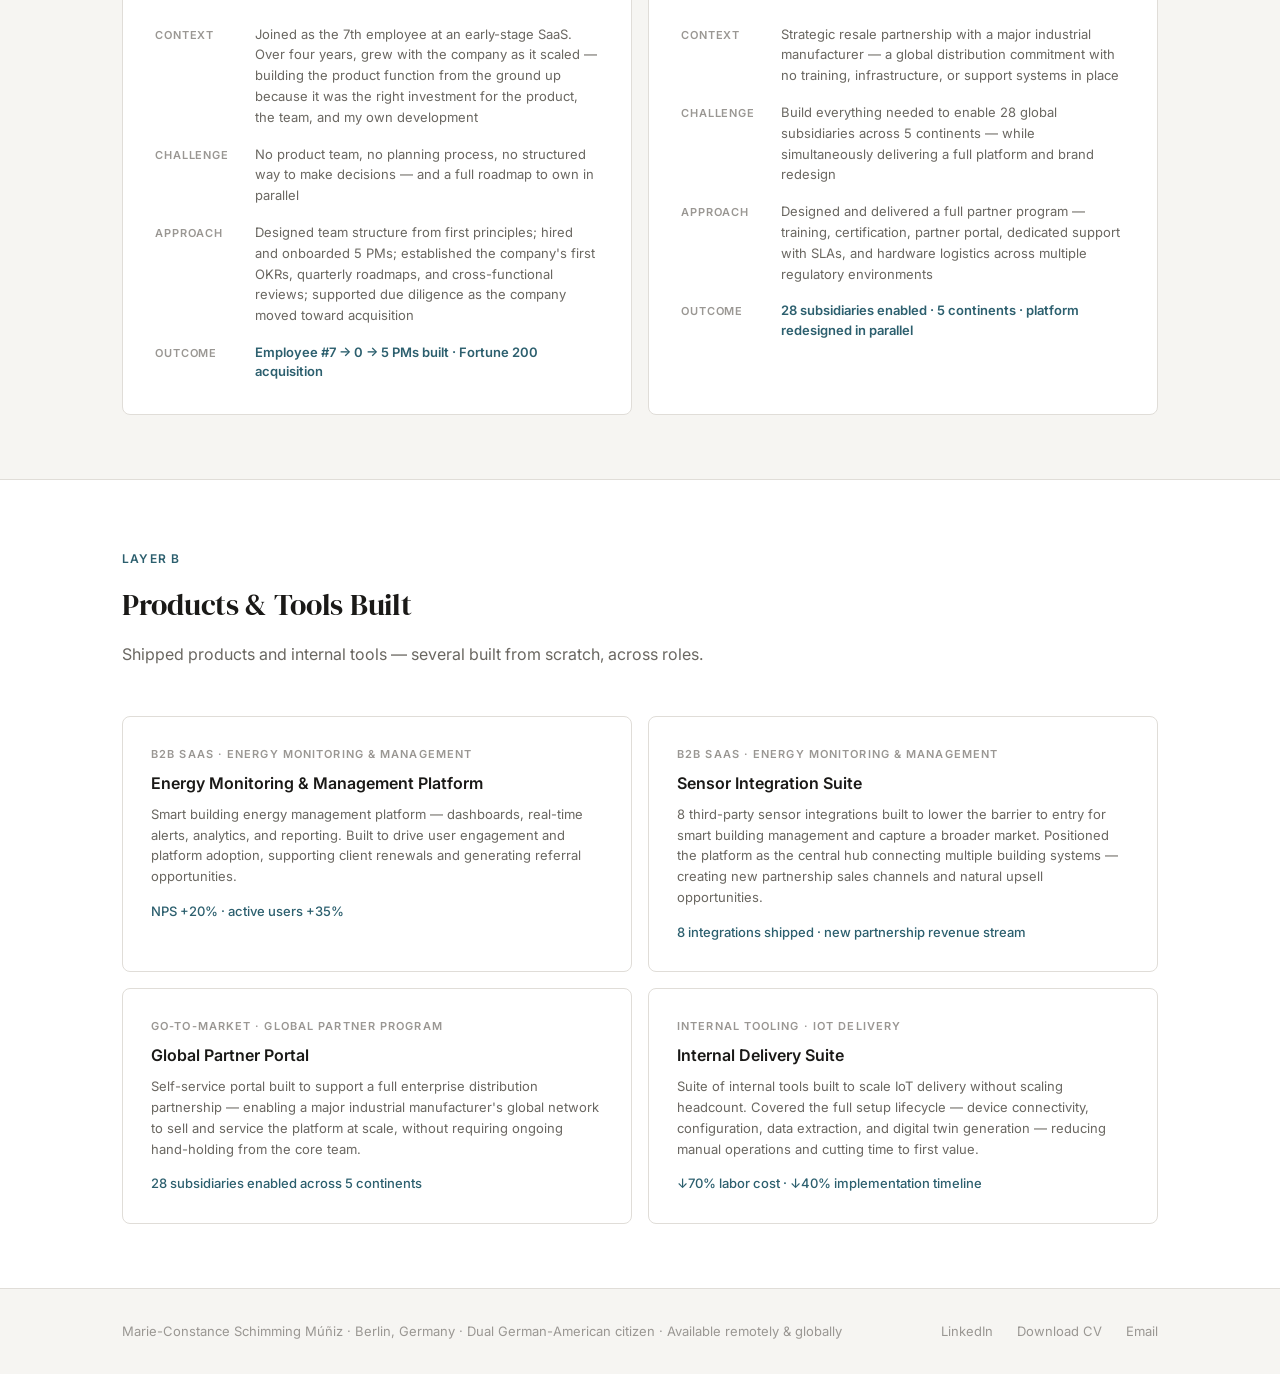
<file: work.html>
<!DOCTYPE html>
<html lang="en">
<head>
  <meta charset="UTF-8">
  <meta name="viewport" content="width=device-width, initial-scale=1.0">
  <title>Selected Work — Marie-Constance Schimming Múñiz</title>
  <meta name="description" content="A portfolio of work across product, operations, leadership, and go-to-market.">
  <link rel="preconnect" href="https://fonts.googleapis.com">
  <link rel="preconnect" href="https://fonts.gstatic.com" crossorigin>
  <link href="https://fonts.googleapis.com/css2?family=DM+Serif+Display&family=DM+Mono:wght@400&family=Inter:wght@300;400;500;600&display=swap" rel="stylesheet">
  <link rel="stylesheet" href="css/style.css">
</head>
<body>

  <nav class="nav" role="navigation" aria-label="Main navigation">
    <div class="nav__inner">
      <a href="index.html" class="nav__name">Marie-Constance Múñiz</a>
      <button class="nav__toggle" aria-expanded="false" aria-label="Toggle menu">
        <span></span><span></span><span></span>
      </button>
      <ul class="nav__links" role="list">
        <li><a href="index.html" class="nav__link">Home</a></li>
        <li><a href="about.html" class="nav__link">About</a></li>
        <li><a href="work.html" class="nav__link">Selected Work</a></li>
        <li><a href="lab.html" class="nav__link">Lab</a></li>
        <li><a href="writing.html" class="nav__link">Writing</a></li>
        <li><a href="contact.html" class="nav__link">Contact</a></li>
      </ul>
    </div>
  </nav>

  <main class="page-offset">

    <!-- PAGE HEADER -->
    <section class="work-hero">
      <div class="container">
        <span class="label mb-3" style="display:block;">Selected Work</span>
        <h1 style="max-width:520px;">Work across product, operations, leadership, and go-to-market.</h1>
        <p class="large mt-3" style="max-width:580px; color: var(--text-secondary);">
          Organized by capability, not by company. Covering roughly eight years across early-stage SaaS, global enterprise, and everything in between.
        </p>
        <div style="display:flex; gap:1.5rem; margin-top:2rem; flex-wrap:wrap;">
          <a href="#areas-of-work" style="display:flex; align-items:center; gap:0.5rem; text-decoration:none; color:var(--text-secondary); font-size:0.875rem; font-weight:500;">
            <span style="display:inline-flex; align-items:center; justify-content:center; width:22px; height:22px; background:var(--accent); color:white; border-radius:50%; font-size:0.6875rem; font-weight:700; flex-shrink:0;">A</span>
            Areas of Work
          </a>
          <span style="color:var(--border); font-size:0.875rem;">·</span>
          <a href="#products-built" style="display:flex; align-items:center; gap:0.5rem; text-decoration:none; color:var(--text-secondary); font-size:0.875rem; font-weight:500;">
            <span style="display:inline-flex; align-items:center; justify-content:center; width:22px; height:22px; background:var(--accent); color:white; border-radius:50%; font-size:0.6875rem; font-weight:700; flex-shrink:0;">B</span>
            Products &amp; Tools Built
          </a>
        </div>
      </div>
    </section>

    <!-- METRICS + STRENGTHS STRIP -->
    <section style="background: var(--accent); padding: 0;">
      <div style="padding: 1.5rem 0; border-bottom: 1px solid rgba(255,255,255,0.15);">
        <div class="container">
          <div class="achievements-strip">
            <div class="achievement-stat">
              <span class="achievement-stat__number">↓ 70%</span>
              <span class="achievement-stat__label">labor cost reduction</span>
            </div>
            <div class="achievement-strip__divider"></div>
            <div class="achievement-stat">
              <span class="achievement-stat__number">NPS +20%</span>
              <span class="achievement-stat__label">product &amp; UX improvement</span>
            </div>
            <div class="achievement-strip__divider"></div>
            <div class="achievement-stat">
              <span class="achievement-stat__number">0 → 5 PMs</span>
              <span class="achievement-stat__label">product team built</span>
            </div>
            <div class="achievement-strip__divider"></div>
            <div class="achievement-stat">
              <span class="achievement-stat__number">28 countries</span>
              <span class="achievement-stat__label">product enabled globally</span>
            </div>
            <div class="achievement-strip__divider"></div>
            <div class="achievement-stat">
              <span class="achievement-stat__number">Fortune 200</span>
              <span class="achievement-stat__label">acquisition supported</span>
            </div>
            <div class="achievement-strip__divider"></div>
            <div class="achievement-stat">
              <span class="achievement-stat__number">6 tools</span>
              <span class="achievement-stat__label">built from 0→1</span>
            </div>
          </div>
        </div>
      </div>
      <div style="padding: 1.25rem 0;">
        <div class="container">
          <div class="strengths-strip">
            <span class="strengths-strip__label">Core strengths</span>
            <div class="strengths-strip__tags">
              <span class="strength-pill">Cross-Functional Leadership</span>
              <span class="strength-pill">Process &amp; Systems Design</span>
              <span class="strength-pill">Product Strategy</span>
              <span class="strength-pill">Customer Discovery</span>
              <span class="strength-pill">Operational Scaling</span>
              <span class="strength-pill">Technology-Enabled Automation</span>
              <span class="strength-pill">0→1 in Ambiguous Environments</span>
              <span class="strength-pill">Go-to-Market Execution</span>
            </div>
          </div>
        </div>
      </div>
    </section>

    <div class="divider"></div>

    <!-- LAYER A: AREAS OF WORK -->
    <section id="areas-of-work" style="padding: 4rem 0;">
      <div class="container">
        <div class="section-header">
          <span class="label" style="color:var(--accent);">Layer A</span>
          <h2 class="mt-2">Areas of Work</h2>
          <p class="mt-2" style="color: var(--text-secondary);">Selected proof points from across roles — not exhaustive, just representative.</p>
        </div>

        <div class="capability-grid">

          <div class="capability-card">
            <div class="capability-card__heading">Product</div>
            <div class="capability-rows">
              <div class="capability-row">
                <span class="capability-row__label">Context</span>
                <span class="capability-row__value">B2B energy monitoring SaaS, early stage, no discovery process or product design function in place</span>
              </div>
              <div class="capability-row">
                <span class="capability-row__label">Challenge</span>
                <span class="capability-row__value">A product that had grown without a structured discovery process, product design function, or clear prioritization framework — an opportunity to bring focus</span>
              </div>
              <div class="capability-row">
                <span class="capability-row__label">Approach</span>
                <span class="capability-row__value">Introduced customer discovery and product design; built the company's first customer advisory program; led a full UX and brand redesign; cut underperforming features to sharpen the product's focus; led sensor integration strategy across 8 integrations</span>
              </div>
              <div class="capability-row">
                <span class="capability-row__label">Outcome</span>
                <span class="capability-row__value--outcome">NPS +20% · more coherent product · new partnership revenue channel</span>
              </div>
            </div>
          </div>

          <div class="capability-card">
            <div class="capability-card__heading">Operations &amp; Systems</div>
            <div class="capability-rows">
              <div class="capability-row">
                <span class="capability-row__label">Context</span>
                <span class="capability-row__value">Global real estate technology firm — IoT project delivery inherited from an acquisition, built for startup scale, not enterprise volume</span>
              </div>
              <div class="capability-row">
                <span class="capability-row__label">Challenge</span>
                <span class="capability-row__value">Every project ran differently. Senior engineers doing operational work because no standardized alternative existed. Hard ceiling on volume</span>
              </div>
              <div class="capability-row">
                <span class="capability-row__label">Approach</span>
                <span class="capability-row__value">3-month end-to-end discovery — first full documentation of the delivery process in company history. Redesigned process before touching tooling. Built 6 tools from scratch</span>
              </div>
              <div class="capability-row">
                <span class="capability-row__label">Outcome</span>
                <span class="capability-row__value--outcome">↓70% labor cost per project · ↓40% implementation timeline · standardized across EMEA</span>
              </div>
            </div>
          </div>

          <div class="capability-card">
            <div class="capability-card__heading">Leadership &amp; Org Building</div>
            <div class="capability-rows">
              <div class="capability-row">
                <span class="capability-row__label">Context</span>
                <span class="capability-row__value">Joined as the 7th employee at an early-stage SaaS. Over four years, grew with the company as it scaled — building the product function from the ground up because it was the right investment for the product, the team, and my own development</span>
              </div>
              <div class="capability-row">
                <span class="capability-row__label">Challenge</span>
                <span class="capability-row__value">No product team, no planning process, no structured way to make decisions — and a full roadmap to own in parallel</span>
              </div>
              <div class="capability-row">
                <span class="capability-row__label">Approach</span>
                <span class="capability-row__value">Designed team structure from first principles; hired and onboarded 5 PMs; established the company's first OKRs, quarterly roadmaps, and cross-functional reviews; supported due diligence as the company moved toward acquisition</span>
              </div>
              <div class="capability-row">
                <span class="capability-row__label">Outcome</span>
                <span class="capability-row__value--outcome">Employee #7 → 0 → 5 PMs built · Fortune 200 acquisition</span>
              </div>
            </div>
          </div>

          <div class="capability-card">
            <div class="capability-card__heading">Strategy &amp; Commercial Execution</div>
            <div class="capability-rows">
              <div class="capability-row">
                <span class="capability-row__label">Context</span>
                <span class="capability-row__value">Strategic resale partnership with a major industrial manufacturer — a global distribution commitment with no training, infrastructure, or support systems in place</span>
              </div>
              <div class="capability-row">
                <span class="capability-row__label">Challenge</span>
                <span class="capability-row__value">Build everything needed to enable 28 global subsidiaries across 5 continents — while simultaneously delivering a full platform and brand redesign</span>
              </div>
              <div class="capability-row">
                <span class="capability-row__label">Approach</span>
                <span class="capability-row__value">Designed and delivered a full partner program — training, certification, partner portal, dedicated support with SLAs, and hardware logistics across multiple regulatory environments</span>
              </div>
              <div class="capability-row">
                <span class="capability-row__label">Outcome</span>
                <span class="capability-row__value--outcome">28 subsidiaries enabled · 5 continents · platform redesigned in parallel</span>
              </div>
            </div>
          </div>

        </div>
      </div>
    </section>

    <div class="divider"></div>

    <!-- LAYER B: PRODUCTS & TOOLS BUILT -->
    <section id="products-built" style="padding: 4rem 0; background: var(--surface);">
      <div class="container">
        <div class="section-header">
          <span class="label" style="color:var(--accent);">Layer B</span>
          <h2 class="mt-2">Products &amp; Tools Built</h2>
          <p class="mt-2" style="color: var(--text-secondary);">Shipped products and internal tools — several built from scratch, across roles.</p>
        </div>

        <div class="product-cards">

          <div class="product-card">
            <div class="product-card__label">B2B SaaS · Energy Monitoring &amp; Management</div>
            <div class="product-card__title">Energy Monitoring &amp; Management Platform</div>
            <p class="product-card__desc">Smart building energy management platform — dashboards, real-time alerts, analytics, and reporting. Built to drive user engagement and platform adoption, supporting client renewals and generating referral opportunities.</p>
            <div class="product-card__outcome">NPS +20% · active users +35%</div>
          </div>

          <div class="product-card">
            <div class="product-card__label">B2B SaaS · Energy Monitoring &amp; Management</div>
            <div class="product-card__title">Sensor Integration Suite</div>
            <p class="product-card__desc">8 third-party sensor integrations built to lower the barrier to entry for smart building management and capture a broader market. Positioned the platform as the central hub connecting multiple building systems — creating new partnership sales channels and natural upsell opportunities.</p>
            <div class="product-card__outcome">8 integrations shipped · new partnership revenue stream</div>
          </div>

          <div class="product-card">
            <div class="product-card__label">Go-to-Market · Global Partner Program</div>
            <div class="product-card__title">Global Partner Portal</div>
            <p class="product-card__desc">Self-service portal built to support a full enterprise distribution partnership — enabling a major industrial manufacturer's global network to sell and service the platform at scale, without requiring ongoing hand-holding from the core team.</p>
            <div class="product-card__outcome">28 subsidiaries enabled across 5 continents</div>
          </div>

          <div class="product-card">
            <div class="product-card__label">Internal Tooling · IoT Delivery</div>
            <div class="product-card__title">Internal Delivery Suite</div>
            <p class="product-card__desc">Suite of internal tools built to scale IoT delivery without scaling headcount. Covered the full setup lifecycle — device connectivity, configuration, data extraction, and digital twin generation — reducing manual operations and cutting time to first value.</p>
            <div class="product-card__outcome">↓70% labor cost · ↓40% implementation timeline</div>
          </div>

        </div>
      </div>
    </section>

  </main>

  <footer class="footer">
    <div class="container">
      <div class="footer__inner">
        <span class="footer__left">Marie-Constance Schimming Múñiz · Berlin, Germany · Dual German-American citizen · Available remotely &amp; globally</span>
        <div class="footer__links">
          <a href="https://www.linkedin.com/in/marieconstancemuniz/" class="footer__link" target="_blank" rel="noopener">LinkedIn</a>
          <a href="assets/marie_constance_cv.pdf" class="footer__link" download>Download CV</a>
          <a href="mailto:mariecmuniz@gmail.com" class="footer__link">Email</a>
        </div>
      </div>
    </div>
  </footer>

  <script src="js/main.js"></script>
</body>
</html>
</file>
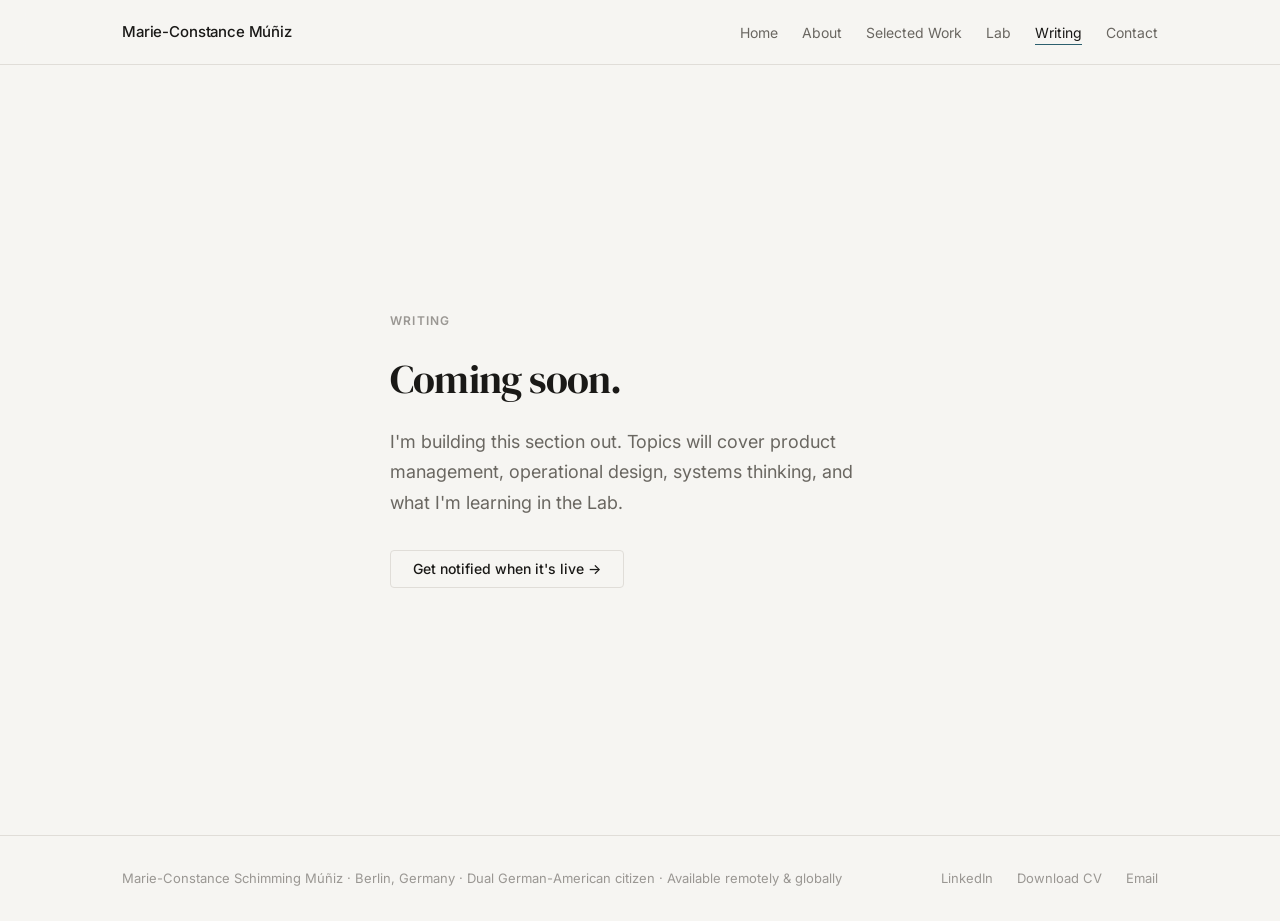
<file: writing.html>
<!DOCTYPE html>
<html lang="en">
<head>
  <meta charset="UTF-8">
  <meta name="viewport" content="width=device-width, initial-scale=1.0">
  <title>Writing — Marie-Constance Schimming Múñiz</title>
  <meta name="description" content="Writing on product, operations, systems, and building things that work.">
  <link rel="preconnect" href="https://fonts.googleapis.com">
  <link rel="preconnect" href="https://fonts.gstatic.com" crossorigin>
  <link href="https://fonts.googleapis.com/css2?family=DM+Serif+Display&family=DM+Mono:wght@400&family=Inter:wght@300;400;500;600&display=swap" rel="stylesheet">
  <link rel="stylesheet" href="css/style.css">
</head>
<body>

  <nav class="nav" role="navigation" aria-label="Main navigation">
    <div class="nav__inner">
      <a href="index.html" class="nav__name">Marie-Constance Múñiz</a>
      <button class="nav__toggle" aria-expanded="false" aria-label="Toggle menu">
        <span></span><span></span><span></span>
      </button>
      <ul class="nav__links" role="list">
        <li><a href="index.html" class="nav__link">Home</a></li>
        <li><a href="about.html" class="nav__link">About</a></li>
        <li><a href="work.html" class="nav__link">Selected Work</a></li>
        <li><a href="lab.html" class="nav__link">Lab</a></li>
        <li><a href="writing.html" class="nav__link">Writing</a></li>
        <li><a href="contact.html" class="nav__link">Contact</a></li>
      </ul>
    </div>
  </nav>

  <main class="page-offset">
    <section style="padding: 7rem 0; min-height: calc(100vh - 64px - 65px); display: flex; align-items: center;">
      <div class="container--narrow">
        <span class="label mb-3" style="display:block;">Writing</span>
        <h1>Coming soon.</h1>
        <p class="large mt-3" style="max-width: 500px;">
          I'm building this section out. Topics will cover product management,
          operational design, systems thinking, and what I'm learning in the Lab.
        </p>
        <a href="contact.html" class="btn btn--outline mt-4" style="display:inline-flex;">
          Get notified when it's live →
        </a>
      </div>
    </section>
  </main>

  <footer class="footer">
    <div class="container">
      <div class="footer__inner">
        <span class="footer__left">Marie-Constance Schimming Múñiz · Berlin, Germany · Dual German-American citizen · Available remotely &amp; globally</span>
        <div class="footer__links">
          <a href="https://www.linkedin.com/in/marieconstancemuniz/" class="footer__link" target="_blank" rel="noopener">LinkedIn</a>
          <a href="assets/marie_constance_cv.pdf" class="footer__link" download>Download CV</a>
          <a href="mailto:mariecmuniz@gmail.com" class="footer__link">Email</a>
        </div>
      </div>
    </div>
  </footer>

  <script src="js/main.js"></script>
</body>
</html>
</file>
<file: css/style.css>
/* ============================================================
   MARIE-CONSTANCE SCHIMMING MÚÑIZ — PERSONAL WEBSITE
   ============================================================ */

/* =====================
   CUSTOM PROPERTIES
   ===================== */
:root {
  --bg:             #F6F5F2;
  --surface:        #FFFFFF;
  --surface-alt:    #EFEDE8;
  --text:           #1A1917;
  --text-secondary: #6A6761;
  --text-muted:     #9A9793;
  --accent:         #2C5F6E;
  --accent-hover:   #20505E;
  --accent-light:   #EBF3F5;
  --border:         #E0DDD8;
  --border-light:   #EAE8E3;

  --font-display:   'DM Serif Display', Georgia, serif;
  --font-body:      'Inter', -apple-system, BlinkMacSystemFont, sans-serif;
  --font-mono:      'DM Mono', 'Courier New', monospace;

  --max-width:      1100px;
  --content-width:  720px;
  --gap:            1.5rem;
  --section-gap:    6rem;

  --radius-sm:      4px;
  --radius:         8px;
  --radius-lg:      12px;

  --transition:     0.2s ease;
}

/* =====================
   RESET & BASE
   ===================== */
*, *::before, *::after {
  box-sizing: border-box;
  margin: 0;
  padding: 0;
}

html {
  font-size: 16px;
  scroll-behavior: smooth;
  -webkit-text-size-adjust: 100%;
  overflow-x: hidden;
}

body {
  background-color: var(--bg);
  color: var(--text);
  font-family: var(--font-body);
  font-weight: 400;
  line-height: 1.65;
  -webkit-font-smoothing: antialiased;
  -moz-osx-font-smoothing: grayscale;
  overflow-x: hidden;
}

img {
  max-width: 100%;
  height: auto;
  display: block;
}

a {
  color: var(--accent);
  text-decoration: none;
  transition: color var(--transition);
}

a:hover {
  color: var(--accent-hover);
}

ul, ol {
  list-style: none;
}

/* =====================
   TYPOGRAPHY
   ===================== */
.display {
  font-family: var(--font-display);
  font-size: clamp(2.25rem, 5vw, 3.5rem);
  font-weight: 400;
  line-height: 1.15;
  letter-spacing: -0.02em;
  color: var(--text);
}

h1 {
  font-family: var(--font-display);
  font-size: clamp(1.75rem, 3.5vw, 2.5rem);
  font-weight: 400;
  line-height: 1.2;
  letter-spacing: -0.02em;
}

h2 {
  font-family: var(--font-display);
  font-size: clamp(1.35rem, 2.5vw, 1.875rem);
  font-weight: 400;
  line-height: 1.25;
  letter-spacing: -0.01em;
}

h3 {
  font-family: var(--font-body);
  font-size: 1rem;
  font-weight: 600;
  line-height: 1.4;
  letter-spacing: 0.04em;
  text-transform: uppercase;
  color: var(--text-secondary);
}

h4 {
  font-family: var(--font-body);
  font-size: 1.0625rem;
  font-weight: 600;
  line-height: 1.4;
}

p {
  font-size: 1rem;
  line-height: 1.75;
  color: var(--text-secondary);
}

p.large {
  font-size: 1.125rem;
  line-height: 1.7;
}

p.small {
  font-size: 0.875rem;
}

.label {
  font-family: var(--font-body);
  font-size: 0.75rem;
  font-weight: 600;
  letter-spacing: 0.1em;
  text-transform: uppercase;
  color: var(--text-muted);
}

.mono {
  font-family: var(--font-mono);
  font-size: 0.875rem;
}

/* =====================
   LAYOUT
   ===================== */
.container {
  width: 100%;
  max-width: var(--max-width);
  margin: 0 auto;
  padding: 0 2rem;
}

.container--narrow {
  max-width: var(--content-width);
  margin: 0 auto;
  padding: 0 2rem;
}

section {
  padding: var(--section-gap) 0;
}

section.section--tight {
  padding: 3rem 0;
}

section.section--flush {
  padding: 0;
}

.grid-2 {
  display: grid;
  grid-template-columns: 1fr 1fr;
  gap: var(--gap);
}

.grid-3 {
  display: grid;
  grid-template-columns: repeat(3, 1fr);
  gap: var(--gap);
}

.divider {
  height: 1px;
  background: var(--border);
  margin: 0;
}

/* =====================
   NAVIGATION
   ===================== */
.nav {
  position: fixed;
  top: 0;
  left: 0;
  right: 0;
  z-index: 100;
  background: rgba(246, 245, 242, 0.92);
  backdrop-filter: blur(12px);
  -webkit-backdrop-filter: blur(12px);
  border-bottom: 1px solid var(--border);
}

.nav__inner {
  display: flex;
  align-items: center;
  justify-content: space-between;
  height: 64px;
  max-width: var(--max-width);
  margin: 0 auto;
  padding: 0 2rem;
}

.nav__name {
  font-family: var(--font-body);
  font-size: 0.9375rem;
  font-weight: 500;
  color: var(--text);
  letter-spacing: -0.01em;
}

.nav__name:hover {
  color: var(--accent);
}

.nav__links {
  display: flex;
  align-items: center;
  gap: 1.5rem;
}

@media (max-width: 760px) {
  .nav__links {
    display: none;
    position: absolute;
    top: 64px;
    left: 0;
    right: 0;
    background: var(--bg);
    border-bottom: 1px solid var(--border);
    flex-direction: column;
    gap: 0;
    padding: 0.5rem 0;
  }

  .nav__links.is-open {
    display: flex;
  }

  .nav__link {
    padding: 0.75rem 1.5rem;
    width: 100%;
  }

  .nav__link.active::after {
    display: none;
  }

  .nav__toggle {
    display: flex;
  }
}

.nav__link {
  font-size: 0.875rem;
  font-weight: 400;
  color: var(--text-secondary);
  transition: color var(--transition);
  position: relative;
}

.nav__link:hover,
.nav__link.active {
  color: var(--text);
}

.nav__link.active::after {
  content: '';
  position: absolute;
  bottom: -4px;
  left: 0;
  right: 0;
  height: 1px;
  background: var(--accent);
}

.nav__toggle {
  display: none;
  flex-direction: column;
  gap: 5px;
  cursor: pointer;
  padding: 4px;
  background: none;
  border: none;
}

.nav__toggle span {
  display: block;
  width: 22px;
  height: 1.5px;
  background: var(--text);
  transition: var(--transition);
}

.page-offset {
  padding-top: 64px;
}

/* =====================
   BUTTONS
   ===================== */
.btn {
  display: inline-flex;
  align-items: center;
  gap: 0.5rem;
  padding: 0.6875rem 1.375rem;
  font-family: var(--font-body);
  font-size: 0.875rem;
  font-weight: 500;
  line-height: 1;
  border-radius: var(--radius-sm);
  transition: all var(--transition);
  cursor: pointer;
  text-decoration: none;
  border: 1.5px solid transparent;
}

.btn--primary {
  background: var(--accent);
  color: white;
  border-color: var(--accent);
}

.btn--primary:hover {
  background: var(--accent-hover);
  border-color: var(--accent-hover);
  color: white;
}

.btn--outline {
  background: transparent;
  color: var(--text);
  border-color: var(--border);
}

.btn--outline:hover {
  border-color: var(--text);
  color: var(--text);
}

.btn--ghost {
  background: transparent;
  color: var(--accent);
  border-color: transparent;
  padding-left: 0;
}

.btn--ghost:hover {
  color: var(--accent-hover);
}

.btn__arrow {
  font-size: 1rem;
  line-height: 1;
}

/* =====================
   TAGS / BADGES
   ===================== */
.tag {
  display: inline-block;
  padding: 0.25rem 0.625rem;
  font-size: 0.75rem;
  font-weight: 500;
  letter-spacing: 0.02em;
  border-radius: 2px;
  background: var(--surface-alt);
  color: var(--text-secondary);
}

.tag--accent {
  background: var(--accent-light);
  color: var(--accent);
}

/* =====================
   METRIC BLOCKS
   ===================== */
.metric-block {
  padding: 1.5rem;
  background: var(--surface);
  border: 1px solid var(--border);
  border-radius: var(--radius);
}

.metric-block__value {
  font-family: var(--font-display);
  font-size: 2.25rem;
  font-weight: 400;
  color: var(--accent);
  line-height: 1;
  margin-bottom: 0.375rem;
}

.metric-block__label {
  font-size: 0.8125rem;
  color: var(--text-secondary);
  line-height: 1.4;
}

/* =====================
   CARDS
   ===================== */
.card {
  background: var(--surface);
  border: 1px solid var(--border);
  border-radius: var(--radius);
  padding: 1.75rem;
  transition: border-color var(--transition), box-shadow var(--transition);
}

.card:hover {
  border-color: var(--accent);
  box-shadow: 0 4px 20px rgba(44, 95, 110, 0.08);
}

.card--flat {
  background: var(--surface-alt);
  border: none;
}

/* =====================
   PULL QUOTE
   ===================== */
.pull-quote {
  border-left: 2px solid var(--accent);
  padding: 0.25rem 0 0.25rem 1.5rem;
  margin: 2rem 0;
}

.pull-quote__text {
  font-family: var(--font-display);
  font-size: 1.125rem;
  color: var(--text);
  line-height: 1.55;
  font-style: italic;
}

.pull-quote__attribution {
  margin-top: 0.75rem;
  font-size: 0.8125rem;
  color: var(--text-muted);
}

/* =====================
   HERO
   ===================== */
.hero {
  padding: 7rem 0 5rem;
  background: var(--bg);
}

.hero__eyebrow {
  display: flex;
  align-items: center;
  gap: 0.75rem;
  margin-bottom: 1.75rem;
}

.hero__eyebrow-line {
  display: block;
  width: 32px;
  height: 1.5px;
  background: var(--accent);
  flex-shrink: 0;
}

.hero__headline {
  max-width: 780px;
  margin-bottom: 1.75rem;
}

.hero__subline {
  max-width: 560px;
  font-size: 1.0625rem;
  color: var(--text-secondary);
  line-height: 1.7;
  margin-bottom: 0.75rem;
}

.hero__availability {
  font-size: 0.8125rem;
  color: var(--text-muted);
  margin-bottom: 2.5rem;
}

.hero__availability::before {
  content: '◉ ';
  color: #4CAF50;
  font-size: 0.625rem;
}

.hero__actions {
  display: flex;
  flex-wrap: wrap;
  gap: 0.75rem;
  align-items: center;
}

/* =====================
   INTRO SECTION
   ===================== */
.intro {
  background: var(--surface);
  border-top: 1px solid var(--border);
  border-bottom: 1px solid var(--border);
}

.intro__grid {
  display: grid;
  grid-template-columns: 1fr 2fr;
  gap: 4rem;
  align-items: center;
}

.intro__label {
  color: var(--text-muted);
}

/* =====================
   SELECTED WORK PREVIEW
   ===================== */
.work-cards {
  display: grid;
  grid-template-columns: repeat(2, 1fr);
  gap: 1.25rem;
}

.work-card {
  background: var(--surface);
  border: 1px solid var(--border);
  border-radius: var(--radius);
  padding: 1.75rem;
  display: flex;
  flex-direction: column;
  transition: border-color var(--transition), transform var(--transition);
}

.work-card:hover {
  border-color: var(--accent);
  transform: translateY(-2px);
}

.work-card__meta {
  display: flex;
  justify-content: space-between;
  align-items: flex-start;
  margin-bottom: 1rem;
}

.work-card__tag {
  font-size: 0.6875rem;
  font-weight: 600;
  letter-spacing: 0.08em;
  text-transform: uppercase;
  color: var(--accent);
}

.work-card__company {
  font-size: 0.75rem;
  color: var(--text-muted);
}

.work-card__title {
  font-family: var(--font-display);
  font-size: 1.125rem;
  line-height: 1.3;
  color: var(--text);
  margin-bottom: 0.875rem;
  flex-grow: 1;
}

.work-card__desc {
  font-size: 0.875rem;
  color: var(--text-secondary);
  line-height: 1.6;
  margin-bottom: 1.25rem;
}

.work-card__metric {
  font-family: var(--font-mono);
  font-size: 0.8125rem;
  color: var(--accent);
  padding: 0.5rem 0.75rem;
  background: var(--accent-light);
  border-radius: var(--radius-sm);
  margin-bottom: 1.25rem;
}

.work-card__link {
  font-size: 0.8125rem;
  font-weight: 500;
  color: var(--accent);
  display: flex;
  align-items: center;
  gap: 0.375rem;
  margin-top: auto;
}

/* =====================
   CURRENT FOCUS
   ===================== */
.focus-grid {
  display: grid;
  grid-template-columns: 1fr 1fr;
  gap: 2rem;
}

.focus-item {
  padding: 2rem;
  border: 1px solid var(--border);
  border-radius: var(--radius);
  background: var(--surface);
}

.focus-item__number {
  font-family: var(--font-mono);
  font-size: 0.75rem;
  color: var(--accent);
  margin-bottom: 0.875rem;
  display: block;
}

.focus-item__title {
  font-family: var(--font-display);
  font-size: 1.25rem;
  color: var(--text);
  margin-bottom: 0.75rem;
  line-height: 1.3;
}

.focus-item__desc {
  font-size: 0.9375rem;
  color: var(--text-secondary);
  line-height: 1.65;
}

/* =====================
   PROOF STRIP
   ===================== */
.proof-strip {
  display: grid;
  grid-template-columns: repeat(auto-fit, minmax(160px, 1fr));
  gap: 0;
  overflow: hidden;
}

.proof-strip__item {
  padding: 2rem 1.5rem;
  text-align: center;
  border-right: 1px solid var(--border);
  display: flex;
  flex-direction: column;
  gap: 0.375rem;
}

.proof-strip__item:last-child {
  border-right: none;
}

.proof-strip__label {
  font-size: 0.6875rem;
  font-weight: 600;
  letter-spacing: 0.1em;
  text-transform: uppercase;
  color: var(--text-muted);
}

.proof-strip__value {
  font-family: var(--font-display);
  font-size: 1.1875rem;
  color: var(--text);
  line-height: 1.25;
}

/* =====================
   HOW I WORK STEPS
   ===================== */
.how-i-work {
  display: flex;
  flex-direction: column;
  gap: 2.5rem;
  margin-top: 2rem;
}

.how-i-work__step {
  display: grid;
  grid-template-columns: 3.5rem 1fr;
  gap: 1.25rem;
  align-items: start;
}

.how-i-work__number {
  font-family: var(--font-mono);
  font-size: 0.75rem;
  font-weight: 400;
  color: var(--accent);
  letter-spacing: 0.05em;
  padding-top: 0.2rem;
}

.how-i-work__content {}

.how-i-work__title {
  font-size: 1.0625rem;
  font-weight: 600;
  color: var(--text);
  margin-bottom: 0.25rem;
  letter-spacing: -0.01em;
}

.how-i-work__subtitle {
  font-size: 0.875rem;
  color: var(--accent);
  margin-bottom: 0.625rem;
  font-style: italic;
}

.how-i-work__body {
  font-size: 0.9375rem;
  color: var(--text-secondary);
  line-height: 1.7;
}

/* =====================
   STRENGTHS GRID
   ===================== */

.strengths-grid {
  display: grid;
  grid-template-columns: repeat(4, 1fr);
  gap: 1rem;
  margin-top: 2rem;
}

.strength-card {
  padding: 1.5rem;
  background: var(--bg);
  border: 1px solid var(--border);
  border-radius: var(--radius);
  transition: border-color 0.2s ease;
}

.strength-card:hover {
  border-color: var(--accent);
}

.strength-card__icon {
  width: 36px;
  height: 36px;
  background: var(--surface);
  border: 1px solid var(--border);
  border-radius: 8px;
  display: flex;
  align-items: center;
  justify-content: center;
  margin-bottom: 1rem;
}

.strength-card__title {
  font-size: 0.9375rem;
  font-weight: 600;
  color: var(--text);
  margin-bottom: 0.5rem;
  line-height: 1.3;
}

.strength-card__desc {
  font-size: 0.8125rem;
  color: var(--text-secondary);
  line-height: 1.6;
}

/* =====================
   TESTIMONIAL STRIP
   ===================== */
.testimonial-strip {
  background: var(--surface);
  border-top: 1px solid var(--border);
  border-bottom: 1px solid var(--border);
  padding: 3rem 0;
}

.testimonial-strip__quote {
  font-family: var(--font-display);
  font-size: 1.1875rem;
  font-style: italic;
  color: var(--text);
  line-height: 1.55;
  max-width: 680px;
  margin: 0 auto;
  text-align: center;
}

.testimonial-strip__attr {
  text-align: center;
  margin-top: 1rem;
  font-size: 0.8125rem;
  color: var(--text-muted);
}

/* =====================
   CAPABILITY SECTIONS (Selected Work)
   ===================== */
.capability-grid {
  display: grid;
  grid-template-columns: repeat(2, 1fr);
  gap: 1rem;
  margin-top: 2rem;
}

.capability-card {
  padding: 2rem;
  background: var(--surface);
  border: 1px solid var(--border);
  border-radius: var(--radius);
}

.capability-card__heading {
  font-size: 0.75rem;
  font-weight: 700;
  letter-spacing: 0.1em;
  text-transform: uppercase;
  color: var(--accent);
  margin-bottom: 1.5rem;
  padding-bottom: 1rem;
  border-bottom: 1px solid var(--border);
}

.capability-rows {
  display: flex;
  flex-direction: column;
  gap: 1rem;
}

.capability-row {
  display: grid;
  grid-template-columns: 5.5rem 1fr;
  gap: 0.75rem;
  align-items: baseline;
}

.capability-row__label {
  font-size: 0.6875rem;
  font-weight: 600;
  letter-spacing: 0.08em;
  text-transform: uppercase;
  color: var(--text-muted);
  padding-top: 0.125rem;
}

.capability-row__value {
  font-size: 0.8125rem;
  color: var(--text-secondary);
  line-height: 1.6;
}

.capability-row__value--outcome {
  font-size: 0.8125rem;
  font-weight: 600;
  color: var(--accent);
  line-height: 1.5;
}

/* =====================
   PRODUCT CARDS (Selected Work)
   ===================== */
.product-cards {
  display: grid;
  grid-template-columns: repeat(2, 1fr);
  gap: 1rem;
  margin-top: 2rem;
}

.product-card {
  padding: 1.75rem;
  background: var(--surface);
  border: 1px solid var(--border);
  border-radius: var(--radius);
}

.product-card__label {
  font-size: 0.6875rem;
  font-weight: 600;
  letter-spacing: 0.1em;
  text-transform: uppercase;
  color: var(--text-muted);
  margin-bottom: 0.625rem;
}

.product-card__title {
  font-size: 1rem;
  font-weight: 600;
  color: var(--text);
  margin-bottom: 0.625rem;
  line-height: 1.3;
}

.product-card__desc {
  font-size: 0.8125rem;
  color: var(--text-secondary);
  line-height: 1.6;
}

.product-card__outcome {
  margin-top: 0.875rem;
  font-size: 0.8125rem;
  font-weight: 500;
  color: var(--accent);
}

/* =====================
   CONTACT CTA
   ===================== */
.contact-cta {
  text-align: center;
  padding: 5rem 0;
}

.contact-cta h2 {
  margin-bottom: 1rem;
}

.contact-cta p {
  margin-bottom: 2rem;
  max-width: 440px;
  margin-left: auto;
  margin-right: auto;
}

.contact-cta__actions {
  display: flex;
  justify-content: center;
  gap: 0.75rem;
  flex-wrap: wrap;
}

/* =====================
   ABOUT PAGE
   ===================== */
.about-hero {
  padding: 5rem 0 4rem;
}

.about-hero__grid {
  display: grid;
  grid-template-columns: 1fr 1fr;
  gap: 3rem;
  align-items: stretch;
}

.about-hero__photo {
  background: var(--surface-alt);
  border-radius: var(--radius);
  overflow: hidden;
  border: 1px solid var(--border);
  min-height: 400px;
}

.about-hero__photo img {
  width: 100%;
  height: 100%;
  object-fit: cover;
  object-position: top center;
}

.about-hero__photo-placeholder {
  width: 100%;
  height: 100%;
  display: flex;
  align-items: center;
  justify-content: center;
  color: var(--text-muted);
  font-size: 0.875rem;
  text-align: center;
  padding: 2rem;
}

.about-section {
  padding: 3.5rem 0;
  border-top: 1px solid var(--border);
}

.about-section__grid {
  display: grid;
  grid-template-columns: 200px 1fr;
  gap: 3rem;
}

.about-themes {
  display: grid;
  grid-template-columns: 1fr 1fr;
  gap: 1.25rem;
  margin-top: 1.5rem;
}

.theme-item {
  padding: 1.25rem 1.5rem;
  border: 1px solid var(--border);
  border-radius: var(--radius);
  background: var(--surface);
}

.theme-item__title {
  font-size: 0.9375rem;
  font-weight: 600;
  color: var(--text);
  margin-bottom: 0.375rem;
}

.theme-item__desc {
  font-size: 0.8125rem;
  color: var(--text-secondary);
  line-height: 1.55;
}

/* =====================
   WORK PAGE
   ===================== */
.work-hero {
  padding: 5rem 0 3rem;
}

/* =====================
   ACHIEVEMENTS + STRENGTHS STRIP
   ===================== */

.achievements-strip {
  display: flex;
  align-items: center;
  gap: 0;
  flex-wrap: wrap;
}

.achievement-stat {
  display: flex;
  flex-direction: column;
  gap: 0.25rem;
  padding: 0 2rem;
  flex: 1;
  min-width: 120px;
}

.achievement-stat:first-child {
  padding-left: 0;
}

.achievement-stat__number {
  font-family: var(--font-display);
  font-size: 1.375rem;
  color: white;
  line-height: 1.1;
}

.achievement-stat__label {
  font-size: 0.75rem;
  color: rgba(255,255,255,0.65);
  line-height: 1.35;
}

.achievement-strip__divider {
  width: 1px;
  height: 2.5rem;
  background: rgba(255,255,255,0.2);
  flex-shrink: 0;
}

.strengths-strip {
  display: flex;
  align-items: center;
  gap: 1.25rem;
  flex-wrap: wrap;
}

.strengths-strip__label {
  font-size: 0.6875rem;
  font-weight: 600;
  letter-spacing: 0.1em;
  text-transform: uppercase;
  color: rgba(255,255,255,0.5);
  white-space: nowrap;
  flex-shrink: 0;
}

.strengths-strip__tags {
  display: flex;
  flex-wrap: wrap;
  gap: 0.5rem;
}

.strength-pill {
  font-size: 0.75rem;
  padding: 0.3rem 0.875rem;
  border: 1px solid rgba(255,255,255,0.3);
  border-radius: 100px;
  color: rgba(255,255,255,0.85);
}

.case-study {
  padding: 4rem 0;
  border-top: 1px solid var(--border);
}

.case-study__header {
  margin-bottom: 2.5rem;
}

.case-study__meta {
  display: flex;
  gap: 1rem;
  align-items: center;
  margin-bottom: 0.875rem;
  flex-wrap: wrap;
}

.case-study__tag {
  font-size: 0.6875rem;
  font-weight: 600;
  letter-spacing: 0.09em;
  text-transform: uppercase;
  color: var(--accent);
  background: var(--accent-light);
  padding: 0.25rem 0.625rem;
  border-radius: 2px;
}

.case-study__company {
  font-size: 0.8125rem;
  color: var(--text-muted);
}

.case-study__title {
  margin-bottom: 0.875rem;
}

.case-study__intro {
  max-width: 680px;
  font-size: 1.0625rem;
  color: var(--text-secondary);
  line-height: 1.7;
}

.case-study__grid {
  display: grid;
  grid-template-columns: 1fr 1fr;
  gap: 3rem;
  align-items: start;
}

.case-section {
  margin-bottom: 2rem;
}

.case-section h3 {
  margin-bottom: 0.625rem;
}

.case-section p {
  font-size: 0.9375rem;
}

.case-section ul {
  list-style: none;
  padding: 0;
  margin-top: 0.5rem;
}

.case-section ul li {
  font-size: 0.9375rem;
  color: var(--text-secondary);
  padding: 0.375rem 0;
  padding-left: 1rem;
  border-left: 2px solid var(--border);
  margin-bottom: 0.375rem;
  line-height: 1.55;
}

.case-metrics {
  display: grid;
  grid-template-columns: 1fr 1fr;
  gap: 0.875rem;
  margin-top: 1.5rem;
}

.case-skills {
  display: flex;
  flex-wrap: wrap;
  gap: 0.5rem;
  margin-top: 2.5rem;
  padding-top: 1.5rem;
  border-top: 1px solid var(--border-light);
}

/* SVG Diagrams */
.diagram-container {
  background: var(--surface);
  border: 1px solid var(--border);
  border-radius: var(--radius);
  padding: 1.5rem;
  overflow: hidden;
}

.diagram-container .diagram-label {
  font-size: 0.75rem;
  font-weight: 600;
  letter-spacing: 0.06em;
  text-transform: uppercase;
  color: var(--text-muted);
  margin-bottom: 1rem;
}

/* =====================
   WORK ENTRIES (new compact format)
   ===================== */

.work-entry {
  padding: 4rem 0;
  border-top: 1px solid var(--border);
}

.work-entry--alt {
  background: var(--surface);
}

.work-entry__header {
  margin-bottom: 2rem;
}

.work-entry__meta {
  display: flex;
  gap: 1rem;
  align-items: center;
  margin-bottom: 0.875rem;
  flex-wrap: wrap;
}

.work-entry__tag {
  font-size: 0.6875rem;
  font-weight: 600;
  letter-spacing: 0.09em;
  text-transform: uppercase;
  color: var(--accent);
  background: var(--accent-light);
  padding: 0.25rem 0.625rem;
  border-radius: 2px;
}

.work-entry__company {
  font-size: 0.8125rem;
  color: var(--text-muted);
}

.work-entry__title {
  font-family: var(--font-display);
  font-size: clamp(1.5rem, 3vw, 2rem);
  line-height: 1.2;
  margin-bottom: 0.75rem;
}

.work-entry__summary {
  font-size: 1rem;
  color: var(--text-secondary);
  line-height: 1.65;
  max-width: 640px;
}

.work-entry__body {
  display: grid;
  grid-template-columns: 1fr 1fr;
  gap: 3rem;
  align-items: start;
}

.work-entry__left {
  display: flex;
  flex-direction: column;
  gap: 1.75rem;
}

.work-entry__highlights {
  display: grid;
  grid-template-columns: 1fr 1fr;
  gap: 0.75rem;
}

.highlight-item {
  padding: 0.875rem 1rem;
  background: var(--bg);
  border: 1px solid var(--border);
  border-radius: var(--radius-sm);
}

.work-entry--alt .highlight-item {
  background: var(--surface);
}

.highlight-item__metric {
  display: block;
  font-family: var(--font-display);
  font-size: 1.125rem;
  color: var(--accent);
  line-height: 1.2;
  margin-bottom: 0.25rem;
}

.highlight-item__label {
  display: block;
  font-size: 0.75rem;
  color: var(--text-muted);
  line-height: 1.4;
}

.work-entry__what ul {
  list-style: none;
  padding: 0;
  margin: 0;
  display: flex;
  flex-direction: column;
  gap: 0.375rem;
}

.work-entry__what ul li {
  font-size: 0.875rem;
  color: var(--text-secondary);
  padding: 0.4rem 0 0.4rem 0.875rem;
  border-left: 2px solid var(--border);
  line-height: 1.5;
}

/* =====================
   LAB PAGE
   ===================== */
.lab-hero {
  padding: 5rem 0 3rem;
}

.lab-track {
  padding: 3.5rem 0;
  border-top: 1px solid var(--border);
}

.lab-track__header {
  display: grid;
  grid-template-columns: 200px 1fr;
  gap: 3rem;
  margin-bottom: 2.5rem;
}

.lab-projects {
  display: grid;
  grid-template-columns: repeat(2, 1fr);
  gap: 1.25rem;
  margin-top: 1.5rem;
}

.lab-card {
  background: var(--surface);
  border: 1px solid var(--border);
  border-radius: var(--radius);
  padding: 1.5rem;
}

.lab-card__status {
  display: inline-flex;
  align-items: center;
  gap: 0.375rem;
  font-size: 0.6875rem;
  font-weight: 600;
  letter-spacing: 0.07em;
  text-transform: uppercase;
  margin-bottom: 0.875rem;
}

.lab-card__status--exploring {
  color: var(--text-muted);
}

.lab-card__status--exploring::before {
  content: '○';
  font-size: 0.625rem;
}

.lab-card__status--progress {
  color: #B07D2A;
}

.lab-card__status--progress::before {
  content: '◐';
  font-size: 0.625rem;
}

.lab-card__status--done {
  color: #3B7D4E;
}

.lab-card__status--done::before {
  content: '●';
  font-size: 0.625rem;
}

.lab-card__title {
  font-size: 1rem;
  font-weight: 600;
  color: var(--text);
  margin-bottom: 0.5rem;
  line-height: 1.35;
}

.lab-card__desc {
  font-size: 0.875rem;
  color: var(--text-secondary);
  line-height: 1.6;
}

/* =====================
   CONTACT PAGE
   ===================== */
.contact-page {
  padding: 5rem 0;
  min-height: calc(100vh - 64px);
  display: flex;
  align-items: center;
}

.contact-page__grid {
  display: grid;
  grid-template-columns: 1fr 1fr;
  gap: 5rem;
  align-items: start;
}

.contact-links {
  margin-top: 2.5rem;
  display: flex;
  flex-direction: column;
  gap: 1rem;
}

.contact-link {
  display: flex;
  align-items: center;
  gap: 1rem;
  padding: 1.125rem 1.375rem;
  background: var(--surface);
  border: 1px solid var(--border);
  border-radius: var(--radius);
  color: var(--text);
  transition: border-color var(--transition), transform var(--transition);
}

.contact-link:hover {
  border-color: var(--accent);
  color: var(--text);
  transform: translateX(4px);
}

.contact-link__icon {
  width: 36px;
  height: 36px;
  background: var(--accent-light);
  border-radius: var(--radius-sm);
  display: flex;
  align-items: center;
  justify-content: center;
  flex-shrink: 0;
}

.contact-link__text strong {
  display: block;
  font-size: 0.9375rem;
  font-weight: 500;
  color: var(--text);
}

.contact-link__text span {
  font-size: 0.8125rem;
  color: var(--text-muted);
}

/* =====================
   FOOTER
   ===================== */
.footer {
  border-top: 1px solid var(--border);
  padding: 2rem 0;
}

.footer__inner {
  display: flex;
  justify-content: space-between;
  align-items: center;
  flex-wrap: wrap;
  gap: 1rem;
}

.footer__left {
  font-size: 0.8125rem;
  color: var(--text-muted);
}

.footer__links {
  display: flex;
  gap: 1.5rem;
}

.footer__link {
  font-size: 0.8125rem;
  color: var(--text-muted);
  transition: color var(--transition);
}

.footer__link:hover {
  color: var(--text);
}

/* =====================
   SECTION HEADERS
   ===================== */
.section-header {
  margin-bottom: 3rem;
}

.section-header--flex {
  display: flex;
  justify-content: space-between;
  align-items: flex-end;
  flex-wrap: wrap;
  gap: 1rem;
  margin-bottom: 2.5rem;
}

/* =====================
   RESPONSIVE
   ===================== */

/* --- Tablet (≤900px) --- */
@media (max-width: 900px) {
  :root { --section-gap: 4rem; }

  .grid-2,
  .grid-3,
  .focus-grid,
  .case-study__grid,
  .about-hero__grid,
  .about-section__grid,
  .lab-track__header,
  .contact-page__grid {
    grid-template-columns: 1fr;
  }

  .about-hero__photo {
    min-height: 320px;
    max-height: 420px;
  }

  .capability-grid,
  .product-cards {
    grid-template-columns: 1fr;
  }

  .strengths-grid {
    grid-template-columns: repeat(2, 1fr);
  }

  .work-entry__body {
    grid-template-columns: 1fr;
  }

  .work-entry__right {
    order: -1;
  }

  .intro__grid {
    grid-template-columns: 1fr;
    gap: 2rem;
  }

  .about-themes {
    grid-template-columns: 1fr;
  }

  .case-metrics {
    grid-template-columns: 1fr 1fr;
  }

  .lab-projects {
    grid-template-columns: 1fr;
  }

  .achievements-strip {
    display: grid;
    grid-template-columns: repeat(3, 1fr);
    gap: 1.25rem;
  }

  .achievement-strip__divider { display: none; }

  .achievement-stat {
    padding: 0;
    min-width: unset;
  }

  .achievement-stat:first-child { padding-left: 0; }

  /* proof-strip uses auto-fit so this is just a safety fallback */
  .proof-strip__item:nth-child(odd) { border-right: 1px solid var(--border); }
  .proof-strip__item:nth-child(even) { border-right: none; }
  .proof-strip__item { border-bottom: 1px solid var(--border); }
  .proof-strip__item:nth-last-child(-n+2) { border-bottom: none; }
}

/* --- Mobile (≤640px) --- */
@media (max-width: 640px) {
  .container,
  .container--narrow {
    padding: 0 1rem;
  }

  /* Nav hamburger */
  .nav__links {
    display: none;
    position: absolute;
    top: 64px;
    left: 0;
    right: 0;
    background: var(--bg);
    border-bottom: 1px solid var(--border);
    flex-direction: column;
    gap: 0;
    padding: 0.5rem 0;
    z-index: 99;
  }

  .nav__links.is-open { display: flex; }

  .nav__link {
    padding: 0.75rem 1.25rem;
    width: 100%;
  }

  .nav__link.active::after { display: none; }

  .nav__toggle { display: flex; }

  /* Hero */
  .hero { padding: 3rem 0 2.5rem; }

  .hero__actions {
    flex-direction: column;
    align-items: flex-start;
    gap: 0.75rem;
  }

  .hero__actions .btn { width: 100%; justify-content: center; }

  /* Proof strip — 2 columns on mobile */
  .proof-strip { grid-template-columns: repeat(2, 1fr); }

  .proof-strip__item {
    padding: 1.25rem 0.875rem;
  }

  .proof-strip__value { font-size: 0.9375rem; }

  /* Achievement strip — 2 columns on mobile */
  .achievements-strip {
    grid-template-columns: repeat(2, 1fr);
    gap: 1rem;
  }

  /* Work cards — 1 column on mobile */
  .work-cards { grid-template-columns: 1fr; }

  .strengths-strip {
    flex-direction: column;
    align-items: flex-start;
    gap: 0.75rem;
  }

  .work-hero h1 { font-size: 1.75rem; }

  .capability-card { padding: 1.25rem; }

  .capability-row {
    grid-template-columns: 1fr;
    gap: 0.25rem;
  }

  .capability-row__label { margin-bottom: 0; }

  .case-metrics { grid-template-columns: 1fr; }

  .footer__inner {
    flex-direction: column;
    align-items: flex-start;
    gap: 0.75rem;
  }

  .footer__links {
    flex-wrap: wrap;
    gap: 0.75rem;
  }

  .contact-cta__actions {
    flex-direction: column;
    align-items: center;
  }

  .strengths-grid { grid-template-columns: 1fr; }

  .pull-quote { padding: 1.5rem; }

  .pull-quote__text { font-size: 1rem; }

  .lab-track { padding: 3rem 0; }

  .about-hero__photo {
    min-height: 260px;
    max-height: 340px;
  }

  h1 { font-size: clamp(1.75rem, 6vw, 2.5rem); }
  h2 { font-size: clamp(1.375rem, 5vw, 2rem); }
}

/* =====================
   UTILITY
   ===================== */
.mt-1 { margin-top: 0.5rem; }
.mt-2 { margin-top: 1rem; }
.mt-3 { margin-top: 1.5rem; }
.mt-4 { margin-top: 2rem; }
.mt-6 { margin-top: 3rem; }

.mb-1 { margin-bottom: 0.5rem; }
.mb-2 { margin-bottom: 1rem; }
.mb-3 { margin-bottom: 1.5rem; }
.mb-4 { margin-bottom: 2rem; }

.text-center { text-align: center; }
.text-muted { color: var(--text-muted); }
.text-accent { color: var(--accent); }

.sr-only {
  position: absolute;
  width: 1px;
  height: 1px;
  padding: 0;
  margin: -1px;
  overflow: hidden;
  clip: rect(0, 0, 0, 0);
  white-space: nowrap;
  border-width: 0;
}
</file>
